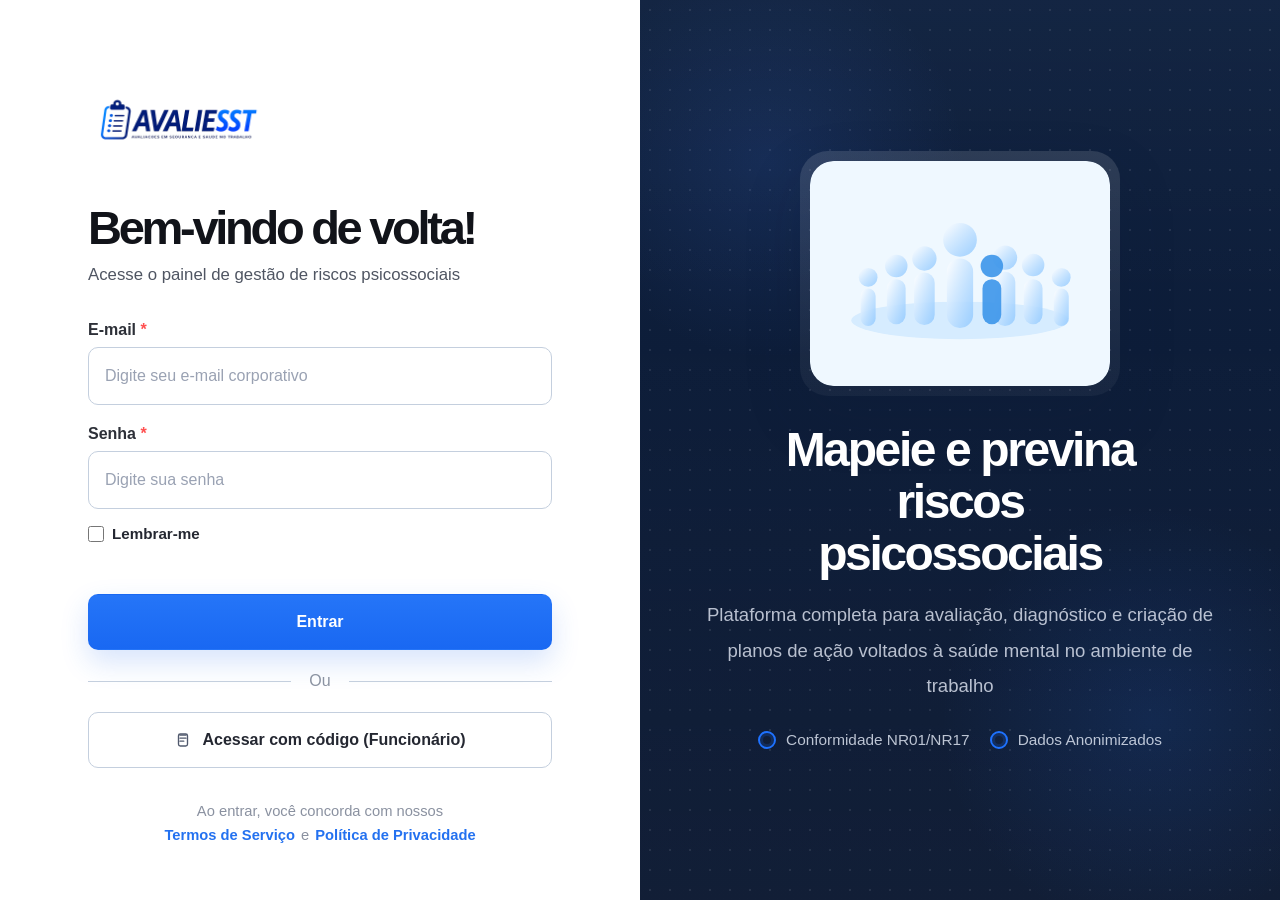
<file: index.html>
<!DOCTYPE html>
<html lang="pt-BR">
  <head>
    <meta charset="UTF-8" />
    <meta name="viewport" content="width=device-width, initial-scale=1.0" />
    <title>AvaliESST | Login</title>
    <link rel="stylesheet" href="styles.css" />
  </head>
  <body>
    <main class="login-shell">
      <section class="login-panel" aria-label="Acesso ao sistema">
        <div class="brand">
          <img class="brand__logo" src="img/logo.png" alt="AvalieSST" />
        </div>

        <header class="login-copy">
          <h1>Bem-vindo de volta!</h1>
          <p>Acesse o painel de gestão de riscos psicossociais</p>
        </header>

        <form class="login-form" novalidate>
          <label class="field">
            <span class="field__label">E-mail <strong>*</strong></span>
            <input id="email" name="email" type="email" placeholder="Digite seu e-mail corporativo" />
          </label>

          <label class="field">
            <span class="field__label">Senha <strong>*</strong></span>
            <input id="password" name="password" type="password" placeholder="Digite sua senha" />
          </label>

          <div class="login-form__row">
            <label class="check">
              <input type="checkbox" />
              <span>Lembrar-me</span>
            </label>
          </div>

          <p class="form-feedback" data-login-feedback aria-live="polite"></p>

          <button class="primary-button" type="submit">Entrar</button>

          <div class="divider" aria-hidden="true">
            <span></span>
            <small>Ou</small>
            <span></span>
          </div>

          <a class="secondary-button" href="acesso-funcionario.html">
            <span class="secondary-button__icon" aria-hidden="true">
              <svg viewBox="0 0 24 24" role="presentation">
                <path d="M8 5.5h8M8 9.5h8M8 13.5h5" fill="none" stroke="currentColor" stroke-linecap="round" stroke-width="1.8" />
                <rect x="6" y="4" width="12" height="16" rx="2.4" fill="none" stroke="currentColor" stroke-width="1.8" />
              </svg>
            </span>
            Acessar com código (Funcionário)
          </a>
        </form>

        <footer class="login-footer">
          <p>Ao entrar, você concorda com nossos</p>
          <div>
            <button class="text-link" type="button">Termos de Serviço</button>
            <span>e</span>
            <button class="text-link" type="button">Política de Privacidade</button>
          </div>
        </footer>
      </section>

      <section class="feature-panel" aria-label="Destaques da plataforma">
        <div class="feature-panel__inner">
          <div class="hero-card" aria-hidden="true">
            <svg viewBox="0 0 320 240" role="presentation">
              <defs>
                <linearGradient id="glow" x1="0%" y1="0%" x2="100%" y2="100%">
                  <stop offset="0%" stop-color="#ffffff" stop-opacity="1" />
                  <stop offset="100%" stop-color="#8dc7ff" stop-opacity="0.82" />
                </linearGradient>
              </defs>
              <rect x="0" y="0" width="320" height="240" rx="24" fill="#eff8ff" />
              <ellipse cx="160" cy="170" rx="116" ry="20" fill="#d6ecff" />
              <g fill="url(#glow)">
                <circle cx="160" cy="84" r="18" />
                <rect x="146" y="104" width="28" height="74" rx="14" />
                <circle cx="92" cy="112" r="12" />
                <rect x="82" y="126" width="20" height="48" rx="10" />
                <circle cx="122" cy="104" r="13" />
                <rect x="111" y="119" width="22" height="56" rx="11" />
                <circle cx="208" cy="103" r="13" />
                <rect x="197" y="118" width="22" height="58" rx="11" />
                <circle cx="238" cy="111" r="12" />
                <rect x="228" y="126" width="20" height="48" rx="10" />
                <circle cx="62" cy="124" r="10" />
                <rect x="54" y="136" width="16" height="40" rx="8" />
                <circle cx="268" cy="124" r="10" />
                <rect x="260" y="136" width="16" height="40" rx="8" />
              </g>
              <g fill="#3d96ea" opacity="0.9">
                <circle cx="194" cy="112" r="12" />
                <rect x="184" y="126" width="20" height="48" rx="10" />
              </g>
            </svg>
          </div>

          <div class="feature-copy">
            <h2>Mapeie e previna riscos psicossociais</h2>
            <p>
              Plataforma completa para avaliação, diagnóstico e criação de planos de ação voltados à saúde mental no ambiente de trabalho
            </p>
          </div>

          <div class="feature-highlights">
            <span class="feature-pill">Conformidade NR01/NR17</span>
            <span class="feature-pill">Dados Anonimizados</span>
          </div>
        </div>
      </section>
    </main>

    <script src="api-client.js"></script>
    <script src="script.js"></script>
  </body>
</html>
</file>
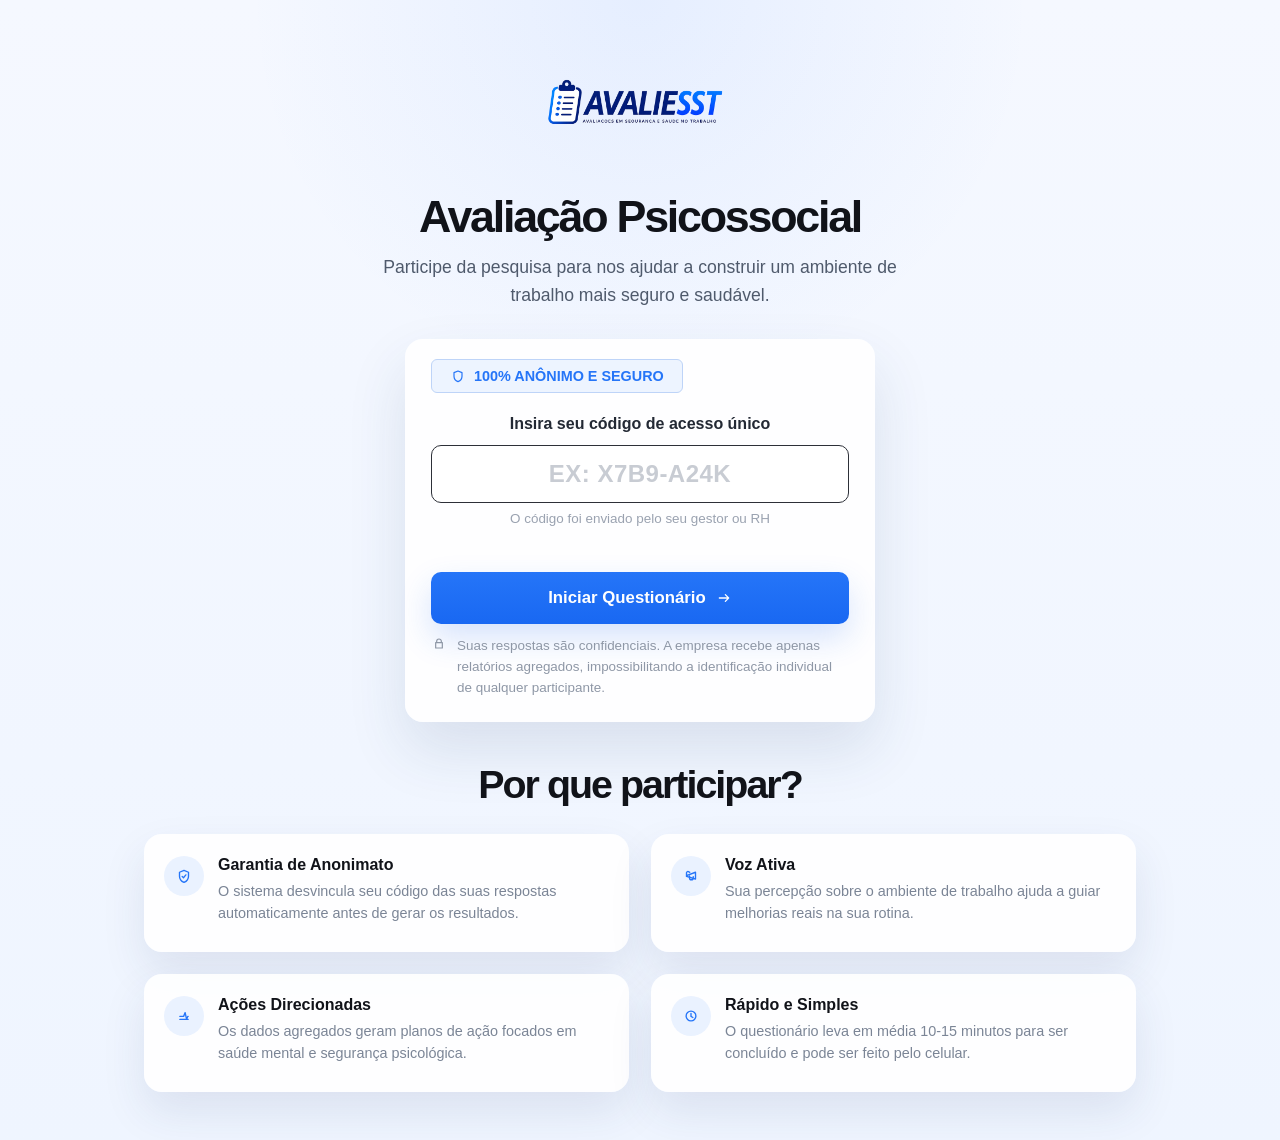
<file: acesso-funcionario.html>
<!DOCTYPE html>
<html lang="pt-BR">
  <head>
    <meta charset="UTF-8" />
    <meta name="viewport" content="width=device-width, initial-scale=1.0" />
    <title>AvaliESST | Acesso do Funcionário</title>
    <link rel="stylesheet" href="styles.css" />
  </head>
  <body class="employee-access-body">
    <main class="employee-access-shell">
      <section class="employee-access-hero">
        <img class="employee-access-logo" src="img/logo.png" alt="AvalieSST" />
        <h1>Avaliação Psicossocial</h1>
        <p>
          Participe da pesquisa para nos ajudar a construir um ambiente de trabalho
          mais seguro e saudável.
        </p>
      </section>

      <section class="employee-access-card" aria-label="Código de acesso">
        <div class="employee-access-badge">
          <svg viewBox="0 0 24 24" role="presentation">
            <path d="M12 4.5 18 7v5.2c0 3.5-2.2 6.7-6 8.3-3.8-1.6-6-4.8-6-8.3V7l6-2.5Z" fill="none" stroke="currentColor" stroke-linejoin="round" stroke-width="1.8" />
          </svg>
          <span>100% ANÔNIMO E SEGURO</span>
        </div>

        <form class="employee-code-form" novalidate>
          <label class="employee-code-field">
            <span>Insira seu código de acesso único</span>
            <input
              id="employeeAccessCode"
              name="employeeAccessCode"
              type="text"
              placeholder="EX: X7B9-A24K"
            />
          </label>

          <p class="employee-code-help">O código foi enviado pelo seu gestor ou RH</p>
          <p class="employee-code-feedback" data-employee-code-feedback aria-live="polite"></p>

          <button class="employee-code-button" type="submit">
            <span>Iniciar Questionário</span>
            <svg viewBox="0 0 24 24" role="presentation">
              <path d="M5 12h14m-5-5 5 5-5 5" fill="none" stroke="currentColor" stroke-linecap="round" stroke-linejoin="round" stroke-width="1.9" />
            </svg>
          </button>
        </form>

        <div class="employee-access-note">
          <svg viewBox="0 0 24 24" role="presentation">
            <path d="M8.5 10V8a3.5 3.5 0 1 1 7 0v2M7 10h10v8H7z" fill="none" stroke="currentColor" stroke-linejoin="round" stroke-width="1.8" />
          </svg>
          <p>
            Suas respostas são confidenciais. A empresa recebe apenas relatórios
            agregados, impossibilitando a identificação individual de qualquer
            participante.
          </p>
        </div>
      </section>

      <section class="employee-benefits" aria-label="Motivos para participar">
        <h2>Por que participar?</h2>

        <div class="employee-benefits-grid">
          <article class="employee-benefit-card">
            <span class="employee-benefit-icon">
              <svg viewBox="0 0 24 24" role="presentation">
                <path d="M12 4.5 18 7v5.2c0 3.5-2.2 6.7-6 8.3-3.8-1.6-6-4.8-6-8.3V7l6-2.5Z" fill="none" stroke="currentColor" stroke-linejoin="round" stroke-width="1.8" />
                <path d="m9.5 12.5 1.8 1.8 3.2-3.8" fill="none" stroke="currentColor" stroke-linecap="round" stroke-linejoin="round" stroke-width="1.8" />
              </svg>
            </span>
            <div>
              <h3>Garantia de Anonimato</h3>
              <p>O sistema desvincula seu código das suas respostas automaticamente antes de gerar os resultados.</p>
            </div>
          </article>

          <article class="employee-benefit-card">
            <span class="employee-benefit-icon">
              <svg viewBox="0 0 24 24" role="presentation">
                <path d="M6 11.5 18 7v9L6 12.5V7.8a1.8 1.8 0 0 1 2.6-1.6L11 7.4" fill="none" stroke="currentColor" stroke-linejoin="round" stroke-width="1.8" />
                <path d="M10 12v2.5a2.5 2.5 0 0 0 5 0V13" fill="none" stroke="currentColor" stroke-linecap="round" stroke-width="1.8" />
              </svg>
            </span>
            <div>
              <h3>Voz Ativa</h3>
              <p>Sua percepção sobre o ambiente de trabalho ajuda a guiar melhorias reais na sua rotina.</p>
            </div>
          </article>

          <article class="employee-benefit-card">
            <span class="employee-benefit-icon">
              <svg viewBox="0 0 24 24" role="presentation">
                <path d="M6.5 16.5h11M6.5 12.5h5l2-5 2 9 1.5-4h.5" fill="none" stroke="currentColor" stroke-linecap="round" stroke-linejoin="round" stroke-width="1.8" />
              </svg>
            </span>
            <div>
              <h3>Ações Direcionadas</h3>
              <p>Os dados agregados geram planos de ação focados em saúde mental e segurança psicológica.</p>
            </div>
          </article>

          <article class="employee-benefit-card">
            <span class="employee-benefit-icon">
              <svg viewBox="0 0 24 24" role="presentation">
                <circle cx="12" cy="12" r="6.5" fill="none" stroke="currentColor" stroke-width="1.8" />
                <path d="M12 8.5v4l2.5 1.5" fill="none" stroke="currentColor" stroke-linecap="round" stroke-width="1.8" />
              </svg>
            </span>
            <div>
              <h3>Rápido e Simples</h3>
              <p>O questionário leva em média 10-15 minutos para ser concluído e pode ser feito pelo celular.</p>
            </div>
          </article>
        </div>
      </section>
    </main>

    <script src="api-client.js?v=20260420"></script>
    <script src="employee-access.js?v=20260420"></script>
  </body>
</html>
</file>
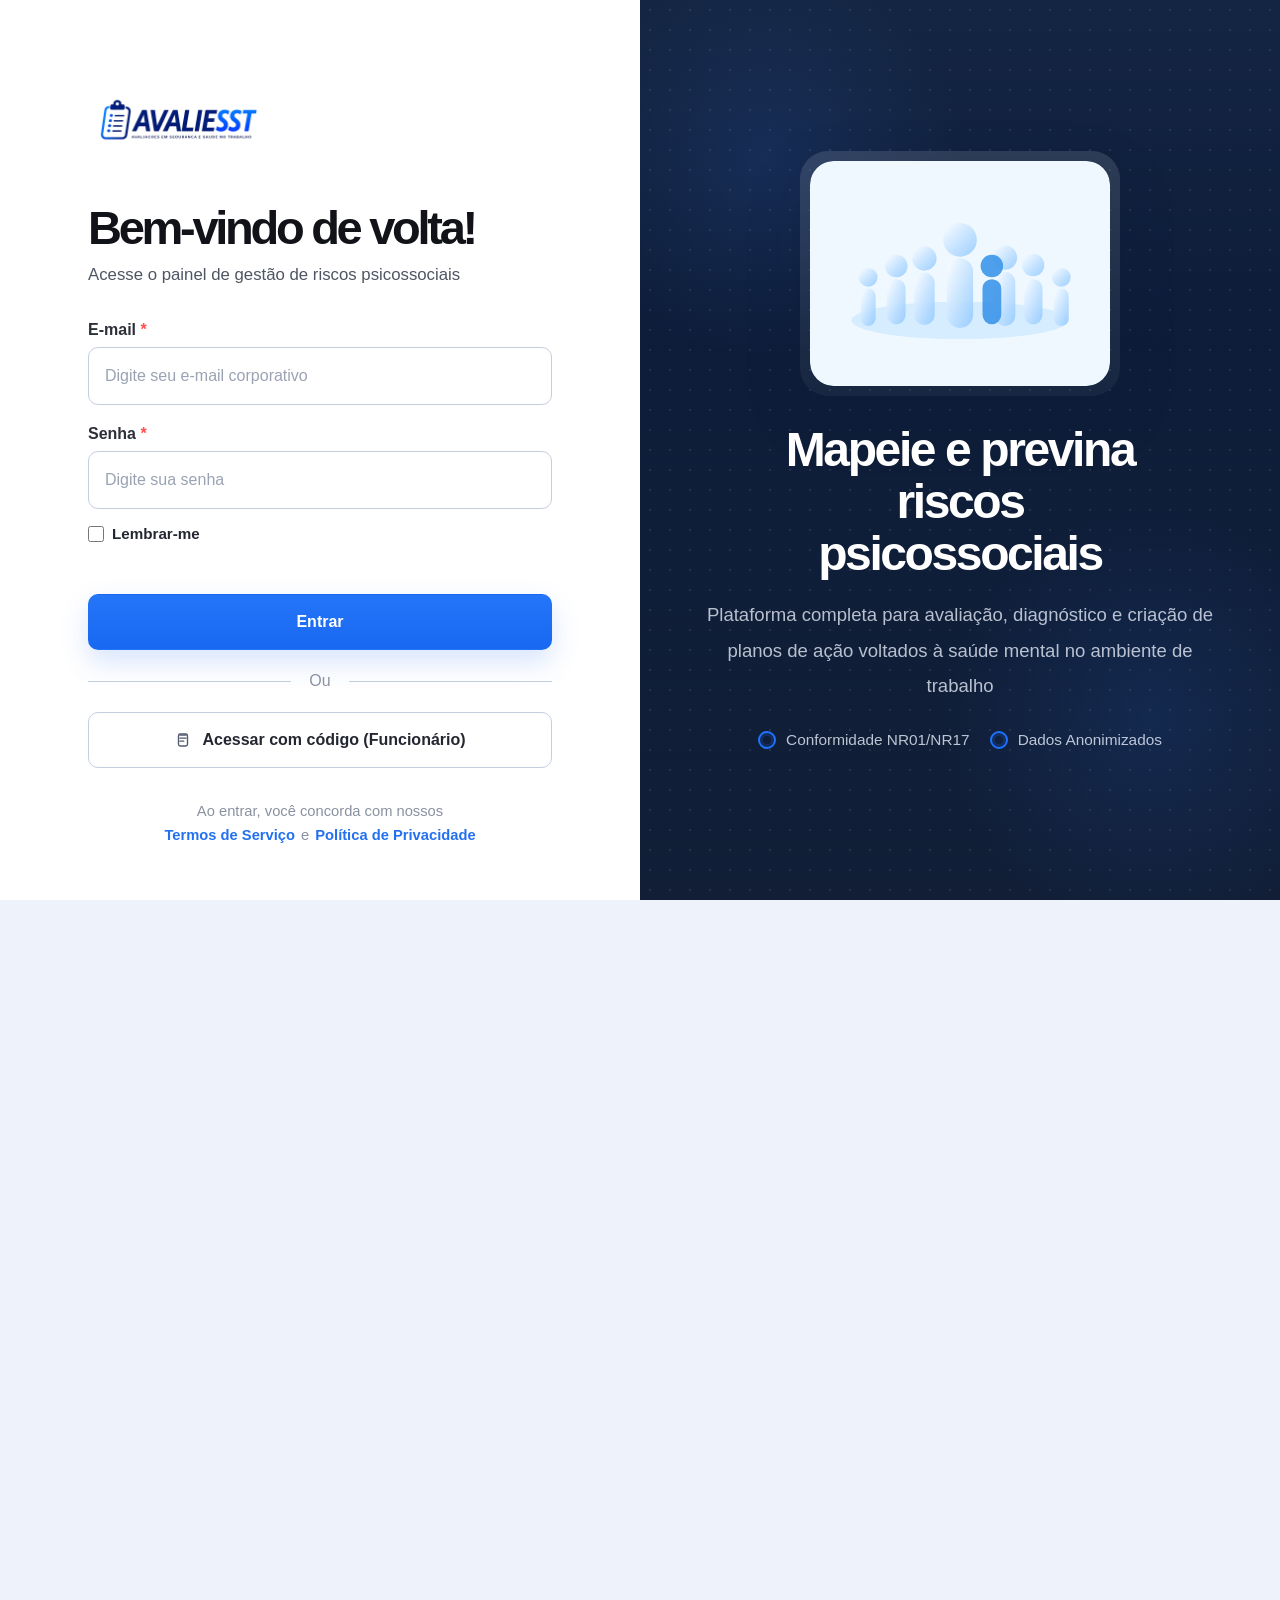
<file: action-plan-editor.html>
<!DOCTYPE html>
<html lang="pt-BR">
  <head>
    <meta charset="UTF-8" />
    <meta name="viewport" content="width=device-width, initial-scale=1.0" />
    <title>AvaliESST | Plano de Ação</title>
    <link rel="stylesheet" href="dashboard.css?v=20260425resp4" />
  </head>
  <body class="dashboard-body">
    <header class="app-header">
      <div class="app-header__brand">
        <img class="app-header__logo" src="img/logo.png" alt="AvalieSST" />
      </div>

      <div class="app-header__title">
        <span>Admin &gt; Plano de Ação</span>
        <h1>Editar Plano de Ação</h1>
      </div>

      <div class="app-header__actions">
        <a class="header-action header-action--light" href="dashboard.html">Voltar ao Dashboard</a>
        <a class="header-action" href="relatorios.html" data-action-plan-report-link>Ver Relatório</a>
      </div>
    </header>

    <div class="header-divider"></div>

    <main class="dashboard-shell">
      <aside class="sidebar">
        <nav class="sidebar__nav" aria-label="Menu principal">
          <a class="sidebar-link sidebar-link--active" href="dashboard.html">
            <span class="sidebar-link__icon">
              <svg viewBox="0 0 24 24" role="presentation">
                <circle cx="12" cy="8" r="3.2" fill="none" stroke="currentColor" stroke-width="1.8" />
                <path d="M5.8 18a6.2 6.2 0 0 1 12.4 0" fill="none" stroke="currentColor" stroke-linecap="round" stroke-width="1.8" />
              </svg>
            </span>
            <span>Admin</span>
          </a>

          <a class="sidebar-link" href="setores-funcao.html">
            <span class="sidebar-link__icon">
              <svg viewBox="0 0 24 24" role="presentation">
                <circle cx="8" cy="9" r="2.4" fill="none" stroke="currentColor" stroke-width="1.6" />
                <circle cx="16" cy="8" r="2" fill="none" stroke="currentColor" stroke-width="1.6" />
                <path d="M4.5 17.5a3.5 3.5 0 0 1 7 0m1-1.3a3 3 0 0 1 5.5 1.3" fill="none" stroke="currentColor" stroke-linecap="round" stroke-width="1.6" />
              </svg>
            </span>
            <span>Setores e Função</span>
          </a>

          <a class="sidebar-link" href="formularios.html">
            <span class="sidebar-link__icon">
              <svg viewBox="0 0 24 24" role="presentation">
                <path d="M8 5.5h8M8 9.5h8M8 13.5h5" fill="none" stroke="currentColor" stroke-linecap="round" stroke-width="1.7" />
                <rect x="6" y="4" width="12" height="16" rx="2.1" fill="none" stroke="currentColor" stroke-width="1.7" />
              </svg>
            </span>
            <span>Formulários</span>
          </a>

          <a class="sidebar-link" href="relatorios.html">
            <span class="sidebar-link__icon">
              <svg viewBox="0 0 24 24" role="presentation">
                <path d="M7 6.5h10M7 10.5h10M7 14.5h6" fill="none" stroke="currentColor" stroke-linecap="round" stroke-width="1.7" />
                <path d="M6.5 4h7L18 8.5V18a2 2 0 0 1-2 2h-9a2 2 0 0 1-2-2V6a2 2 0 0 1 2-2Z" fill="none" stroke="currentColor" stroke-linejoin="round" stroke-width="1.7" />
              </svg>
            </span>
            <span>Relatórios</span>
          </a>
        </nav>

        <div class="sidebar__footer">
          <div class="user-chip">
            <div class="user-chip__avatar">A</div>
            <div class="user-chip__meta">
              <strong>Admin Principal</strong>
              <span data-user-email>admin@avaliiesst.com</span>
            </div>
          </div>
          <button class="logout-button" type="button" data-logout aria-label="Sair">
            <svg viewBox="0 0 24 24" role="presentation">
              <path d="M10 7H7.5A1.5 1.5 0 0 0 6 8.5v7A1.5 1.5 0 0 0 7.5 17H10" fill="none" stroke="currentColor" stroke-linecap="round" stroke-width="1.6" />
              <path d="m13 15 3-3-3-3M16 12H9" fill="none" stroke="currentColor" stroke-linecap="round" stroke-linejoin="round" stroke-width="1.6" />
            </svg>
          </button>
        </div>
      </aside>

      <section class="dashboard-main">
        <section class="section-banner">
          <h2 data-action-plan-scope-title>Plano de Ação do Escopo</h2>
        </section>

        <section class="metrics-grid action-plan-metrics">
          <article class="metric-card">
            <div class="metric-card__top">
              <span class="metric-card__title">Empresa</span>
            </div>
            <strong class="metric-card__value action-plan-metric-text" data-action-plan-company-name>--</strong>
            <span class="metric-card__hint metric-card__hint--blue">Contexto atual do plano.</span>
          </article>

          <article class="metric-card">
            <div class="metric-card__top">
              <span class="metric-card__title">Escopo</span>
            </div>
            <strong class="metric-card__value action-plan-metric-text" data-action-plan-scope-name>--</strong>
            <span class="metric-card__hint metric-card__hint--blue" data-action-plan-period-label>Período atual.</span>
          </article>

          <article class="metric-card">
            <div class="metric-card__top">
              <span class="metric-card__title">Risco Atual</span>
            </div>
            <strong class="metric-card__value action-plan-metric-text" data-action-plan-risk-label>--</strong>
            <span class="metric-card__hint metric-card__hint--red" data-action-plan-risk-index>Índice consolidado.</span>
          </article>

          <article class="metric-card">
            <div class="metric-card__top">
              <span class="metric-card__title">Ações Cadastradas</span>
            </div>
            <strong class="metric-card__value" data-action-plan-total-items>0</strong>
            <span class="metric-card__hint metric-card__hint--green">Essas ações passam a aparecer no relatório.</span>
          </article>
        </section>

        <section class="companies-panel action-plan-editor-panel">
          <div class="panel__header action-plan-editor-panel__header">
            <div>
              <h2 data-action-plan-form-title>Nova Ação</h2>
              <p>Cadastre ou edite as ações do plano para este escopo. O que for salvo aqui será usado no preview e nas exportações do relatório.</p>
            </div>

            <button class="header-action header-action--light" type="button" data-action-plan-new>
              Nova Ação
            </button>
          </div>

          <form class="action-plan-form" data-action-plan-form novalidate>
            <input type="hidden" data-action-plan-item-id />

            <div class="company-builder__grid action-plan-form__grid">
              <label class="company-builder__field company-builder__field--wide">
                <span>Fator de risco</span>
                <input type="text" data-action-plan-factor placeholder="Ex.: Sobrecarga de tarefas e prazos" />
              </label>

              <label class="company-builder__field company-builder__field--wide action-plan-field">
                <span>Ação recomendada</span>
                <textarea rows="4" data-action-plan-text placeholder="Descreva a ação que será executada para reduzir o risco identificado."></textarea>
              </label>

              <label class="company-builder__field">
                <span>Prazo</span>
                <input type="text" data-action-plan-deadline placeholder="Ex.: 30 dias" />
              </label>

              <label class="company-builder__field">
                <span>Status no relatório</span>
                <select data-action-plan-status></select>
              </label>

              <label class="company-builder__field">
                <span>Responsável</span>
                <input type="text" data-action-plan-responsible placeholder="Ex.: RH / Gestor da área" />
              </label>

              <label class="company-builder__field company-builder__field--wide action-plan-field">
                <span>Observações</span>
                <textarea rows="3" data-action-plan-notes placeholder="Informações complementares, evidências ou observações da ação."></textarea>
              </label>
            </div>

            <p class="stack-feedback" data-action-plan-feedback aria-live="polite"></p>

            <div class="form-builder__actions">
              <button class="form-builder__ghost" type="button" data-action-plan-cancel>Cancelar edição</button>
              <button class="form-builder__primary" type="submit">Salvar ação</button>
            </div>
          </form>
        </section>

        <section class="table-panel action-plan-list-panel">
          <div class="panel__header">
            <div>
              <h2>Ações Salvas</h2>
              <p>Esses itens são os que vão aparecer no plano de ação do relatório desta empresa e deste escopo.</p>
            </div>
          </div>

          <div class="action-plan-list" data-action-plan-list></div>
        </section>
      </section>
    </main>

    <script src="api-client.js?v=20260421u2"></script>
    <script src="dashboard.js?v=20260425resp4"></script>
    <script src="action-plan-editor.js?v=20260421ort1"></script>
  </body>
</html>
</file>
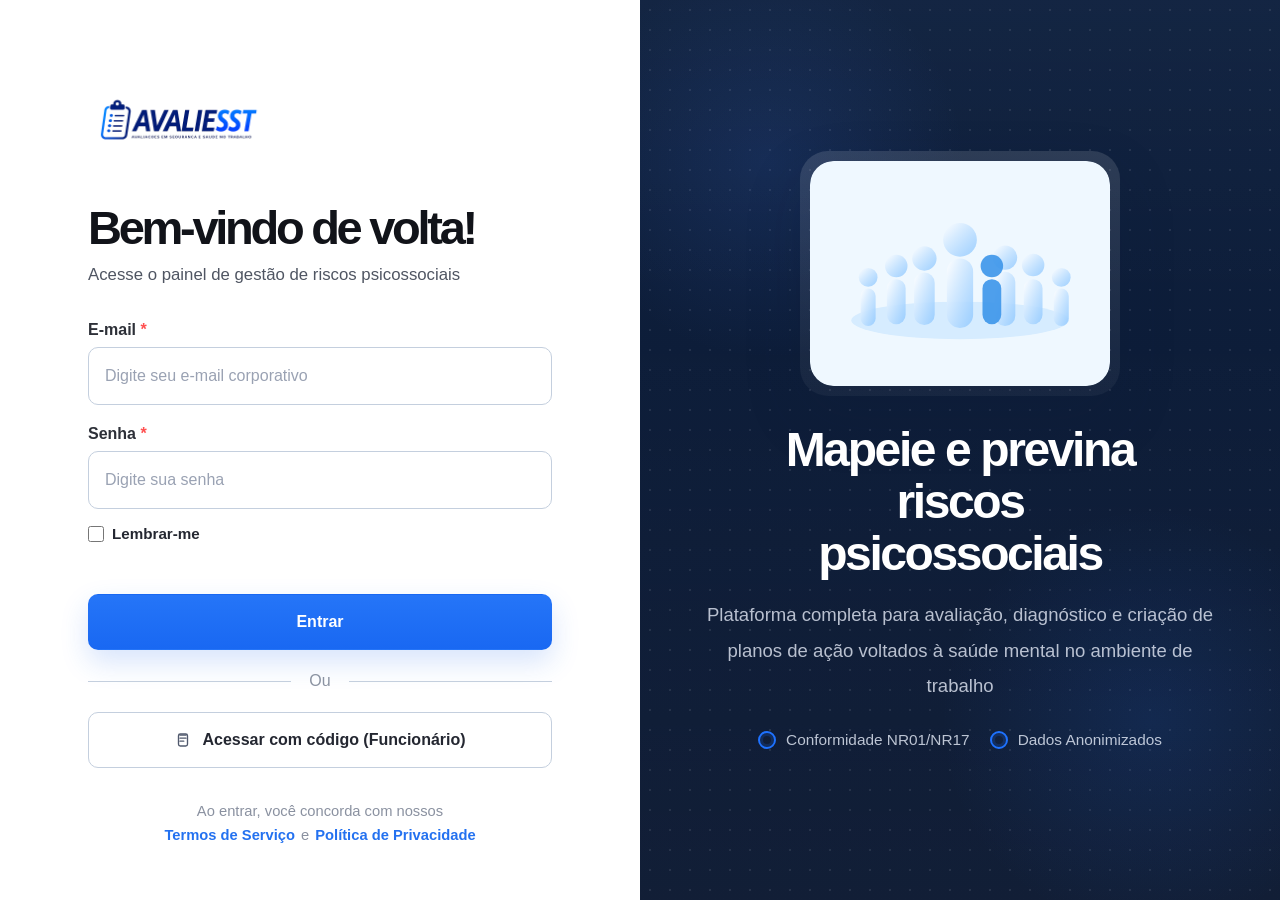
<file: dashboard.html>
<!DOCTYPE html>
<html lang="pt-BR">
  <head>
    <meta charset="UTF-8" />
    <meta name="viewport" content="width=device-width, initial-scale=1.0" />
    <title>AvaliESST | Dashboard Administrativo</title>
    <link rel="stylesheet" href="dashboard.css?v=20260425resp4" />
  </head>
  <body class="dashboard-body">
    <header class="app-header">
      <div class="app-header__brand">
        <img class="app-header__logo" src="img/logo.png" alt="AvalieSST" />
      </div>

      <div class="app-header__title">
        <span>Admin &gt;</span>
        <h1>Dashboard Administrativo</h1>
      </div>

      <div class="app-header__actions">
        <button class="header-action header-action--light" type="button" data-open-users-modal>
          <svg viewBox="0 0 24 24" role="presentation">
            <circle cx="9" cy="8.5" r="2.5" fill="none" stroke="currentColor" stroke-width="1.8" />
            <path d="M4.8 17a4.2 4.2 0 0 1 8.4 0" fill="none" stroke="currentColor" stroke-linecap="round" stroke-width="1.8" />
            <path d="M16 8h4m-2-2v4M15.5 16h4.5" fill="none" stroke="currentColor" stroke-linecap="round" stroke-width="1.8" />
          </svg>
          Gerenciador de Usuários
        </button>
        <a class="header-action" href="formularios.html">
          <svg viewBox="0 0 24 24" role="presentation">
            <path d="M12 6v12M6 12h12" fill="none" stroke="currentColor" stroke-linecap="round" stroke-width="2" />
          </svg>
          Novo Formulário
        </a>
        <a class="header-action" href="nova-empresa.html">
          <svg viewBox="0 0 24 24" role="presentation">
            <path d="M12 6v12M6 12h12" fill="none" stroke="currentColor" stroke-linecap="round" stroke-width="2" />
          </svg>
          Nova Empresa
        </a>
        <a class="header-action" href="geracao-acesso.html">
          <svg viewBox="0 0 24 24" role="presentation">
            <path d="M12 5v9m0 0 3-3m-3 3-3-3" fill="none" stroke="currentColor" stroke-linecap="round" stroke-linejoin="round" stroke-width="1.8" />
            <path d="M6.5 16v1.5A1.5 1.5 0 0 0 8 19h8a1.5 1.5 0 0 0 1.5-1.5V16" fill="none" stroke="currentColor" stroke-linecap="round" stroke-width="1.8" />
          </svg>
          Geração de Acesso
        </a>
      </div>
    </header>

    <div class="header-divider"></div>

    <main class="dashboard-shell">
      <aside class="sidebar">
        <nav class="sidebar__nav" aria-label="Menu principal">
          <a class="sidebar-link sidebar-link--active" href="dashboard.html">
            <span class="sidebar-link__icon">
              <svg viewBox="0 0 24 24" role="presentation">
                <circle cx="12" cy="8" r="3.2" fill="none" stroke="currentColor" stroke-width="1.8" />
                <path d="M5.8 18a6.2 6.2 0 0 1 12.4 0" fill="none" stroke="currentColor" stroke-linecap="round" stroke-width="1.8" />
              </svg>
            </span>
            <span>Admin</span>
          </a>

          <a class="sidebar-link" href="setores-funcao.html">
            <span class="sidebar-link__icon">
              <svg viewBox="0 0 24 24" role="presentation">
                <circle cx="8" cy="9" r="2.4" fill="none" stroke="currentColor" stroke-width="1.6" />
                <circle cx="16" cy="8" r="2" fill="none" stroke="currentColor" stroke-width="1.6" />
                <path d="M4.5 17.5a3.5 3.5 0 0 1 7 0m1-1.3a3 3 0 0 1 5.5 1.3" fill="none" stroke="currentColor" stroke-linecap="round" stroke-width="1.6" />
              </svg>
            </span>
            <span>Setores e Função</span>
          </a>

          <a class="sidebar-link" href="formularios.html">
            <span class="sidebar-link__icon">
              <svg viewBox="0 0 24 24" role="presentation">
                <path d="M8 5.5h8M8 9.5h8M8 13.5h5" fill="none" stroke="currentColor" stroke-linecap="round" stroke-width="1.7" />
                <rect x="6" y="4" width="12" height="16" rx="2.1" fill="none" stroke="currentColor" stroke-width="1.7" />
              </svg>
            </span>
            <span>Formulários</span>
          </a>

          <a class="sidebar-link" href="relatorios.html">
            <span class="sidebar-link__icon">
              <svg viewBox="0 0 24 24" role="presentation">
                <path d="M7 6.5h10M7 10.5h10M7 14.5h6" fill="none" stroke="currentColor" stroke-linecap="round" stroke-width="1.7" />
                <path d="M6.5 4h7L18 8.5V18a2 2 0 0 1-2 2h-9a2 2 0 0 1-2-2V6a2 2 0 0 1 2-2Z" fill="none" stroke="currentColor" stroke-linejoin="round" stroke-width="1.7" />
              </svg>
            </span>
            <span>Relatórios</span>
          </a>
        </nav>

        <div class="sidebar__footer">
          <div class="user-chip">
            <div class="user-chip__avatar">A</div>
            <div class="user-chip__meta">
              <strong>Admin Principal</strong>
              <span data-user-email>admin@avaliiesst.com</span>
            </div>
          </div>
          <button class="logout-button" type="button" data-logout aria-label="Sair">
            <svg viewBox="0 0 24 24" role="presentation">
              <path d="M10 7H7.5A1.5 1.5 0 0 0 6 8.5v7A1.5 1.5 0 0 0 7.5 17H10" fill="none" stroke="currentColor" stroke-linecap="round" stroke-width="1.6" />
              <path d="m13 15 3-3-3-3M16 12H9" fill="none" stroke="currentColor" stroke-linecap="round" stroke-linejoin="round" stroke-width="1.6" />
            </svg>
          </button>
        </div>
      </aside>

      <section class="dashboard-main">
        <section class="metrics-grid" aria-label="Indicadores principais">
          <article class="metric-card">
            <div class="metric-card__top">
              <span class="metric-card__title">Empresas Ativas</span>
              <span class="metric-card__icon metric-card__icon--blue">
                <svg viewBox="0 0 24 24" role="presentation">
                  <rect x="7" y="5" width="10" height="14" rx="2" fill="none" stroke="currentColor" stroke-width="1.6" />
                  <path d="M10 9h4M10 12h4M10 15h2" fill="none" stroke="currentColor" stroke-linecap="round" stroke-width="1.6" />
                </svg>
              </span>
            </div>
            <strong class="metric-card__value" data-dashboard-active-companies>0</strong>
            <span class="metric-card__hint metric-card__hint--green" data-dashboard-active-companies-hint>Empresas ativas no ambiente.</span>
          </article>

          <article class="metric-card">
            <div class="metric-card__top">
              <span class="metric-card__title">Avaliações em Andamento</span>
              <span class="metric-card__icon metric-card__icon--sky">
                <svg viewBox="0 0 24 24" role="presentation">
                  <path d="M12 5.5a6.5 6.5 0 1 0 6.5 6.5" fill="none" stroke="currentColor" stroke-linecap="round" stroke-width="1.8" />
                  <circle cx="18.5" cy="12" r="1" fill="currentColor" />
                </svg>
              </span>
            </div>
            <strong class="metric-card__value" data-dashboard-in-progress>0</strong>
            <span class="metric-card__hint metric-card__hint--blue" data-dashboard-in-progress-hint>Sessões abertas para a empresa filtrada.</span>
          </article>

          <article class="metric-card">
            <div class="metric-card__top">
              <span class="metric-card__title">Taxa de Conformidade</span>
              <span class="metric-card__icon metric-card__icon--soft"></span>
            </div>
            <strong class="metric-card__value" data-dashboard-compliance>0%</strong>
            <div class="metric-progress" aria-hidden="true"><span data-dashboard-compliance-bar style="width: 0%;"></span></div>
            <span class="metric-card__hint metric-card__hint--blue" data-dashboard-compliance-hint>Taxa de resposta do período atual.</span>
          </article>

          <article class="metric-card">
            <div class="metric-card__top">
              <span class="metric-card__title">Ações Pendentes</span>
              <span class="metric-card__icon metric-card__icon--red">
                <svg viewBox="0 0 24 24" role="presentation">
                  <path d="M12 7.4 16.6 16H7.4L12 7.4Z" fill="none" stroke="currentColor" stroke-linejoin="round" stroke-width="1.8" />
                  <path d="M12 10.8v2.8m0 1.8h.01" fill="none" stroke="currentColor" stroke-linecap="round" stroke-width="1.8" />
                </svg>
              </span>
            </div>
            <strong class="metric-card__value" data-dashboard-pending-actions>0</strong>
            <span class="metric-card__hint metric-card__hint--red" data-dashboard-pending-actions-hint>Setores e funções com risco moderado ou alto.</span>
          </article>
        </section>

        <section class="charts-grid">
          <article class="panel panel--wide">
            <div class="panel__header">
              <div>
                <h2>Evolução de Avaliações</h2>
                <p data-dashboard-chart-subtitle>Volume de avaliações concluídas nos últimos meses</p>
              </div>
            </div>
            <div class="line-chart" data-dashboard-line-chart></div>
          </article>

          <article class="panel panel--status">
            <div class="panel__header">
              <div>
                <h2>Status das Coletas</h2>
                <p>Distribuição geral das sessões da empresa selecionada</p>
              </div>
            </div>
            <div class="donut-wrap">
              <div class="donut-chart" data-dashboard-donut-chart></div>
            </div>
            <div class="legend" data-dashboard-donut-legend></div>
          </article>
        </section>

        <section class="section-banner">
          <h2>Plano de Ação</h2>
        </section>

        <section class="filters-panel">
          <div class="filters-grid">
            <label class="filter-field">
              <span>Empresa</span>
              <select data-dashboard-company-filter></select>
            </label>
            <label class="filter-field">
              <span>Setor</span>
              <select data-dashboard-sector-filter></select>
            </label>
            <label class="filter-field">
              <span>Funções</span>
              <select data-dashboard-function-filter></select>
            </label>
            <label class="filter-field">
              <span>Período</span>
              <select data-dashboard-period-filter>
                <option value="30">Últimos 30 dias</option>
                <option value="90">Últimos 90 dias</option>
                <option value="180" selected>Últimos 6 meses</option>
                <option value="365">Últimos 12 meses</option>
                <option value="all">Todo o histórico</option>
              </select>
            </label>
            <div class="filters-action">
              <button class="filter-button" type="button" data-dashboard-apply>Filtrar</button>
            </div>
          </div>
        </section>

        <section class="table-panel">
          <div class="table-panel__head">
            <span>Setor / Função</span>
            <span>Colaboradores</span>
            <span>Riscos Identificados</span>
            <span>Ações</span>
          </div>
          <div data-dashboard-plan-body></div>
        </section>
      </section>
    </main>

    <section class="form-modal users-modal" data-users-modal hidden>
      <div class="form-modal__backdrop" data-close-users-modal></div>

      <div class="form-modal__dialog users-modal__dialog">
        <header class="form-modal__header">
          <div>
            <span class="form-modal__eyebrow">Administração de acessos</span>
            <h2>Gerenciador de Usuários</h2>
          </div>

          <button class="form-modal__close" type="button" data-close-users-modal aria-label="Fechar">
            <svg viewBox="0 0 24 24" role="presentation">
              <path d="m7 7 10 10M17 7 7 17" fill="none" stroke="currentColor" stroke-linecap="round" stroke-width="2" />
            </svg>
          </button>
        </header>

        <div class="users-manager">
          <section class="form-builder__section">
            <div class="form-builder__section-head">
              <div>
                <h3>Usuários cadastrados</h3>
                <p>Crie logins do tipo admin ou vincule usuários a uma empresa específica.</p>
              </div>

              <button class="form-builder__ghost" type="button" data-users-new>Novo usuário</button>
            </div>

            <div class="users-manager__list" data-users-list></div>
          </section>

          <section class="form-builder__section">
            <div class="form-builder__section-head">
              <div>
                <h3 data-users-form-title>Novo usuário</h3>
                <p>E-mail e senha definem o acesso. Para perfil empresa, selecione a empresa vinculada.</p>
              </div>
            </div>

            <form class="users-form" data-users-form>
              <input type="hidden" data-users-id />

              <div class="company-builder__grid">
                <label class="company-builder__field">
                  <span>E-mail</span>
                  <input type="email" placeholder="usuario@empresa.com" data-users-email />
                </label>

                <label class="company-builder__field">
                  <span>Senha</span>
                  <input type="password" placeholder="Digite a senha" data-users-password />
                </label>

                <label class="company-builder__field">
                  <span>Tipo de usuário</span>
                  <select data-users-role>
                    <option value="admin">Admin</option>
                    <option value="company">Empresa</option>
                  </select>
                </label>

                <label class="company-builder__field" data-users-company-field hidden>
                  <span>Empresa vinculada</span>
                  <select data-users-company></select>
                </label>
              </div>

              <label class="users-checkbox">
                <input type="checkbox" data-users-active checked />
                <span>Usuário ativo</span>
              </label>

              <p class="form-builder__feedback" data-users-feedback aria-live="polite"></p>

              <div class="form-builder__actions">
                <div class="form-builder__actions-group">
                  <button class="form-builder__ghost users-form__danger" type="button" data-users-delete hidden>
                    Excluir usuário
                  </button>
                  <button class="form-builder__ghost" type="button" data-users-cancel>
                    Cancelar
                  </button>
                </div>

                <button class="form-builder__primary" type="submit" data-users-save>
                  Salvar usuário
                </button>
              </div>
            </form>
          </section>
        </div>
      </div>
    </section>

    <script src="api-client.js?v=20260421u2"></script>
    <script src="dashboard.js?v=20260425resp4"></script>
    <script src="users-manager.js?v=20260421ort1"></script>
  </body>
</html>
</file>
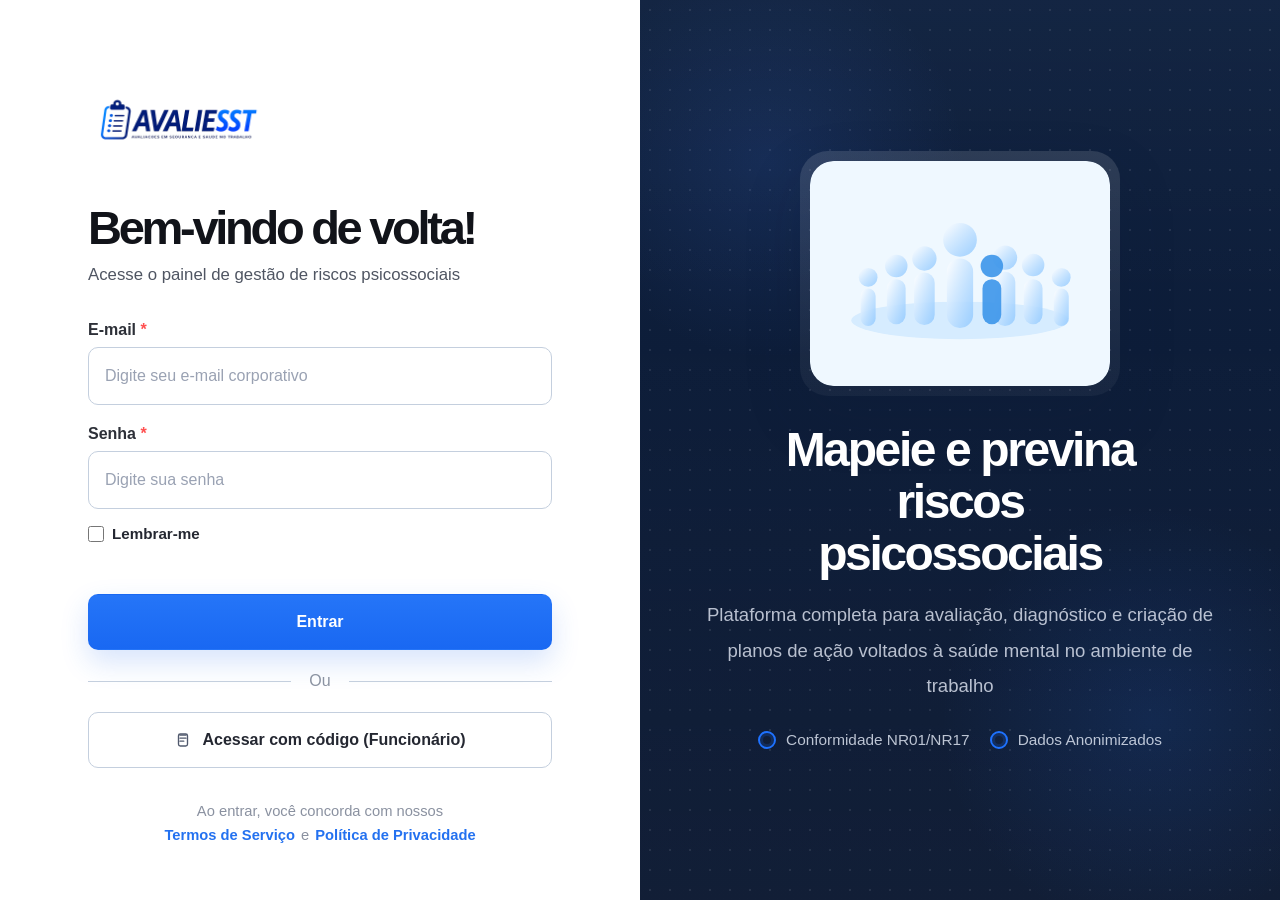
<file: formularios.html>
<!DOCTYPE html>
<html lang="pt-BR">
  <head>
    <meta charset="UTF-8" />
    <meta name="viewport" content="width=device-width, initial-scale=1.0" />
    <title>AvaliESST | Formulários</title>
    <link rel="stylesheet" href="dashboard.css?v=20260425resp4" />
  </head>
  <body class="dashboard-body">
    <header class="app-header">
      <div class="app-header__brand">
        <img class="app-header__logo" src="img/logo.png" alt="AvalieSST" />
      </div>

      <div class="app-header__title">
        <span>Formulários</span>
        <h1>Formulários de Avaliação</h1>
      </div>

      <div class="app-header__actions">
        <button class="header-action header-action--light" type="button" data-open-link-modal aria-controls="companyFormLinkModal">
          <svg viewBox="0 0 24 24" role="presentation">
            <path d="M10 14 8 16a3 3 0 1 1-4.2-4.2l3-3A3 3 0 0 1 11 8" fill="none" stroke="currentColor" stroke-linecap="round" stroke-width="1.9" />
            <path d="m14 10 2-2a3 3 0 0 1 4.2 4.2l-3 3A3 3 0 0 1 13 16" fill="none" stroke="currentColor" stroke-linecap="round" stroke-width="1.9" />
            <path d="m9 15 6-6" fill="none" stroke="currentColor" stroke-linecap="round" stroke-width="1.9" />
          </svg>
          Vincular Formulário
        </button>
        <button class="header-action" type="button" data-open-form-modal>
          <svg viewBox="0 0 24 24" role="presentation">
            <path d="M12 6v12M6 12h12" fill="none" stroke="currentColor" stroke-linecap="round" stroke-width="2" />
          </svg>
          Novo Formulário
        </button>
      </div>
    </header>

    <div class="header-divider"></div>

    <main class="dashboard-shell">
      <aside class="sidebar">
        <nav class="sidebar__nav" aria-label="Menu principal">
          <a class="sidebar-link" href="dashboard.html">
            <span class="sidebar-link__icon">
              <svg viewBox="0 0 24 24" role="presentation">
                <circle cx="12" cy="8" r="3.2" fill="none" stroke="currentColor" stroke-width="1.8" />
                <path d="M5.8 18a6.2 6.2 0 0 1 12.4 0" fill="none" stroke="currentColor" stroke-linecap="round" stroke-width="1.8" />
              </svg>
            </span>
            <span>Admin</span>
          </a>

          <a class="sidebar-link" href="setores-funcao.html">
            <span class="sidebar-link__icon">
              <svg viewBox="0 0 24 24" role="presentation">
                <circle cx="8" cy="9" r="2.4" fill="none" stroke="currentColor" stroke-width="1.6" />
                <circle cx="16" cy="8" r="2" fill="none" stroke="currentColor" stroke-width="1.6" />
                <path d="M4.5 17.5a3.5 3.5 0 0 1 7 0m1-1.3a3 3 0 0 1 5.5 1.3" fill="none" stroke="currentColor" stroke-linecap="round" stroke-width="1.6" />
              </svg>
            </span>
            <span>Setores e Função</span>
          </a>

          <a class="sidebar-link sidebar-link--active" href="formularios.html">
            <span class="sidebar-link__icon">
              <svg viewBox="0 0 24 24" role="presentation">
                <path d="M8 5.5h8M8 9.5h8M8 13.5h5" fill="none" stroke="currentColor" stroke-linecap="round" stroke-width="1.7" />
                <rect x="6" y="4" width="12" height="16" rx="2.1" fill="none" stroke="currentColor" stroke-width="1.7" />
              </svg>
            </span>
            <span>Formulários</span>
          </a>

          <a class="sidebar-link" href="relatorios.html">
            <span class="sidebar-link__icon">
              <svg viewBox="0 0 24 24" role="presentation">
                <path d="M7 6.5h10M7 10.5h10M7 14.5h6" fill="none" stroke="currentColor" stroke-linecap="round" stroke-width="1.7" />
                <path d="M6.5 4h7L18 8.5V18a2 2 0 0 1-2 2h-9a2 2 0 0 1-2-2V6a2 2 0 0 1 2-2Z" fill="none" stroke="currentColor" stroke-linejoin="round" stroke-width="1.7" />
              </svg>
            </span>
            <span>Relatórios</span>
          </a>
        </nav>

        <div class="sidebar__footer">
          <div class="user-chip">
            <div class="user-chip__avatar">A</div>
            <div class="user-chip__meta">
              <strong>Admin Principal</strong>
              <span data-user-email>admin@avaliiesst.com</span>
            </div>
          </div>
          <button class="logout-button" type="button" data-logout aria-label="Sair">
            <svg viewBox="0 0 24 24" role="presentation">
              <path d="M10 7H7.5A1.5 1.5 0 0 0 6 8.5v7A1.5 1.5 0 0 0 7.5 17H10" fill="none" stroke="currentColor" stroke-linecap="round" stroke-width="1.6" />
              <path d="m13 15 3-3-3-3M16 12H9" fill="none" stroke="currentColor" stroke-linecap="round" stroke-linejoin="round" stroke-width="1.6" />
            </svg>
          </button>
        </div>
      </aside>

      <section class="dashboard-main">
        <section class="forms-card">
          <div class="forms-table__head">
            <span>Nome / Código</span>
            <span>Perguntas</span>
            <span>Status</span>
            <span>Criação</span>
            <span>Ações</span>
          </div>

          <div class="forms-table__body" data-forms-table-body></div>

          <div class="companies-footer">
            <span data-forms-results>Mostrando <strong>0</strong> a <strong>0</strong> de <strong>0</strong> resultados</span>
            <div class="pagination" data-forms-pagination></div>
          </div>
        </section>
      </section>
    </main>

    <div class="form-modal" data-form-modal hidden>
      <div class="form-modal__backdrop" data-close-form-modal></div>
      <div class="form-modal__dialog" role="dialog" aria-modal="true" aria-labelledby="formModalTitle">
        <div class="form-modal__header">
          <div>
            <span class="form-modal__eyebrow">Construtor de Formulário</span>
            <h2 id="formModalTitle" data-form-modal-title>Novo Formulário</h2>
          </div>
          <button class="form-modal__close" type="button" data-close-form-modal aria-label="Fechar">
            <svg viewBox="0 0 24 24" role="presentation">
              <path d="m7 7 10 10M17 7 7 17" fill="none" stroke="currentColor" stroke-linecap="round" stroke-width="2" />
            </svg>
          </button>
        </div>

        <form class="form-builder" data-form-builder novalidate>
          <div class="company-builder__grid">
            <label class="form-builder__field">
              <span>Nome do formulário</span>
              <input
                id="formName"
                name="formName"
                type="text"
                placeholder="Ex.: Avaliação de Sobrecarga Operacional"
                data-form-name-input
              />
            </label>

            <label class="form-builder__field">
              <span>Status do formulário</span>
              <select data-form-status-input>
                <option value="active">Ativo</option>
                <option value="inactive">Inativo</option>
              </select>
              <small class="form-builder__field-note">
                Quando o formulário estiver inativo, os códigos e QR Codes das empresas vinculadas deixam de funcionar até ele ser reativado.
              </small>
            </label>
          </div>

          <div class="form-builder__section">
            <div class="form-builder__section-head">
              <div>
                <h3>Perguntas</h3>
                <p>Todas as perguntas usam a escala fixa: 1=Nunca, 2=Raramente, 3=Às vezes, 4=Frequentemente, 5=Sempre.</p>
              </div>
              <button class="form-builder__add" type="button" data-add-question>
                <svg viewBox="0 0 24 24" role="presentation">
                  <path d="M12 6v12M6 12h12" fill="none" stroke="currentColor" stroke-linecap="round" stroke-width="2" />
                </svg>
                Adicionar pergunta
              </button>
            </div>

            <div class="form-builder__questions" data-question-list></div>
          </div>

          <p class="form-builder__feedback" data-form-feedback aria-live="polite"></p>

          <div class="form-builder__actions">
            <button class="form-builder__ghost form-builder__ghost--danger" type="button" data-delete-form hidden>Excluir formulário</button>
            <div class="form-builder__actions-group">
              <button class="form-builder__ghost" type="button" data-close-form-modal>Cancelar</button>
              <button class="form-builder__primary" type="submit">Salvar formulário</button>
            </div>
          </div>
        </form>
      </div>
    </div>

    <div class="form-modal" id="companyFormLinkModal" data-link-modal hidden>
      <div class="form-modal__backdrop" data-close-link-modal></div>
      <div class="form-modal__dialog company-link-modal__dialog" role="dialog" aria-modal="true" aria-labelledby="linkModalTitle">
        <div class="form-modal__header">
          <div>
            <span class="form-modal__eyebrow">Vínculo Empresa + Formulário</span>
            <h2 id="linkModalTitle">Vincular Formulários</h2>
          </div>
          <button class="form-modal__close" type="button" data-close-link-modal aria-label="Fechar">
            <svg viewBox="0 0 24 24" role="presentation">
              <path d="m7 7 10 10M17 7 7 17" fill="none" stroke="currentColor" stroke-linecap="round" stroke-width="2" />
            </svg>
          </button>
        </div>

        <form class="company-link-builder" data-company-link-builder novalidate>
          <section class="form-builder__section company-link-section">
            <div class="form-builder__section-head">
              <div>
                <h3>Configuração do vínculo</h3>
                <p>Escolha a empresa e adicione um ou mais formulários. Cada formulário vinculado poderá gerar seu próprio QR Code e seu próprio código de acesso.</p>
              </div>
            </div>

            <div class="company-link-builder__grid">
              <label class="form-builder__field">
                <span>Empresa</span>
                <select data-link-company></select>
              </label>

              <label class="form-builder__field">
                <span>Formulário para vincular</span>
                <select data-link-form></select>
              </label>
            </div>
          </section>

          <section class="form-builder__section company-link-preview">
            <div class="form-builder__section-head">
              <div>
                <h3>Formulários vinculados à empresa</h3>
                <p>A empresa pode ter um ou vários formulários liberados ao mesmo tempo.</p>
              </div>
            </div>

            <div class="question-item company-link-preview__card">
              <strong data-link-current-company>Selecione uma empresa</strong>
              <p data-link-current-form>Nenhum formulário vinculado no momento.</p>
              <div class="company-link-selected-list" data-link-selected-list></div>
            </div>
          </section>

          <section class="form-builder__section company-link-list">
            <div class="form-builder__section-head company-link-list__head">
              <div>
                <h3>Empresas com formulários vinculados</h3>
                <p>Abra a empresa para gerenciar os formulários liberados e depois gerar os acessos na tela de geração de acesso.</p>
              </div>
              <span data-link-list-count>0 empresa(s)</span>
            </div>

            <div class="company-link-list__body" data-link-list></div>
          </section>

          <p class="form-builder__feedback" data-company-link-feedback aria-live="polite"></p>

          <div class="form-builder__actions">
            <button class="form-builder__ghost" type="button" data-remove-link>Remover formulário selecionado</button>
            <div class="form-builder__actions-group">
              <button class="form-builder__ghost" type="button" data-close-link-modal>Cancelar</button>
              <button class="form-builder__primary" type="submit">Salvar vínculo</button>
            </div>
          </div>
        </form>
      </div>
    </div>

    <script src="api-client.js?v=20260421u2"></script>
    <script src="dashboard.js?v=20260425resp4"></script>
    <script src="formularios.js?v=20260425edit1"></script>
  </body>
</html>
</file>
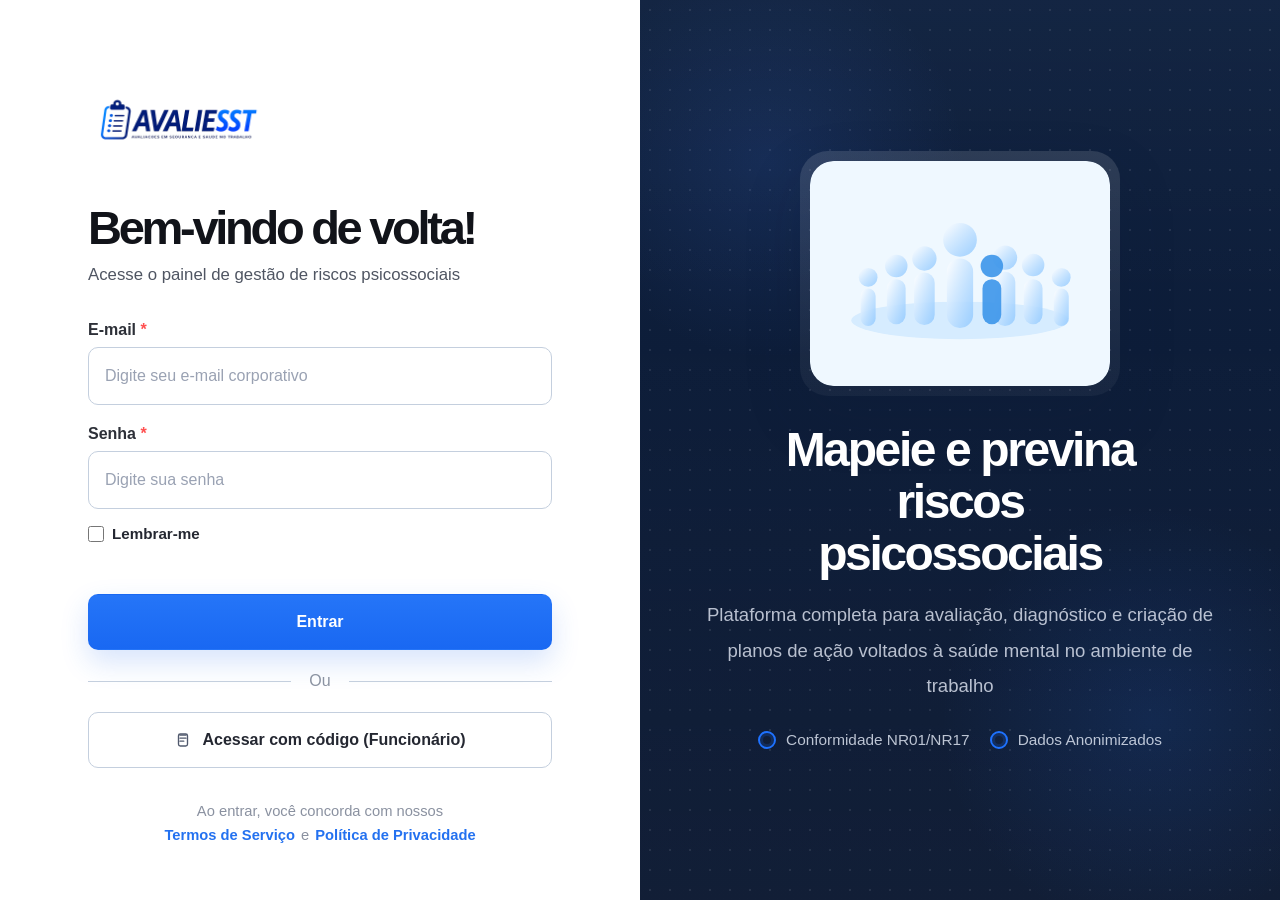
<file: geracao-acesso.html>
<!DOCTYPE html>
<html lang="pt-BR">
  <head>
    <meta charset="UTF-8" />
    <meta name="viewport" content="width=device-width, initial-scale=1.0" />
    <title>AvaliESST | Geração de Acesso</title>
    <link rel="stylesheet" href="dashboard.css?v=20260425resp4" />
  </head>
  <body class="dashboard-body">
    <header class="app-header">
      <div class="app-header__brand">
        <img class="app-header__logo" src="img/logo.png" alt="AvalieSST" />
      </div>

      <div class="app-header__title">
        <span>Admin &gt; Geração de Acesso</span>
        <h1>Geração de Acesso</h1>
      </div>
    </header>

    <div class="header-divider"></div>

    <main class="dashboard-shell">
      <aside class="sidebar">
        <nav class="sidebar__nav" aria-label="Menu principal">
          <a class="sidebar-link sidebar-link--active" href="dashboard.html">
            <span class="sidebar-link__icon">
              <svg viewBox="0 0 24 24" role="presentation">
                <circle cx="12" cy="8" r="3.2" fill="none" stroke="currentColor" stroke-width="1.8" />
                <path d="M5.8 18a6.2 6.2 0 0 1 12.4 0" fill="none" stroke="currentColor" stroke-linecap="round" stroke-width="1.8" />
              </svg>
            </span>
            <span>Admin</span>
          </a>

          <a class="sidebar-link" href="setores-funcao.html">
            <span class="sidebar-link__icon">
              <svg viewBox="0 0 24 24" role="presentation">
                <circle cx="8" cy="9" r="2.4" fill="none" stroke="currentColor" stroke-width="1.6" />
                <circle cx="16" cy="8" r="2" fill="none" stroke="currentColor" stroke-width="1.6" />
                <path d="M4.5 17.5a3.5 3.5 0 0 1 7 0m1-1.3a3 3 0 0 1 5.5 1.3" fill="none" stroke="currentColor" stroke-linecap="round" stroke-width="1.6" />
              </svg>
            </span>
            <span>Setores e Função</span>
          </a>

          <a class="sidebar-link" href="formularios.html">
            <span class="sidebar-link__icon">
              <svg viewBox="0 0 24 24" role="presentation">
                <path d="M8 5.5h8M8 9.5h8M8 13.5h5" fill="none" stroke="currentColor" stroke-linecap="round" stroke-width="1.7" />
                <rect x="6" y="4" width="12" height="16" rx="2.1" fill="none" stroke="currentColor" stroke-width="1.7" />
              </svg>
            </span>
            <span>Formulários</span>
          </a>

          <a class="sidebar-link" href="relatorios.html">
            <span class="sidebar-link__icon">
              <svg viewBox="0 0 24 24" role="presentation">
                <path d="M7 6.5h10M7 10.5h10M7 14.5h6" fill="none" stroke="currentColor" stroke-linecap="round" stroke-width="1.7" />
                <path d="M6.5 4h7L18 8.5V18a2 2 0 0 1-2 2h-9a2 2 0 0 1-2-2V6a2 2 0 0 1 2-2Z" fill="none" stroke="currentColor" stroke-linejoin="round" stroke-width="1.7" />
              </svg>
            </span>
            <span>Relatórios</span>
          </a>
        </nav>

        <div class="sidebar__footer">
          <div class="user-chip">
            <div class="user-chip__avatar">A</div>
            <div class="user-chip__meta">
              <strong>Admin Principal</strong>
              <span data-user-email>admin@avaliiesst.com</span>
            </div>
          </div>
          <button class="logout-button" type="button" data-logout aria-label="Sair">
            <svg viewBox="0 0 24 24" role="presentation">
              <path d="M10 7H7.5A1.5 1.5 0 0 0 6 8.5v7A1.5 1.5 0 0 0 7.5 17H10" fill="none" stroke="currentColor" stroke-linecap="round" stroke-width="1.6" />
              <path d="m13 15 3-3-3-3M16 12H9" fill="none" stroke="currentColor" stroke-linecap="round" stroke-linejoin="round" stroke-width="1.6" />
            </svg>
          </button>
        </div>
      </aside>

      <section class="dashboard-main">
        <section class="overview-grid access-overview-grid" aria-label="Resumo da geração de acesso">
          <article class="overview-card">
            <span class="overview-card__icon overview-card__icon--blue">
              <svg viewBox="0 0 24 24" role="presentation">
                <rect x="7" y="5" width="10" height="14" rx="2" fill="none" stroke="currentColor" stroke-width="1.7" />
                <path d="M10 9h4M10 12h4M10 15h2" fill="none" stroke="currentColor" stroke-linecap="round" stroke-width="1.7" />
              </svg>
            </span>
            <div class="overview-card__copy">
              <strong data-access-total-companies>0</strong>
              <span>Total de Empresas</span>
            </div>
          </article>

          <article class="overview-card">
            <span class="overview-card__icon overview-card__icon--green">
              <svg viewBox="0 0 24 24" role="presentation">
                <path d="m7.5 12.5 3 3 6-7" fill="none" stroke="currentColor" stroke-linecap="round" stroke-linejoin="round" stroke-width="2" />
              </svg>
            </span>
            <div class="overview-card__copy">
              <strong data-access-companies-with-links>0</strong>
              <span>Empresas com Formulários</span>
            </div>
          </article>

          <article class="overview-card">
            <span class="overview-card__icon overview-card__icon--violet">
              <svg viewBox="0 0 24 24" role="presentation">
                <path d="M12 5v9m0 0 3-3m-3 3-3-3" fill="none" stroke="currentColor" stroke-linecap="round" stroke-linejoin="round" stroke-width="1.8" />
                <path d="M6.5 16v1.5A1.5 1.5 0 0 0 8 19h8a1.5 1.5 0 0 0 1.5-1.5V16" fill="none" stroke="currentColor" stroke-linecap="round" stroke-width="1.8" />
              </svg>
            </span>
            <div class="overview-card__copy">
              <strong data-access-active-codes>0</strong>
              <span>Códigos Ativos</span>
            </div>
          </article>

          <article class="overview-card">
            <span class="overview-card__icon overview-card__icon--red">
              <svg viewBox="0 0 24 24" role="presentation">
                <circle cx="8" cy="9" r="2.2" fill="none" stroke="currentColor" stroke-width="1.7" />
                <circle cx="16" cy="8" r="2" fill="none" stroke="currentColor" stroke-width="1.7" />
                <path d="M4.6 17.5a3.4 3.4 0 0 1 6.8 0m1.2-1.2a3 3 0 0 1 5.4 1.2" fill="none" stroke="currentColor" stroke-linecap="round" stroke-width="1.7" />
              </svg>
            </span>
            <div class="overview-card__copy">
              <strong data-access-total-sessions>0</strong>
              <span>Total de Acessos</span>
            </div>
          </article>
        </section>

        <section class="companies-panel access-directory-panel">
          <div class="companies-toolbar">
            <div class="companies-toolbar__left">
              <label class="search-field">
                <svg viewBox="0 0 24 24" role="presentation">
                  <circle cx="11" cy="11" r="5.5" fill="none" stroke="currentColor" stroke-width="1.8" />
                  <path d="m15.5 15.5 4 4" fill="none" stroke="currentColor" stroke-linecap="round" stroke-width="1.8" />
                </svg>
                <input type="search" placeholder="Buscar por nome da empresa..." data-access-company-search />
              </label>
            </div>

            <div class="companies-toolbar__right">
              <button class="toolbar-refresh" type="button" data-refresh-access-directory aria-label="Atualizar">
                <svg viewBox="0 0 24 24" role="presentation">
                  <path d="M18 10a6 6 0 1 0 1.2 5.2M18 10V5.8m0 4.2h-4.2" fill="none" stroke="currentColor" stroke-linecap="round" stroke-linejoin="round" stroke-width="1.8" />
                </svg>
              </button>
            </div>
          </div>

          <div class="company-table company-table--access-directory">
            <div class="company-table__head">
              <span></span>
              <span>Empresa</span>
              <span>Formulários Vinculados</span>
              <span>Códigos Ativos</span>
              <span>Acessos</span>
              <span>Ações</span>
            </div>

            <div class="company-table__body" data-access-company-table-body></div>
          </div>

          <div class="companies-footer">
            <span data-access-company-results>Mostrando 0 a 0 de 0 resultados</span>
            <div class="pagination" data-access-company-pagination>
              <button type="button" disabled>Anterior</button>
              <button class="is-active" type="button">1</button>
              <button type="button" disabled>Próxima</button>
            </div>
          </div>
        </section>

        <section class="companies-panel access-history-panel">
          <div class="access-topbar access-topbar--panel">
            <h2>Histórico de Uso do Código</h2>
            <div class="section-tools">
              <label class="search-button">
                <svg viewBox="0 0 24 24" role="presentation">
                  <circle cx="11" cy="11" r="5.5" fill="none" stroke="currentColor" stroke-width="1.8" />
                  <path d="m15.5 15.5 4 4" fill="none" stroke="currentColor" stroke-linecap="round" stroke-width="1.8" />
                </svg>
                <input type="search" placeholder="Buscar no histórico..." data-access-history-search />
              </label>
              <button class="export-button" type="button" data-export-access-history>
                <svg viewBox="0 0 24 24" role="presentation">
                  <path d="M12 5v9m0 0 3-3m-3 3-3-3" fill="none" stroke="currentColor" stroke-linecap="round" stroke-linejoin="round" stroke-width="1.8" />
                  <path d="M6.5 16v1.5A1.5 1.5 0 0 0 8 19h8a1.5 1.5 0 0 0 1.5-1.5V16" fill="none" stroke="currentColor" stroke-linecap="round" stroke-width="1.8" />
                </svg>
                Exportar
              </button>
            </div>
          </div>

          <section class="mini-stat-grid">
            <article class="mini-stat">
              <span class="mini-stat__icon mini-stat__icon--blue">
                <svg viewBox="0 0 24 24" role="presentation">
                  <circle cx="8" cy="9" r="2.2" fill="none" stroke="currentColor" stroke-width="1.7" />
                  <circle cx="16" cy="8" r="2" fill="none" stroke="currentColor" stroke-width="1.7" />
                  <path d="M4.6 17.5a3.4 3.4 0 0 1 6.8 0m1.2-1.2a3 3 0 0 1 5.4 1.2" fill="none" stroke="currentColor" stroke-linecap="round" stroke-width="1.7" />
                </svg>
              </span>
              <div class="mini-stat__copy">
                <span>Total de Acessos</span>
                <strong data-access-total>0</strong>
              </div>
            </article>

            <article class="mini-stat">
              <span class="mini-stat__icon mini-stat__icon--green">
                <svg viewBox="0 0 24 24" role="presentation">
                  <path d="m7.5 12.5 3 3 6-7" fill="none" stroke="currentColor" stroke-linecap="round" stroke-linejoin="round" stroke-width="2" />
                </svg>
              </span>
              <div class="mini-stat__copy">
                <span>Avaliações Concluídas</span>
                <strong data-access-completed>0</strong>
              </div>
            </article>

            <article class="mini-stat">
              <span class="mini-stat__icon mini-stat__icon--orange">
                <svg viewBox="0 0 24 24" role="presentation">
                  <path d="M12 5.5a6.5 6.5 0 1 0 6.5 6.5" fill="none" stroke="currentColor" stroke-linecap="round" stroke-width="1.8" />
                  <circle cx="18.5" cy="12" r="1" fill="currentColor" />
                </svg>
              </span>
              <div class="mini-stat__copy">
                <span>Em Andamento</span>
                <strong data-access-pending>0</strong>
              </div>
            </article>
          </section>

          <section class="access-table">
            <div class="access-table__head">
              <span>SESSÃO ID</span>
              <span>EMPRESA / FORMULÁRIO</span>
              <span>DATA/HORA DE ACESSO</span>
              <span>STATUS DA AVALIAÇÃO</span>
              <span></span>
            </div>

            <div class="access-table__body" data-access-history-body></div>
          </section>

          <div class="companies-footer">
            <span data-access-history-results>Mostrando 0 a 0 de 0 acessos</span>
            <div class="pagination" data-access-history-pagination>
              <button type="button" disabled>Anterior</button>
              <button class="is-active" type="button">1</button>
              <button type="button" disabled>Próxima</button>
            </div>
          </div>
        </section>

        <div class="page-foot">
          <button class="footer-link" type="button">Suporte Técnico</button>
          <button class="footer-link" type="button">Documentação da API</button>
        </div>
      </section>
    </main>

    <section class="form-modal access-detail-modal" data-access-detail-modal hidden>
      <div class="form-modal__backdrop" data-close-access-detail></div>

      <div class="form-modal__dialog access-detail-modal__dialog">
        <header class="form-modal__header">
          <div>
            <span class="form-modal__eyebrow">Geração de acesso da empresa</span>
            <h2 data-access-detail-title>Empresa selecionada</h2>
          </div>

          <button class="form-modal__close" type="button" data-close-access-detail aria-label="Fechar">
            <svg viewBox="0 0 24 24" role="presentation">
              <path d="m7 7 10 10M17 7 7 17" fill="none" stroke="currentColor" stroke-linecap="round" stroke-width="2" />
            </svg>
          </button>
        </header>

        <div class="access-detail-builder">
          <section class="form-builder__section access-detail-summary">
            <div class="access-detail-summary__grid">
              <article class="access-detail-summary__card">
                <span>Formulários vinculados</span>
                <strong data-access-detail-linked-count>0</strong>
              </article>

              <article class="access-detail-summary__card">
                <span>Códigos ativos</span>
                <strong data-access-detail-active-count>0</strong>
              </article>

              <article class="access-detail-summary__card">
                <span>Total de acessos</span>
                <strong data-access-detail-sessions-count>0</strong>
              </article>

              <article class="access-detail-summary__card">
                <span>Status da empresa</span>
                <strong data-access-detail-status>--</strong>
              </article>
            </div>
          </section>

          <section class="form-builder__section">
            <div class="form-builder__section-head">
              <div>
                <h3>Configuração padrão do acesso</h3>
                <p>Esses campos serão usados quando você gerar ou regenerar o QR Code de um formulário vinculado.</p>
              </div>
            </div>

            <div class="company-builder__grid">
              <label class="company-builder__field">
                <span>Escopo (Setor / Função)</span>
                <select data-access-detail-scope></select>
              </label>

              <label class="company-builder__field">
                <span>Validade do código</span>
                <input type="datetime-local" data-access-detail-expires-at />
              </label>
            </div>

            <p class="form-builder__feedback access-detail-feedback" data-access-detail-feedback aria-live="polite"></p>
          </section>

          <section class="form-builder__section">
            <div class="form-builder__section-head">
              <div>
                <h3>Formulários vinculados</h3>
                <p data-access-detail-subtitle>Veja o QR Code, o código manual e o link de resposta de cada formulário vinculado à empresa.</p>
              </div>
            </div>

            <div class="access-detail-grid" data-access-detail-forms-grid></div>
          </section>
        </div>
      </div>
    </section>

    <script src="api-client.js?v=20260421u3"></script>
    <script src="dashboard.js?v=20260425resp4"></script>
    <script src="vendor/qrcode.min.js"></script>
    <script src="geracao-acesso.js?v=20260421ort1"></script>
  </body>
</html>
</file>
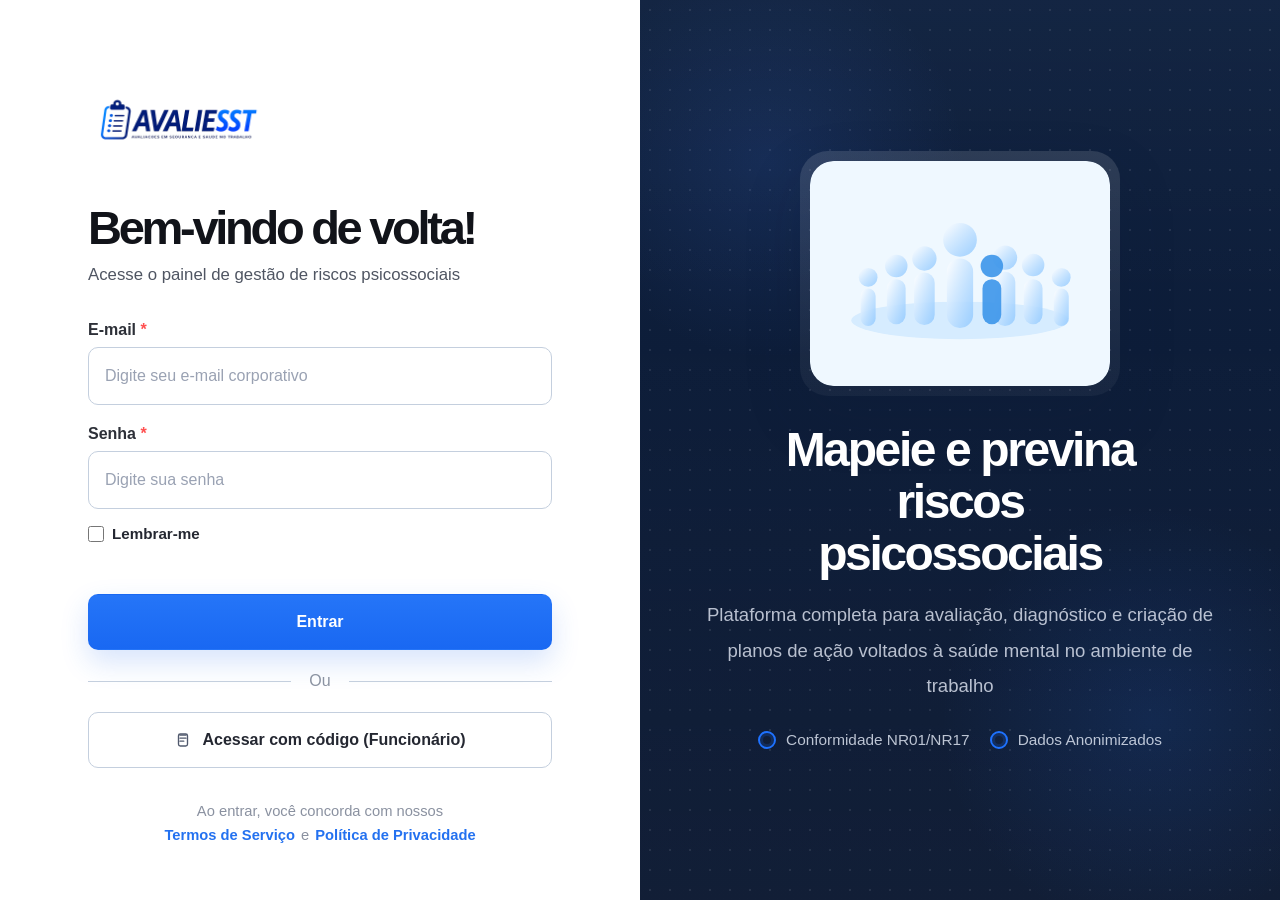
<file: nova-empresa.html>
<!DOCTYPE html>
<html lang="pt-BR">
  <head>
    <meta charset="UTF-8" />
    <meta name="viewport" content="width=device-width, initial-scale=1.0" />
    <title>AvaliESST | Nova Empresa</title>
    <link rel="stylesheet" href="dashboard.css?v=20260425resp4" />
  </head>
  <body class="dashboard-body">
    <header class="app-header">
      <div class="app-header__brand">
        <img class="app-header__logo" src="img/logo.png" alt="AvalieSST" />
      </div>

      <div class="app-header__title">
        <span>Admin &gt; Nova Empresa</span>
        <h1>Gestão de Empresas</h1>
      </div>
    </header>

    <div class="header-divider"></div>

    <main class="dashboard-shell">
      <aside class="sidebar">
        <nav class="sidebar__nav" aria-label="Menu principal">
          <a class="sidebar-link sidebar-link--active" href="dashboard.html">
            <span class="sidebar-link__icon">
              <svg viewBox="0 0 24 24" role="presentation">
                <circle cx="12" cy="8" r="3.2" fill="none" stroke="currentColor" stroke-width="1.8" />
                <path d="M5.8 18a6.2 6.2 0 0 1 12.4 0" fill="none" stroke="currentColor" stroke-linecap="round" stroke-width="1.8" />
              </svg>
            </span>
            <span>Admin</span>
          </a>

          <a class="sidebar-link" href="setores-funcao.html">
            <span class="sidebar-link__icon">
              <svg viewBox="0 0 24 24" role="presentation">
                <circle cx="8" cy="9" r="2.4" fill="none" stroke="currentColor" stroke-width="1.6" />
                <circle cx="16" cy="8" r="2" fill="none" stroke="currentColor" stroke-width="1.6" />
                <path d="M4.5 17.5a3.5 3.5 0 0 1 7 0m1-1.3a3 3 0 0 1 5.5 1.3" fill="none" stroke="currentColor" stroke-linecap="round" stroke-width="1.6" />
              </svg>
            </span>
            <span>Setores e Função</span>
          </a>

          <a class="sidebar-link" href="formularios.html">
            <span class="sidebar-link__icon">
              <svg viewBox="0 0 24 24" role="presentation">
                <path d="M8 5.5h8M8 9.5h8M8 13.5h5" fill="none" stroke="currentColor" stroke-linecap="round" stroke-width="1.7" />
                <rect x="6" y="4" width="12" height="16" rx="2.1" fill="none" stroke="currentColor" stroke-width="1.7" />
              </svg>
            </span>
            <span>Formulários</span>
          </a>

          <a class="sidebar-link" href="relatorios.html">
            <span class="sidebar-link__icon">
              <svg viewBox="0 0 24 24" role="presentation">
                <path d="M7 6.5h10M7 10.5h10M7 14.5h6" fill="none" stroke="currentColor" stroke-linecap="round" stroke-width="1.7" />
                <path d="M6.5 4h7L18 8.5V18a2 2 0 0 1-2 2h-9a2 2 0 0 1-2-2V6a2 2 0 0 1 2-2Z" fill="none" stroke="currentColor" stroke-linejoin="round" stroke-width="1.7" />
              </svg>
            </span>
            <span>Relatórios</span>
          </a>
        </nav>

        <div class="sidebar__footer">
          <div class="user-chip">
            <div class="user-chip__avatar">A</div>
            <div class="user-chip__meta">
              <strong>Admin Principal</strong>
              <span data-user-email>admin@avaliiesst.com</span>
            </div>
          </div>
          <button class="logout-button" type="button" data-logout aria-label="Sair">
            <svg viewBox="0 0 24 24" role="presentation">
              <path d="M10 7H7.5A1.5 1.5 0 0 0 6 8.5v7A1.5 1.5 0 0 0 7.5 17H10" fill="none" stroke="currentColor" stroke-linecap="round" stroke-width="1.6" />
              <path d="m13 15 3-3-3-3M16 12H9" fill="none" stroke="currentColor" stroke-linecap="round" stroke-linejoin="round" stroke-width="1.6" />
            </svg>
          </button>
        </div>
      </aside>

      <section class="dashboard-main">
        <section class="overview-grid">
          <article class="overview-card">
            <span class="overview-card__icon overview-card__icon--blue">
              <svg viewBox="0 0 24 24" role="presentation">
                <path d="M5 20V8.5A1.5 1.5 0 0 1 6.5 7H14v13H5Zm9 0V4.5A1.5 1.5 0 0 1 15.5 3H19v17h-5ZM8 10h2m-2 3h2m-2 3h2m7-6h1m-1 3h1" fill="none" stroke="currentColor" stroke-linecap="round" stroke-width="1.5" />
              </svg>
            </span>
            <div class="overview-card__copy">
              <strong data-company-stat-total>0</strong>
              <span>Total de Empresas</span>
            </div>
          </article>

          <article class="overview-card">
            <span class="overview-card__icon overview-card__icon--green">
              <svg viewBox="0 0 24 24" role="presentation">
                <path d="m7.5 12.5 3 3 6-7" fill="none" stroke="currentColor" stroke-linecap="round" stroke-linejoin="round" stroke-width="2" />
              </svg>
            </span>
            <div class="overview-card__copy">
              <strong data-company-stat-active>0</strong>
              <span>Empresas Ativas</span>
            </div>
          </article>

          <article class="overview-card">
            <span class="overview-card__icon overview-card__icon--red">
              <svg viewBox="0 0 24 24" role="presentation">
                <circle cx="12" cy="12" r="8" fill="none" stroke="currentColor" stroke-width="1.8" />
                <path d="M8 8l8 8" fill="none" stroke="currentColor" stroke-linecap="round" stroke-width="1.8" />
              </svg>
            </span>
            <div class="overview-card__copy">
              <strong data-company-stat-inactive>0</strong>
              <span>Empresas Inativas</span>
            </div>
          </article>

          <article class="overview-card">
            <span class="overview-card__icon overview-card__icon--violet">
              <svg viewBox="0 0 24 24" role="presentation">
                <circle cx="8" cy="9" r="2.2" fill="none" stroke="currentColor" stroke-width="1.7" />
                <circle cx="16" cy="8" r="2" fill="none" stroke="currentColor" stroke-width="1.7" />
                <path d="M4.6 17.5a3.4 3.4 0 0 1 6.8 0m1.2-1.2a3 3 0 0 1 5.4 1.2" fill="none" stroke="currentColor" stroke-linecap="round" stroke-width="1.7" />
              </svg>
            </span>
            <div class="overview-card__copy">
              <strong data-company-stat-employees>0</strong>
              <span>Total de Funcionários</span>
            </div>
          </article>
        </section>

        <section class="companies-panel">
          <div class="companies-toolbar">
            <div class="companies-toolbar__left">
              <label class="search-field">
                <svg viewBox="0 0 24 24" role="presentation">
                  <circle cx="11" cy="11" r="5.5" fill="none" stroke="currentColor" stroke-width="1.8" />
                  <path d="m15.5 15.5 4 4" fill="none" stroke="currentColor" stroke-linecap="round" stroke-width="1.8" />
                </svg>
                <input type="text" placeholder="Buscar por nome ou CNPJ..." data-company-search />
              </label>
              <button class="toolbar-primary" type="button" data-open-company-modal>
                <svg viewBox="0 0 24 24" role="presentation">
                  <path d="M12 6v12M6 12h12" fill="none" stroke="currentColor" stroke-linecap="round" stroke-width="2" />
                </svg>
                Nova Empresa
              </button>
            </div>

            <div class="companies-toolbar__right">
              <select class="toolbar-select" data-company-status-filter>
                <option value="all">Status: Todos</option>
                <option value="active">Status: Ativo</option>
                <option value="inactive">Status: Inativo</option>
              </select>
              <select class="toolbar-select" data-company-sector-filter>
                <option value="all">Setor: Todos</option>
              </select>
              <button class="toolbar-refresh" type="button" aria-label="Atualizar" data-company-refresh>
                <svg viewBox="0 0 24 24" role="presentation">
                  <path d="M18 10a6 6 0 1 0 1.2 5.2M18 10V5.8m0 4.2h-4.2" fill="none" stroke="currentColor" stroke-linecap="round" stroke-linejoin="round" stroke-width="1.8" />
                </svg>
              </button>
            </div>
          </div>

          <div class="company-table">
            <div class="company-table__head">
              <span><button class="table-check" type="button" aria-label="Selecionar todos" data-company-select-all></button></span>
              <span>Empresa</span>
              <span>CNPJ</span>
              <span>Status</span>
              <span>Setores</span>
              <span>Funcionários</span>
              <span>Ações</span>
            </div>

            <div class="company-table__body" data-company-table-body></div>
          </div>

          <div class="companies-footer">
            <span data-company-results>Mostrando 0 a 0 de <strong>0</strong> resultados</span>
            <div class="pagination" data-company-pagination>
              <button type="button" disabled>Anterior</button>
              <button class="is-active" type="button">1</button>
              <button type="button" disabled>Próxima</button>
            </div>
          </div>
        </section>
      </section>
    </main>

    <div class="form-modal" data-company-modal hidden>
      <div class="form-modal__backdrop" data-close-company-modal></div>
      <div class="form-modal__dialog company-modal__dialog" role="dialog" aria-modal="true" aria-labelledby="companyModalTitle">
        <div class="form-modal__header">
          <div>
            <span class="form-modal__eyebrow">Cadastro de Empresa</span>
            <h2 id="companyModalTitle" data-company-modal-title>Nova Empresa</h2>
          </div>
          <button class="form-modal__close" type="button" data-close-company-modal aria-label="Fechar">
            <svg viewBox="0 0 24 24" role="presentation">
              <path d="m7 7 10 10M17 7 7 17" fill="none" stroke="currentColor" stroke-linecap="round" stroke-width="2" />
            </svg>
          </button>
        </div>

        <form class="company-builder" data-company-builder novalidate>
          <div class="company-builder__grid">
            <label class="company-builder__field company-builder__field--wide">
              <span>Nome da empresa</span>
              <input type="text" name="companyName" placeholder="Ex.: Tech Brasil" data-company-name />
            </label>

            <label class="company-builder__field">
              <span>CNPJ</span>
              <input type="text" name="companyCnpj" placeholder="12.345.678/0001-90" inputmode="numeric" maxlength="18" data-company-cnpj />
            </label>

            <label class="company-builder__field">
              <span>Status</span>
              <select name="companyStatus" data-company-status>
                <option value="active">Ativo</option>
                <option value="inactive">Inativo</option>
              </select>
            </label>

            <label class="company-builder__field">
              <span>CEP</span>
              <input type="text" name="companyCep" placeholder="00000-000" inputmode="numeric" maxlength="9" data-company-cep />
            </label>

            <label class="company-builder__field company-builder__field--wide">
              <span>Rua</span>
              <input type="text" name="companyStreet" placeholder="Ex.: Rua das Acacias" data-company-street />
            </label>

            <label class="company-builder__field">
              <span>Numero</span>
              <input type="text" name="companyStreetNumber" placeholder="123" data-company-street-number />
            </label>

            <label class="company-builder__field company-builder__field--wide">
              <span>Setores</span>
              <input
                type="text"
                name="companySectors"
                placeholder="Separe por vírgula. Ex.: Tecnologia, Software"
                data-company-sectors
              />
            </label>

            <label class="company-builder__field">
              <span>Quantidade de funcionários</span>
              <input type="number" name="companyEmployees" min="1" step="1" placeholder="24" data-company-employees />
            </label>
          </div>

          <p class="form-builder__feedback" data-company-feedback aria-live="polite"></p>

          <div class="form-builder__actions">
            <button class="form-builder__ghost" type="button" data-close-company-modal>Cancelar</button>
            <button class="form-builder__primary" type="submit">Salvar empresa</button>
          </div>
        </form>
      </div>
    </div>

    <script src="api-client.js?v=20260421u2"></script>
    <script src="dashboard.js?v=20260425resp4"></script>
    <script src="nova-empresa.js?v=20260425cep2"></script>
  </body>
</html>
</file>
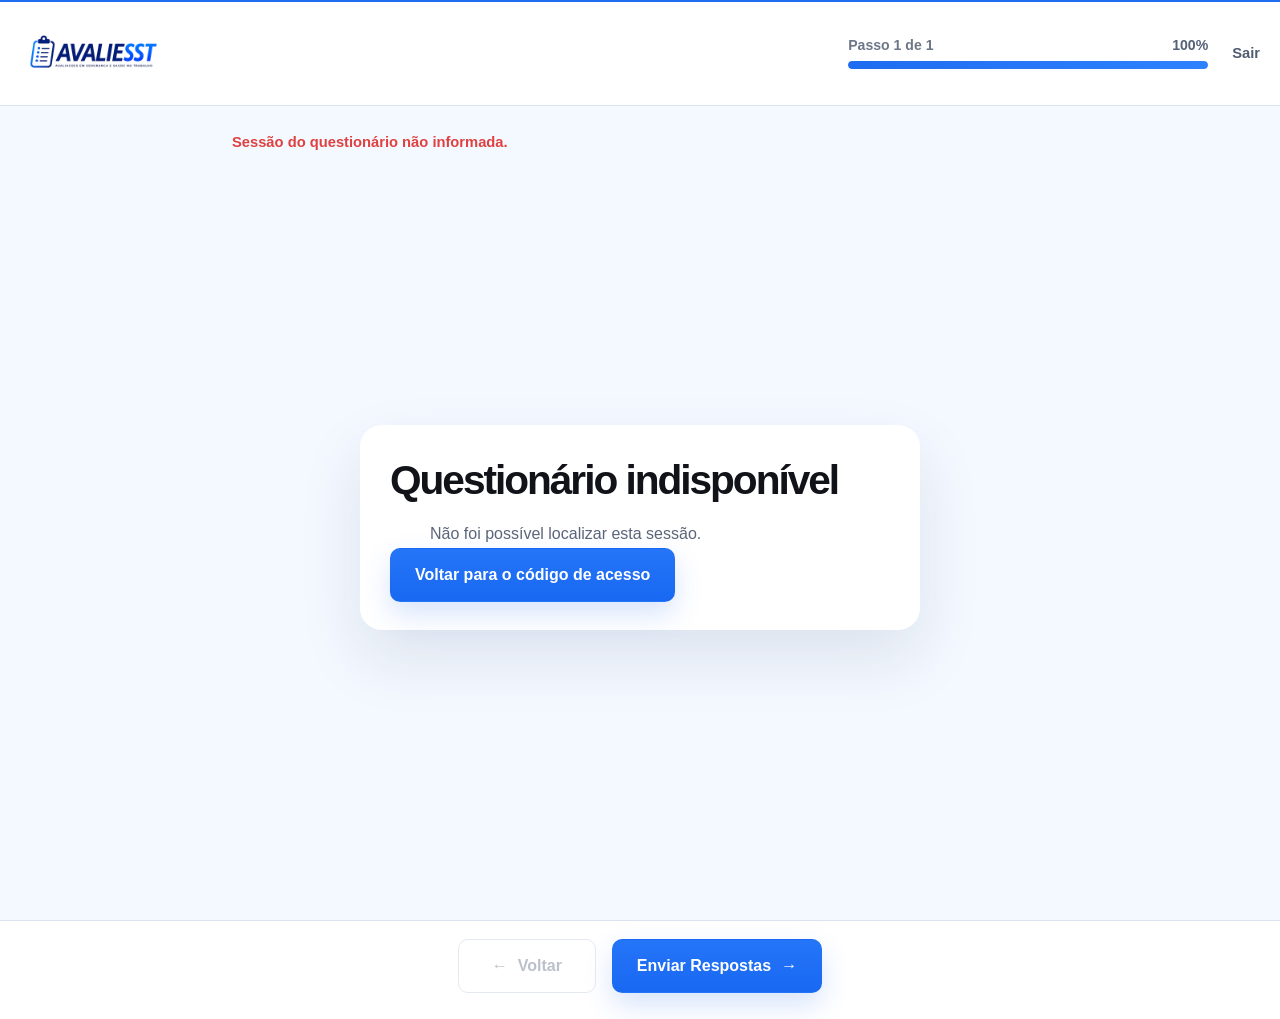
<file: questionario-funcionario.html>
<!DOCTYPE html>
<html lang="pt-BR">
  <head>
    <meta charset="UTF-8" />
    <meta name="viewport" content="width=device-width, initial-scale=1.0" />
    <title>AvaliESST | Questionário do Funcionário</title>
    <link rel="stylesheet" href="styles.css" />
  </head>
  <body class="employee-questionnaire-body">
    <main class="employee-questionnaire-shell" data-questionnaire-app>
      <header class="employee-questionnaire-topbar" data-questionnaire-topbar>
        <img class="employee-questionnaire-logo" src="img/logo.png" alt="AvalieSST" />

        <div class="employee-questionnaire-progress-wrap">
          <div class="employee-questionnaire-progress-head">
            <span data-questionnaire-step-label>Passo 1 de 3</span>
            <strong data-questionnaire-progress-label>33%</strong>
          </div>
          <div class="employee-questionnaire-progress-bar" aria-hidden="true">
            <span data-questionnaire-progress-fill></span>
          </div>
        </div>

        <a class="employee-questionnaire-exit" href="acesso-funcionario.html" data-questionnaire-exit>Sair</a>
      </header>

      <section class="employee-questionnaire-panel" data-questionnaire-panel>
        <p class="employee-questionnaire-feedback" data-questionnaire-feedback aria-live="polite"></p>
        <div data-questionnaire-content></div>
      </section>

      <footer class="employee-questionnaire-footer" data-questionnaire-footer>
        <button class="employee-questionnaire-button employee-questionnaire-button--ghost" type="button" data-questionnaire-back>
          <span aria-hidden="true">&larr;</span>
          <span>Voltar</span>
        </button>

        <button class="employee-questionnaire-button employee-questionnaire-button--primary" type="button" data-questionnaire-next>
          <span data-questionnaire-next-label>Próximo</span>
          <span aria-hidden="true">&rarr;</span>
        </button>
      </footer>
    </main>

    <script src="api-client.js?v=20260420"></script>
    <script src="employee-questionnaire.js?v=20260420"></script>
  </body>
</html>
</file>
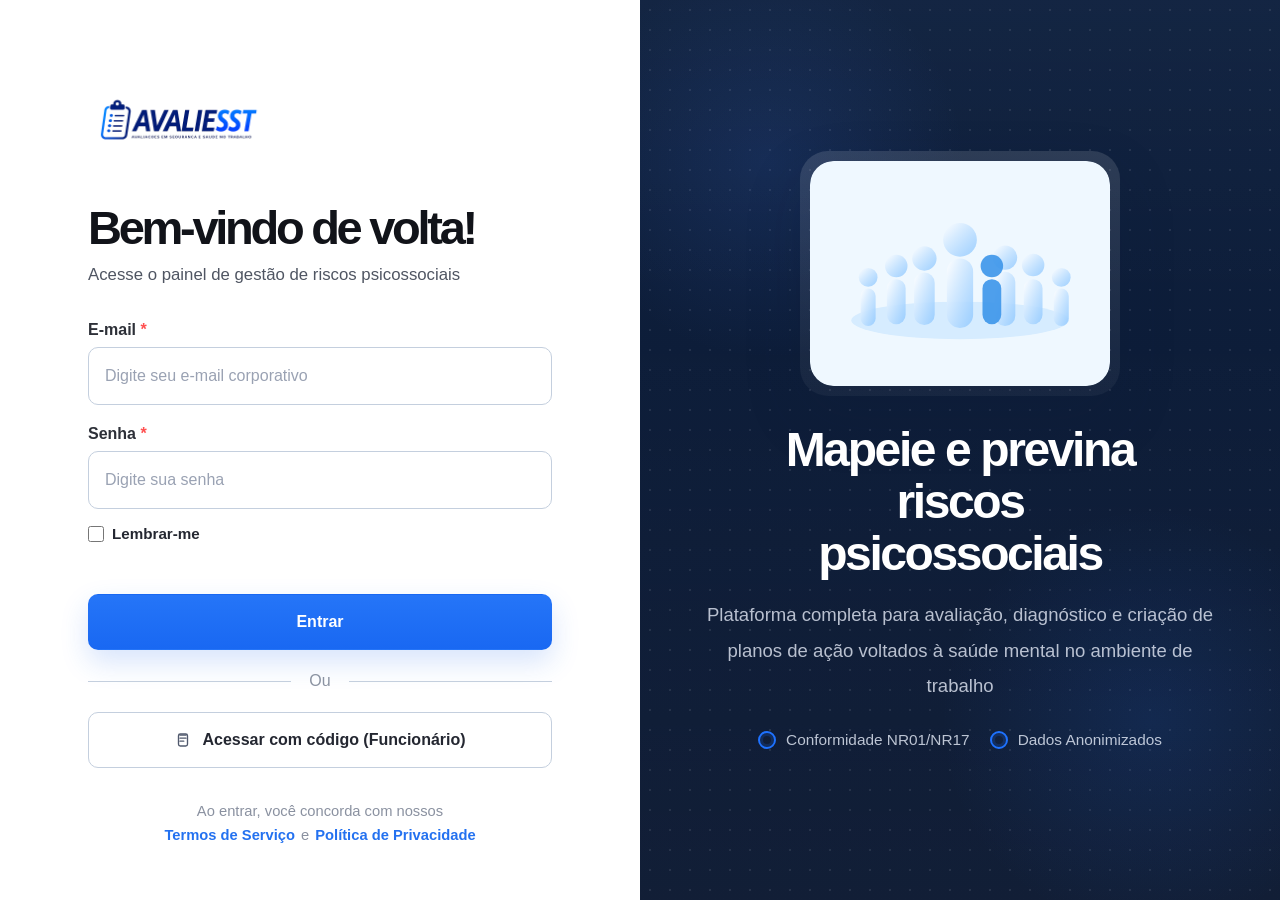
<file: relatorios.html>
<!DOCTYPE html>
<html lang="pt-BR">
  <head>
    <meta charset="UTF-8" />
    <meta name="viewport" content="width=device-width, initial-scale=1.0" />
    <title>AvaliESST | Relatórios</title>
    <link rel="stylesheet" href="dashboard.css?v=20260425resp4" />
    <link rel="stylesheet" href="report.css?v=20260425pagedsplit1" />
  </head>
  <body class="dashboard-body">
    <header class="app-header">
      <div class="app-header__brand">
        <img class="app-header__logo" src="img/logo.png" alt="AvalieSST" />
      </div>

      <div class="app-header__title">
        <span>Relatórios &gt;</span>
        <h1>Relatório de Diagnósticos</h1>
      </div>

      <div class="app-header__actions">
        <button class="header-action header-action--light header-action--excel" type="button" data-report-export-excel>
          <svg viewBox="0 0 24 24" role="presentation">
            <path d="M8 4.5h6l3 3V18a1.5 1.5 0 0 1-1.5 1.5h-7A1.5 1.5 0 0 1 7 18V6A1.5 1.5 0 0 1 8.5 4.5Z" fill="none" stroke="currentColor" stroke-linejoin="round" stroke-width="1.8" />
            <path d="M14 4.5V8h3" fill="none" stroke="currentColor" stroke-linejoin="round" stroke-width="1.8" />
            <path d="m9.5 15.5 3-4m0 4-3-4m4.5 0h1.5" fill="none" stroke="currentColor" stroke-linecap="round" stroke-width="1.8" />
          </svg>
          Exportar Excel
        </button>
        <button class="header-action" type="button" data-report-export-pdf>
          <svg viewBox="0 0 24 24" role="presentation">
            <path d="M8 4.5h6l3 3V18a1.5 1.5 0 0 1-1.5 1.5h-7A1.5 1.5 0 0 1 7 18V6A1.5 1.5 0 0 1 8.5 4.5Z" fill="none" stroke="currentColor" stroke-linejoin="round" stroke-width="1.8" />
            <path d="M14 4.5V8h3" fill="none" stroke="currentColor" stroke-linejoin="round" stroke-width="1.8" />
            <path d="M9 13h6M9 16h4" fill="none" stroke="currentColor" stroke-linecap="round" stroke-width="1.8" />
          </svg>
          Gerar PDF Final
        </button>
      </div>
    </header>

    <div class="header-divider"></div>

    <main class="dashboard-shell">
      <aside class="sidebar">
        <nav class="sidebar__nav" aria-label="Menu principal">
          <a class="sidebar-link" href="dashboard.html">
            <span class="sidebar-link__icon">
              <svg viewBox="0 0 24 24" role="presentation">
                <circle cx="12" cy="8" r="3.2" fill="none" stroke="currentColor" stroke-width="1.8" />
                <path d="M5.8 18a6.2 6.2 0 0 1 12.4 0" fill="none" stroke="currentColor" stroke-linecap="round" stroke-width="1.8" />
              </svg>
            </span>
            <span>Admin</span>
          </a>

          <a class="sidebar-link" href="setores-funcao.html">
            <span class="sidebar-link__icon">
              <svg viewBox="0 0 24 24" role="presentation">
                <circle cx="8" cy="9" r="2.4" fill="none" stroke="currentColor" stroke-width="1.6" />
                <circle cx="16" cy="8" r="2" fill="none" stroke="currentColor" stroke-width="1.6" />
                <path d="M4.5 17.5a3.5 3.5 0 0 1 7 0m1-1.3a3 3 0 0 1 5.5 1.3" fill="none" stroke="currentColor" stroke-linecap="round" stroke-width="1.6" />
              </svg>
            </span>
            <span>Setores e Função</span>
          </a>

          <a class="sidebar-link" href="formularios.html">
            <span class="sidebar-link__icon">
              <svg viewBox="0 0 24 24" role="presentation">
                <path d="M8 5.5h8M8 9.5h8M8 13.5h5" fill="none" stroke="currentColor" stroke-linecap="round" stroke-width="1.7" />
                <rect x="6" y="4" width="12" height="16" rx="2.1" fill="none" stroke="currentColor" stroke-width="1.7" />
              </svg>
            </span>
            <span>Formulários</span>
          </a>

          <a class="sidebar-link sidebar-link--active" href="relatorios.html">
            <span class="sidebar-link__icon">
              <svg viewBox="0 0 24 24" role="presentation">
                <path d="M7 6.5h10M7 10.5h10M7 14.5h6" fill="none" stroke="currentColor" stroke-linecap="round" stroke-width="1.7" />
                <path d="M6.5 4h7L18 8.5V18a2 2 0 0 1-2 2h-9a2 2 0 0 1-2-2V6a2 2 0 0 1 2-2Z" fill="none" stroke="currentColor" stroke-linejoin="round" stroke-width="1.7" />
              </svg>
            </span>
            <span>Relatórios</span>
          </a>
        </nav>

        <div class="sidebar__footer">
          <div class="user-chip">
            <div class="user-chip__avatar">A</div>
            <div class="user-chip__meta">
              <strong>Admin Principal</strong>
              <span data-user-email>admin@avaliiesst.com</span>
            </div>
          </div>
          <button class="logout-button" type="button" data-logout aria-label="Sair">
            <svg viewBox="0 0 24 24" role="presentation">
              <path d="M10 7H7.5A1.5 1.5 0 0 0 6 8.5v7A1.5 1.5 0 0 0 7.5 17H10" fill="none" stroke="currentColor" stroke-linecap="round" stroke-width="1.6" />
              <path d="m13 15 3-3-3-3M16 12H9" fill="none" stroke="currentColor" stroke-linecap="round" stroke-linejoin="round" stroke-width="1.6" />
            </svg>
          </button>
        </div>
      </aside>

      <section class="dashboard-main reports-main">
        <div class="reports-layout">
          <aside class="report-config-card">
            <h2 class="report-config-card__title">Configurações do Relatório</h2>

            <div class="report-config-block">
              <label class="report-field">
                <span>Empresa Selecionada</span>
                <select class="report-select" data-report-company></select>
              </label>

              <label class="report-field">
                <span>Formulario Selecionado</span>
                <select class="report-select" data-report-form></select>
              </label>

              <label class="report-field">
                <span>Período de Avaliação</span>
                <select class="report-select" data-report-period>
                  <option value="30">Últimos 30 dias</option>
                  <option value="90">Últimos 90 dias</option>
                  <option value="180" selected>Últimos 6 meses</option>
                  <option value="365">Últimos 12 meses</option>
                  <option value="all">Todo o histórico</option>
                </select>
              </label>
            </div>

            <div class="report-config-block">
              <span class="report-group-label">Filtro de Setores</span>
              <div class="report-checklist" data-report-sector-list></div>
            </div>

            <div class="report-config-block">
              <span class="report-group-label">Seções do Documento</span>
              <div class="report-toggle-list">
                <label class="report-togglerow">
                  <span>Capa e Índice</span>
                  <span class="report-switch"><input type="checkbox" checked data-report-section="cover" /><i></i></span>
                </label>
                <label class="report-togglerow">
                  <span>Resumo Executivo</span>
                  <span class="report-switch"><input type="checkbox" checked data-report-section="summary" /><i></i></span>
                </label>
                <label class="report-togglerow">
                  <span>Análise por Setor</span>
                  <span class="report-switch"><input type="checkbox" checked data-report-section="sectorAnalysis" /><i></i></span>
                </label>
                <label class="report-togglerow">
                  <span>Matriz de Risco</span>
                  <span class="report-switch"><input type="checkbox" checked data-report-section="heatmap" /><i></i></span>
                </label>
                <label class="report-togglerow">
                  <span>Plano de Ação</span>
                  <span class="report-switch"><input type="checkbox" checked data-report-section="actionPlan" /><i></i></span>
                </label>
              </div>
            </div>

            <button class="report-preview-button" type="button" data-report-refresh>
              <svg viewBox="0 0 24 24" role="presentation">
                <path d="M18 10a6 6 0 1 0 1.2 5.2M18 10V5.8m0 4.2h-4.2" fill="none" stroke="currentColor" stroke-linecap="round" stroke-linejoin="round" stroke-width="1.8" />
              </svg>
              Atualizar Preview
            </button>

            <p class="stack-feedback" data-report-feedback aria-live="polite"></p>
          </aside>

          <section class="report-preview-area" data-report-preview-area></section>
        </div>
      </section>
    </main>

    <script src="api-client.js?v=20260421u2"></script>
    <script src="dashboard.js?v=20260425resp4"></script>
    <script src="relatorios.js?v=20260425pagedsplit1"></script>
  </body>
</html>
</file>
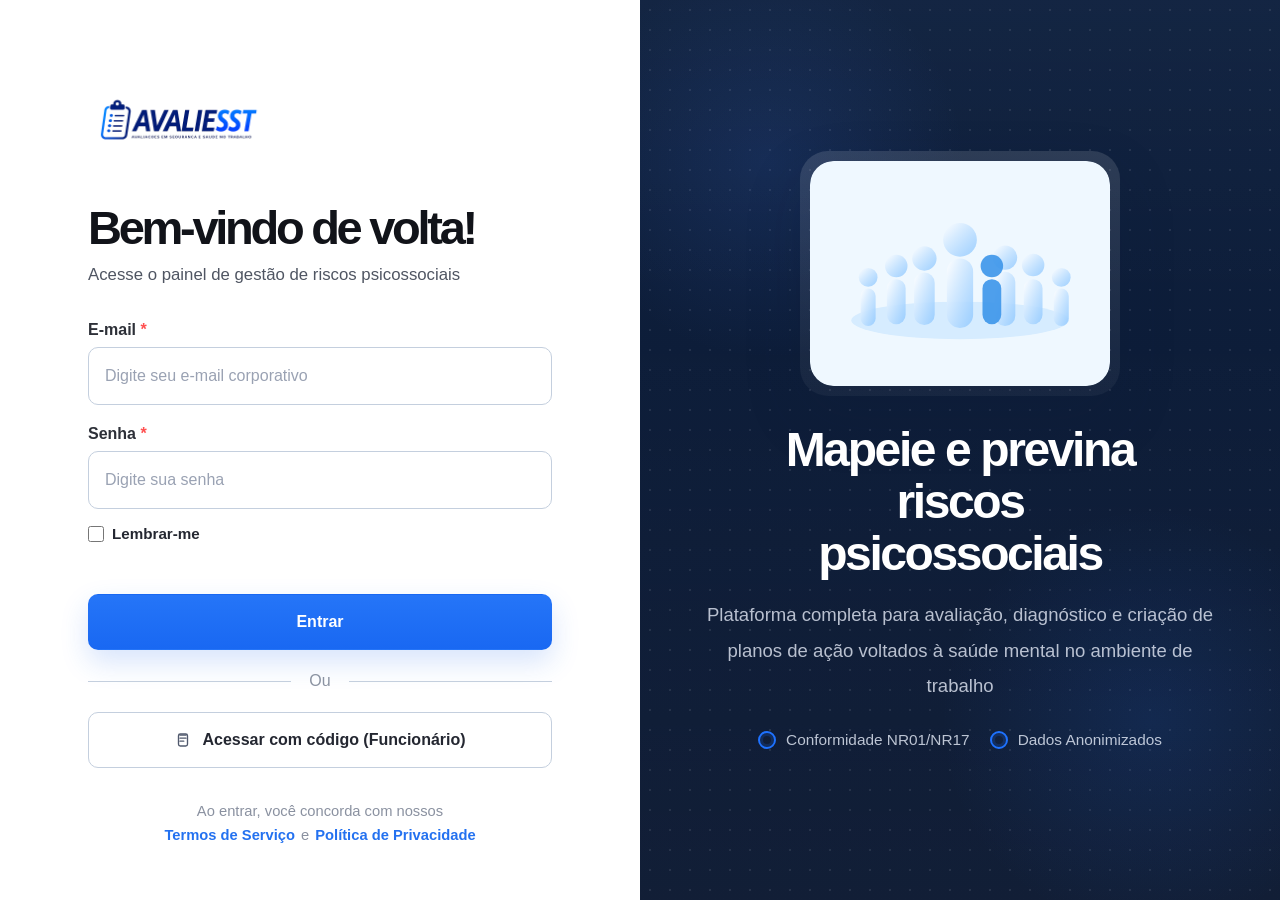
<file: setores-funcao.html>
<!DOCTYPE html>
<html lang="pt-BR">
  <head>
    <meta charset="UTF-8" />
    <meta name="viewport" content="width=device-width, initial-scale=1.0" />
    <title>AvaliESST | Setores e Função</title>
    <link rel="stylesheet" href="dashboard.css?v=20260425resp4" />
  </head>
  <body class="dashboard-body">
    <header class="app-header">
      <div class="app-header__brand">
        <img class="app-header__logo" src="img/logo.png" alt="AvalieSST" />
      </div>

      <div class="app-header__title">
        <span>Setores e função</span>
        <h1>Gestão de Empresas</h1>
      </div>

      <div class="app-header__actions">
        <button class="header-action" type="button" data-open-structure-modal>
          <svg viewBox="0 0 24 24" role="presentation">
            <path d="M12 6v12M6 12h12" fill="none" stroke="currentColor" stroke-linecap="round" stroke-width="2" />
          </svg>
          Novo Setor/Função
        </button>
      </div>
    </header>

    <div class="header-divider"></div>

    <main class="dashboard-shell">
      <aside class="sidebar">
        <nav class="sidebar__nav" aria-label="Menu principal">
          <a class="sidebar-link" href="dashboard.html">
            <span class="sidebar-link__icon">
              <svg viewBox="0 0 24 24" role="presentation">
                <circle cx="12" cy="8" r="3.2" fill="none" stroke="currentColor" stroke-width="1.8" />
                <path d="M5.8 18a6.2 6.2 0 0 1 12.4 0" fill="none" stroke="currentColor" stroke-linecap="round" stroke-width="1.8" />
              </svg>
            </span>
            <span>Admin</span>
          </a>

          <a class="sidebar-link sidebar-link--active" href="setores-funcao.html">
            <span class="sidebar-link__icon">
              <svg viewBox="0 0 24 24" role="presentation">
                <circle cx="8" cy="9" r="2.4" fill="none" stroke="currentColor" stroke-width="1.6" />
                <circle cx="16" cy="8" r="2" fill="none" stroke="currentColor" stroke-width="1.6" />
                <path d="M4.5 17.5a3.5 3.5 0 0 1 7 0m1-1.3a3 3 0 0 1 5.5 1.3" fill="none" stroke="currentColor" stroke-linecap="round" stroke-width="1.6" />
              </svg>
            </span>
            <span>Setores e Função</span>
          </a>

          <a class="sidebar-link" href="formularios.html">
            <span class="sidebar-link__icon">
              <svg viewBox="0 0 24 24" role="presentation">
                <path d="M8 5.5h8M8 9.5h8M8 13.5h5" fill="none" stroke="currentColor" stroke-linecap="round" stroke-width="1.7" />
                <rect x="6" y="4" width="12" height="16" rx="2.1" fill="none" stroke="currentColor" stroke-width="1.7" />
              </svg>
            </span>
            <span>Formulários</span>
          </a>

          <a class="sidebar-link" href="relatorios.html">
            <span class="sidebar-link__icon">
              <svg viewBox="0 0 24 24" role="presentation">
                <path d="M7 6.5h10M7 10.5h10M7 14.5h6" fill="none" stroke="currentColor" stroke-linecap="round" stroke-width="1.7" />
                <path d="M6.5 4h7L18 8.5V18a2 2 0 0 1-2 2h-9a2 2 0 0 1-2-2V6a2 2 0 0 1 2-2Z" fill="none" stroke="currentColor" stroke-linejoin="round" stroke-width="1.7" />
              </svg>
            </span>
            <span>Relatórios</span>
          </a>
        </nav>

        <div class="sidebar__footer">
          <div class="user-chip">
            <div class="user-chip__avatar">A</div>
            <div class="user-chip__meta">
              <strong>Admin Principal</strong>
              <span data-user-email>admin@avaliiesst.com</span>
            </div>
          </div>
          <button class="logout-button" type="button" data-logout aria-label="Sair">
            <svg viewBox="0 0 24 24" role="presentation">
              <path d="M10 7H7.5A1.5 1.5 0 0 0 6 8.5v7A1.5 1.5 0 0 0 7.5 17H10" fill="none" stroke="currentColor" stroke-linecap="round" stroke-width="1.6" />
              <path d="m13 15 3-3-3-3M16 12H9" fill="none" stroke="currentColor" stroke-linecap="round" stroke-linejoin="round" stroke-width="1.6" />
            </svg>
          </button>
        </div>
      </aside>

      <section class="dashboard-main">
        <section class="filters-panel structure-toolbar">
          <div class="filters-grid filters-grid--structure">
            <label class="filter-field">
              <span>Empresa</span>
              <select data-structure-company></select>
            </label>
            <div class="filters-action filters-action--wide">
              <span class="structure-toolbar__meta" data-structure-active-form>Nenhum formulário vinculado.</span>
            </div>
          </div>
        </section>

        <section class="sector-stats-grid">
          <article class="sector-stat-card">
            <span class="sector-stat-card__label">Total de Setores</span>
            <div class="sector-stat-card__footer">
              <strong data-structure-stat-sectors>0</strong>
              <span>ativos</span>
            </div>
          </article>

          <article class="sector-stat-card">
            <span class="sector-stat-card__label">Total de Funções</span>
            <div class="sector-stat-card__footer">
              <strong data-structure-stat-functions>0</strong>
              <span>cadastradas</span>
            </div>
          </article>

          <article class="sector-stat-card">
            <span class="sector-stat-card__label">Funcionários Mapeados</span>
            <div class="sector-stat-card__footer">
              <strong data-structure-stat-employees>0</strong>
              <span>estrutura atual</span>
            </div>
          </article>

          <article class="sector-stat-card">
            <span class="sector-stat-card__label">Empresa Selecionada</span>
            <div class="sector-stat-card__footer">
              <strong data-structure-stat-company>--</strong>
              <span>estrutura ativa</span>
            </div>
          </article>
        </section>

        <section class="org-card">
          <div class="org-card__titlebar">
            <h2>Estrutura Organizacional</h2>
          </div>

          <div class="org-table" data-structure-table>
            <div class="org-table__head">
              <span>Setor / Função</span>
              <span>Colaboradores</span>
              <span>Riscos Identificados</span>
              <span>Ações</span>
            </div>
          </div>
        </section>
      </section>
    </main>

    <div class="form-modal" data-structure-modal hidden>
      <div class="form-modal__backdrop" data-close-structure-modal></div>
      <div class="form-modal__dialog company-modal__dialog" role="dialog" aria-modal="true" aria-labelledby="structureModalTitle">
        <div class="form-modal__header">
          <div>
            <span class="form-modal__eyebrow">Estrutura Organizacional</span>
            <h2 id="structureModalTitle" data-structure-modal-title>Novo Setor</h2>
          </div>
          <button class="form-modal__close" type="button" data-close-structure-modal aria-label="Fechar">
            <svg viewBox="0 0 24 24" role="presentation">
              <path d="m7 7 10 10M17 7 7 17" fill="none" stroke="currentColor" stroke-linecap="round" stroke-width="2" />
            </svg>
          </button>
        </div>

        <form class="company-builder" data-structure-builder novalidate>
          <div class="company-builder__grid">
            <label class="company-builder__field">
              <span>Tipo</span>
              <select data-structure-type>
                <option value="sector">Setor</option>
                <option value="function">Função</option>
              </select>
            </label>

            <label class="company-builder__field">
              <span>Empresa</span>
              <select data-structure-company-modal></select>
            </label>

            <label class="company-builder__field">
              <span>Setor vinculado</span>
              <select data-structure-sector-select></select>
            </label>

            <label class="company-builder__field company-builder__field--wide">
              <span>Nome</span>
              <input type="text" data-structure-name />
            </label>

            <label class="company-builder__field">
              <span>Colaboradores</span>
              <input type="number" min="0" step="1" data-structure-employees />
            </label>
          </div>

          <p class="form-builder__feedback" data-structure-feedback aria-live="polite"></p>

          <div class="form-builder__actions">
            <button class="form-builder__ghost form-builder__ghost--danger" type="button" data-delete-structure-item>Excluir</button>
            <div class="form-builder__actions-group">
              <button class="form-builder__ghost" type="button" data-close-structure-modal>Cancelar</button>
              <button class="form-builder__primary" type="submit">Salvar item</button>
            </div>
          </div>
        </form>
      </div>
    </div>

    <script src="api-client.js?v=20260421u4"></script>
    <script src="dashboard.js?v=20260425resp4"></script>
    <script src="setores-funcao.js?v=20260425edit1"></script>
  </body>
</html>
</file>
<file: styles.css>
:root {
  --page-bg: #eef3fb;
  --white: #ffffff;
  --text: #111319;
  --muted: #5f6776;
  --line: #d7deea;
  --line-strong: #c4cfde;
  --primary: #1f6cf0;
  --primary-dark: #124eb3;
  --navy: #0f213f;
  --navy-soft: #182d53;
  --navy-deep: #0a1730;
  --success: #3d8ef7;
  --shadow-soft: 0 24px 60px rgba(12, 28, 59, 0.14);
}

* {
  box-sizing: border-box;
}

html,
body {
  min-height: 100%;
}

body {
  margin: 0;
  font-family: "Segoe UI Variable Text", "Segoe UI", sans-serif;
  background: var(--page-bg);
  color: var(--text);
}

button,
input {
  font: inherit;
}

button {
  cursor: pointer;
}

.login-shell {
  min-height: 100vh;
  display: grid;
  grid-template-columns: minmax(420px, 1fr) minmax(420px, 1fr);
  background: var(--white);
}

.login-panel,
.feature-panel {
  min-width: 0;
}

.login-panel {
  display: flex;
  flex-direction: column;
  justify-content: center;
  align-items: center;
  padding: 42px 88px 36px;
}

.login-panel > * {
  width: min(100%, 500px);
}

.brand {
  display: inline-flex;
  align-items: center;
  margin-bottom: 24px;
  justify-content: flex-start;
}

.brand__logo {
  width: min(100%, 190px);
  height: auto;
  display: block;
}

.login-copy {
  display: grid;
  gap: 16px;
  margin-bottom: 34px;
  text-align: left;
}

.login-copy h1 {
  margin: 0;
  font-size: clamp(2.5rem, 0.8vw + 2.3rem, 3rem);
  line-height: 0.80em;
  letter-spacing: -0.07em;
  white-space: nowrap;
}

.login-copy p {
  margin: 0;
  max-width: none;
  color: #4f5562;
  font-size: 1.05rem;
  line-height: 1.45;
}

.login-form {
  display: grid;
  gap: 20px;
}

.field {
  display: grid;
  gap: 8px;
}

.field__label {
  font-size: 1rem;
  font-weight: 700;
  color: #2d3038;
}

.field__label strong {
  color: #ff4f4f;
  font-weight: 800;
}

.field input {
  min-height: 58px;
  border: 1px solid var(--line-strong);
  border-radius: 10px;
  padding: 0 16px;
  font-size: 1rem;
  color: var(--text);
  background: #fff;
  outline: none;
  transition:
    border-color 0.18s ease,
    box-shadow 0.18s ease;
}

.field input::placeholder {
  color: #9aa2b3;
}

.field input:focus {
  border-color: rgba(31, 108, 240, 0.85);
  box-shadow: 0 0 0 4px rgba(31, 108, 240, 0.12);
}

.login-form__row {
  display: flex;
  align-items: center;
  justify-content: space-between;
  gap: 16px;
  margin-top: -4px;
}

.check {
  display: inline-flex;
  align-items: center;
  gap: 8px;
  color: #242731;
  font-size: 0.95rem;
  font-weight: 600;
}

.check input {
  width: 16px;
  height: 16px;
  margin: 0;
  accent-color: var(--primary);
}

.form-feedback {
  min-height: 22px;
  margin: -8px 0 -2px;
  color: #df4141;
  font-size: 0.9rem;
  font-weight: 700;
}

.form-feedback.is-success {
  color: #198a57;
}

.primary-button,
.secondary-button {
  min-height: 56px;
  border-radius: 10px;
  border: 1px solid transparent;
  font-size: 1rem;
  font-weight: 800;
  transition:
    transform 0.18s ease,
    box-shadow 0.18s ease,
    background 0.18s ease,
    border-color 0.18s ease;
}

.primary-button {
  background: linear-gradient(180deg, #2575f8 0%, #1968f2 100%);
  color: #fff;
  box-shadow: 0 12px 28px rgba(31, 108, 240, 0.18);
}

.secondary-button {
  display: inline-flex;
  align-items: center;
  justify-content: center;
  gap: 10px;
  background: #fff;
  border-color: var(--line-strong);
  color: #242731;
  text-decoration: none;
}

.secondary-button__icon {
  width: 18px;
  height: 18px;
  display: grid;
  place-items: center;
  color: #50596d;
}

.secondary-button__icon svg {
  width: 100%;
  height: 100%;
}

.primary-button:hover,
.secondary-button:hover {
  transform: translateY(-1px);
}

.divider {
  display: grid;
  grid-template-columns: 1fr auto 1fr;
  align-items: center;
  gap: 18px;
  color: #8b93a2;
  margin: 2px 0;
}

.divider span {
  height: 1px;
  background: var(--line-strong);
}

.divider small {
  font-size: 1rem;
}

.login-footer {
  margin-top: 32px;
  text-align: center;
  color: #8a91a0;
  font-size: 0.92rem;
  line-height: 1.6;
}

.login-footer p {
  margin: 0;
}

.login-footer div {
  display: inline-flex;
  align-items: center;
  flex-wrap: wrap;
  justify-content: center;
  gap: 6px;
}

.text-link {
  border: 0;
  padding: 0;
  background: transparent;
  color: #2371f0;
  font-size: 0.92rem;
  font-weight: 700;
}

.employee-access-body {
  margin: 0;
  min-height: 100vh;
  background:
    radial-gradient(circle at top, rgba(49, 123, 255, 0.08), transparent 30%),
    linear-gradient(180deg, #f5f8ff 0%, #eff5ff 100%);
}

.employee-access-shell {
  width: min(100%, 1040px);
  margin: 0 auto;
  padding: 34px 24px 48px;
}

.employee-access-hero {
  display: grid;
  justify-items: center;
  text-align: center;
}

.employee-access-logo {
  width: min(100%, 212px);
  height: auto;
  display: block;
}

.employee-access-hero h1 {
  margin: 18px 0 0;
  font-size: clamp(2.2rem, 1vw + 2rem, 3rem);
  line-height: 1.05;
  letter-spacing: -0.05em;
}

.employee-access-hero p {
  max-width: 520px;
  margin: 14px 0 0;
  color: #4f5a6c;
  font-size: 1.1rem;
  line-height: 1.55;
}

.employee-access-card {
  width: min(100%, 470px);
  margin: 30px auto 0;
  padding: 20px 26px 24px;
  border-radius: 18px;
  background: rgba(255, 255, 255, 0.92);
  box-shadow: 0 28px 60px rgba(36, 62, 108, 0.12);
}

.employee-access-badge {
  width: fit-content;
  min-height: 34px;
  margin: 0 auto 22px;
  padding: 0 18px;
  border: 1px solid #bed4f8;
  border-radius: 6px;
  background: #edf4ff;
  color: #2575f8;
  display: inline-flex;
  align-items: center;
  gap: 8px;
  font-size: 0.9rem;
  font-weight: 800;
}

.employee-access-badge svg,
.employee-access-note svg,
.employee-code-button svg {
  width: 16px;
  height: 16px;
}

.employee-code-form {
  display: grid;
  gap: 12px;
}

.employee-code-field {
  display: grid;
  gap: 12px;
}

.employee-code-field span {
  text-align: center;
  font-size: 1rem;
  font-weight: 700;
  color: #232934;
}

.employee-code-field input {
  min-height: 58px;
  border: 1px solid #2d3038;
  border-radius: 10px;
  padding: 0 18px;
  background: #fff;
  color: #1d2129;
  font-size: 1.5rem;
  font-weight: 800;
  letter-spacing: 0.02em;
  text-align: center;
  text-transform: uppercase;
  outline: none;
}

.employee-code-field input::placeholder {
  color: #c8ccd3;
  text-transform: uppercase;
}

.employee-code-help {
  margin: -4px 0 0;
  text-align: center;
  color: #9aa2b0;
  font-size: 0.84rem;
}

.employee-code-feedback {
  min-height: 22px;
  margin: 0;
  text-align: center;
  color: #df4141;
  font-size: 0.9rem;
  font-weight: 700;
}

.employee-code-feedback.is-success {
  color: #198a57;
}

.employee-code-button {
  min-height: 52px;
  border: 0;
  border-radius: 10px;
  background: linear-gradient(180deg, #2575f8 0%, #1968f2 100%);
  color: #fff;
  display: inline-flex;
  align-items: center;
  justify-content: center;
  gap: 10px;
  font-size: 1.05rem;
  font-weight: 800;
  box-shadow: 0 14px 32px rgba(31, 108, 240, 0.18);
}

.employee-access-note {
  margin-top: 12px;
  display: grid;
  grid-template-columns: 16px 1fr;
  gap: 10px;
  color: #8e97a6;
  font-size: 0.84rem;
  line-height: 1.55;
}

.employee-access-note p {
  margin: 0;
}

.employee-benefits {
  margin-top: 42px;
}

.employee-benefits h2 {
  margin: 0 0 28px;
  text-align: center;
  font-size: clamp(2rem, 0.7vw + 1.9rem, 2.5rem);
  line-height: 1.05;
  letter-spacing: -0.05em;
}

.employee-benefits-grid {
  display: grid;
  grid-template-columns: repeat(2, minmax(0, 1fr));
  gap: 22px;
}

.employee-benefit-card {
  min-height: 118px;
  padding: 22px 20px;
  border-radius: 18px;
  background: rgba(255, 255, 255, 0.92);
  box-shadow: 0 20px 44px rgba(36, 62, 108, 0.1);
  display: grid;
  grid-template-columns: 40px 1fr;
  gap: 14px;
  align-items: start;
}

.employee-benefit-icon {
  width: 40px;
  height: 40px;
  border-radius: 999px;
  background: #eaf2ff;
  color: #2575f8;
  display: grid;
  place-items: center;
}

.employee-benefit-icon svg {
  width: 18px;
  height: 18px;
}

.employee-benefit-card h3 {
  margin: 0 0 6px;
  font-size: 1rem;
}

.employee-benefit-card p {
  margin: 0;
  color: #7b8596;
  font-size: 0.9rem;
  line-height: 1.55;
}

.feature-panel {
  position: relative;
  overflow: hidden;
  display: grid;
  place-items: center;
  padding: 40px;
  background:
    radial-gradient(circle at 20% 18%, rgba(68, 126, 255, 0.12), transparent 22%),
    radial-gradient(circle at 80% 80%, rgba(37, 117, 248, 0.12), transparent 24%),
    radial-gradient(circle, rgba(255, 255, 255, 0.09) 1px, transparent 1.2px) 0 0 / 20px 20px,
    linear-gradient(180deg, var(--navy) 0%, var(--navy-deep) 100%);
}

.feature-panel::before {
  content: "";
  position: absolute;
  inset: 0;
  background: linear-gradient(180deg, rgba(255, 255, 255, 0.02), transparent 35%, rgba(255, 255, 255, 0.03));
  pointer-events: none;
}

.feature-panel__inner {
  position: relative;
  z-index: 1;
  width: min(100%, 520px);
  display: grid;
  justify-items: center;
  gap: 28px;
  text-align: center;
  color: #fff;
}

.hero-card {
  width: min(100%, 320px);
  padding: 10px;
  border-radius: 28px;
  background: linear-gradient(180deg, rgba(255, 255, 255, 0.12), rgba(255, 255, 255, 0.04));
  box-shadow: var(--shadow-soft);
}

.hero-card svg {
  width: 100%;
  height: auto;
  display: block;
  border-radius: 24px;
}

.feature-copy {
  display: grid;
  gap: 18px;
}

.feature-copy h2 {
  width: min(100%, 420px);
  margin: 0 auto;
  font-size: clamp(2rem, 1.5vw + 1.8rem, 3.2rem);
  line-height: 1.08;
  letter-spacing: -0.05em;
}

.feature-copy p {
  width: min(100%, 520px);
  margin: 0;
  color: rgba(238, 243, 255, 0.76);
  font-size: 1.16rem;
  line-height: 1.9;
}

.feature-highlights {
  display: flex;
  align-items: center;
  justify-content: center;
  flex-wrap: wrap;
  gap: 20px;
}

.feature-pill {
  display: inline-flex;
  align-items: center;
  gap: 10px;
  color: rgba(237, 244, 255, 0.78);
  font-size: 0.96rem;
}

.feature-pill::before {
  content: "";
  width: 14px;
  height: 14px;
  border-radius: 999px;
  border: 2px solid #1e72ff;
  box-shadow: inset 0 0 0 3px rgba(30, 114, 255, 0.18);
}

.employee-questionnaire-body {
  margin: 0;
  min-height: 100vh;
  background: #f4f8ff;
}

.employee-questionnaire-shell {
  min-height: 100vh;
  display: grid;
  grid-template-rows: auto 1fr auto;
}

.employee-questionnaire-topbar {
  min-height: 68px;
  padding: 0 20px;
  border-top: 2px solid #1f6cf0;
  border-bottom: 1px solid #dbe3f1;
  background: rgba(255, 255, 255, 0.96);
  display: grid;
  grid-template-columns: auto minmax(0, 360px) auto;
  align-items: center;
  justify-content: space-between;
  gap: 24px;
}

.employee-questionnaire-logo {
  width: min(100%, 154px);
  height: auto;
  display: block;
}

.employee-questionnaire-progress-wrap {
  width: 100%;
  display: grid;
  gap: 8px;
}

.employee-questionnaire-progress-head {
  display: flex;
  align-items: center;
  justify-content: space-between;
  gap: 14px;
  color: #6d7788;
  font-size: 0.88rem;
  font-weight: 700;
}

.employee-questionnaire-progress-head strong {
  color: #546176;
}

.employee-questionnaire-progress-bar {
  height: 8px;
  border-radius: 999px;
  background: #e6edf9;
  overflow: hidden;
}

.employee-questionnaire-progress-bar span {
  display: block;
  height: 100%;
  border-radius: inherit;
  background: linear-gradient(90deg, #1f6cf0 0%, #2e82ff 100%);
}

.employee-questionnaire-exit {
  color: #515c70;
  text-decoration: none;
  font-size: 0.92rem;
  font-weight: 700;
}

.employee-questionnaire-panel {
  width: min(100%, 860px);
  margin: 0 auto;
  padding: 28px 22px 32px;
}

.employee-questionnaire-feedback {
  min-height: 22px;
  margin: 0 0 12px;
  color: #df4141;
  font-size: 0.92rem;
  font-weight: 700;
}

.employee-questionnaire-feedback.is-success {
  color: #198a57;
}

.employee-questionnaire-intro {
  display: grid;
  gap: 12px;
  margin-bottom: 22px;
}

.employee-questionnaire-intro h1 {
  margin: 0;
  font-size: clamp(2rem, 0.7vw + 1.9rem, 2.8rem);
  line-height: 1.05;
  letter-spacing: -0.05em;
}

.employee-questionnaire-intro p {
  width: min(100%, 690px);
  margin: 0;
  color: #546176;
  font-size: 1rem;
  line-height: 1.7;
}

.employee-questionnaire-scale-box {
  margin-bottom: 22px;
  padding: 16px 18px;
  border: 1px solid #cfe0fb;
  border-radius: 12px;
  background: linear-gradient(180deg, #eef5ff 0%, #eaf2ff 100%);
  color: #4b5870;
  display: grid;
  gap: 6px;
  box-shadow: 0 12px 28px rgba(23, 44, 78, 0.06);
}

.employee-questionnaire-scale-box strong {
  color: #385172;
  font-size: 0.92rem;
}

.employee-questionnaire-scale-box span {
  font-size: 0.92rem;
  line-height: 1.55;
}

.employee-questionnaire-questions {
  display: grid;
  gap: 20px;
}

.employee-question-card,
.employee-review-card {
  border: 1px solid #e2e9f4;
  border-radius: 18px;
  background: rgba(255, 255, 255, 0.96);
  box-shadow: 0 20px 44px rgba(24, 48, 89, 0.08);
}

.employee-question-card {
  padding: 24px 20px 16px;
}

.employee-question-card h2 {
  margin: 0;
  color: #1f2530;
  font-size: 1.03rem;
  line-height: 1.65;
  font-weight: 700;
}

.employee-question-card__options {
  margin-top: 16px;
  display: grid;
  grid-template-columns: repeat(5, minmax(0, 1fr));
  gap: 14px;
}

.employee-question-option {
  min-height: 54px;
  border: 1px solid #c8d2e2;
  border-radius: 10px;
  background: #fff;
  color: #788397;
  font-size: 1.65rem;
  font-weight: 400;
  transition:
    border-color 0.16s ease,
    transform 0.16s ease,
    box-shadow 0.16s ease,
    background 0.16s ease,
    color 0.16s ease;
}

.employee-question-option.is-selected {
  border-color: #1f6cf0;
  background: linear-gradient(180deg, #f2f7ff 0%, #e7f0ff 100%);
  color: #1f6cf0;
  box-shadow: 0 0 0 4px rgba(31, 108, 240, 0.08);
}

.employee-question-option:hover {
  transform: translateY(-1px);
}

.employee-question-card__legend {
  margin-top: 12px;
  display: flex;
  align-items: center;
  justify-content: space-between;
  gap: 12px;
  color: #9099aa;
  font-size: 0.95rem;
}

.employee-questionnaire-footer {
  padding: 18px 22px 26px;
  border-top: 1px solid #dbe3f1;
  background: rgba(255, 255, 255, 0.96);
  display: flex;
  align-items: center;
  justify-content: center;
  gap: 16px;
}

.employee-questionnaire-button {
  min-height: 54px;
  padding: 0 24px;
  border-radius: 10px;
  border: 1px solid transparent;
  display: inline-flex;
  align-items: center;
  justify-content: center;
  gap: 10px;
  font-size: 1rem;
  font-weight: 800;
  text-decoration: none;
  transition:
    transform 0.16s ease,
    box-shadow 0.16s ease,
    opacity 0.16s ease;
}

.employee-questionnaire-button--primary {
  min-width: 172px;
  background: linear-gradient(180deg, #2575f8 0%, #1968f2 100%);
  color: #fff;
  box-shadow: 0 12px 28px rgba(31, 108, 240, 0.18);
}

.employee-questionnaire-button--ghost {
  min-width: 138px;
  border-color: #d0d9e5;
  background: #fff;
  color: #8792a4;
}

.employee-questionnaire-button:hover {
  transform: translateY(-1px);
}

.employee-questionnaire-button:disabled {
  opacity: 0.56;
  cursor: not-allowed;
  transform: none;
  box-shadow: none;
}

.employee-questionnaire-intro--review {
  margin-bottom: 20px;
}

.employee-questionnaire-scale-box--review {
  margin-bottom: 28px;
}

.employee-review-card {
  overflow: hidden;
}

.employee-review-card__header {
  padding: 18px 18px 14px;
  border-bottom: 1px solid #dfe7f3;
  display: flex;
  align-items: center;
  justify-content: space-between;
  gap: 14px;
}

.employee-review-card__header h2 {
  margin: 0;
  font-size: 1.08rem;
}

.employee-review-edit {
  width: 34px;
  height: 34px;
  border: 1px solid #d4dbe7;
  border-radius: 10px;
  background: #fff;
  color: #2d77f6;
  display: grid;
  place-items: center;
}

.employee-review-edit svg {
  width: 16px;
  height: 16px;
}

.employee-review-list {
  display: grid;
}

.employee-review-row {
  padding: 14px 18px;
  border-top: 1px solid #edf2f8;
  display: grid;
  grid-template-columns: minmax(0, 1fr) auto;
  gap: 18px;
  align-items: center;
}

.employee-review-row:first-child {
  border-top: 0;
}

.employee-review-row span {
  color: #2d3542;
  font-size: 0.95rem;
  line-height: 1.55;
}

.employee-review-row strong {
  min-height: 30px;
  padding: 0 12px;
  border-radius: 8px;
  background: #edf4ff;
  color: #2d77f6;
  display: inline-flex;
  align-items: center;
  font-size: 0.84rem;
  font-weight: 800;
}

.employee-completion-shell {
  min-height: calc(100vh - 180px);
  display: grid;
  justify-items: center;
  align-content: center;
  gap: 24px;
  padding: 12px 0;
}

.employee-completion-card {
  width: min(100%, 560px);
  padding: 34px 30px 28px;
  border-radius: 22px;
  background: rgba(255, 255, 255, 0.98);
  box-shadow: 0 28px 64px rgba(24, 48, 89, 0.1);
  text-align: center;
}

.employee-completion-card--loading,
.employee-completion-card--error {
  text-align: left;
}

.employee-completion-icon {
  width: 82px;
  height: 82px;
  margin: 0 auto 22px;
  border-radius: 999px;
  background: #ddf7e8;
  color: #0e9f59;
  display: grid;
  place-items: center;
  box-shadow: 0 0 0 12px rgba(18, 178, 103, 0.12);
}

.employee-completion-icon svg {
  width: 34px;
  height: 34px;
}

.employee-completion-card h1 {
  margin: 0;
  font-size: clamp(2rem, 0.8vw + 1.9rem, 2.7rem);
  line-height: 1.05;
  letter-spacing: -0.05em;
}

.employee-completion-card p {
  margin: 18px auto 0;
  width: min(100%, 420px);
  color: #5b6679;
  font-size: 1rem;
  line-height: 1.75;
}

.employee-completion-note {
  margin: 24px auto 0;
  width: min(100%, 360px);
  padding: 18px;
  border: 1px solid #dce7f8;
  border-radius: 16px;
  background: #f7faff;
  display: grid;
  gap: 8px;
  text-align: left;
}

.employee-completion-note strong {
  color: #33445d;
  font-size: 0.96rem;
}

.employee-completion-note span {
  color: #6d788c;
  font-size: 0.88rem;
  line-height: 1.65;
}

.employee-completion-actions {
  margin-top: 24px;
  display: flex;
  align-items: center;
  justify-content: center;
  gap: 12px;
  flex-wrap: wrap;
}

.employee-completion-card small {
  display: block;
  margin-top: 18px;
  color: #8f99aa;
  font-size: 0.82rem;
}

.employee-completion-foot {
  color: #8c96a6;
  font-size: 0.86rem;
  font-weight: 700;
}

@media (max-width: 1080px) {
  .login-shell {
    grid-template-columns: 1fr;
  }

  .login-panel {
    order: 2;
    padding: 36px 28px 42px;
  }

  .feature-panel {
    order: 1;
    min-height: 46vh;
    padding: 32px 24px;
  }

  .feature-panel__inner {
    gap: 20px;
  }

  .hero-card {
    width: min(100%, 260px);
  }

  .employee-benefits-grid {
    grid-template-columns: 1fr;
  }

  .employee-questionnaire-topbar {
    grid-template-columns: 1fr;
    justify-items: center;
    padding: 18px 20px;
  }

  .employee-questionnaire-progress-wrap {
    width: min(100%, 420px);
  }

  .employee-questionnaire-exit {
    justify-self: center;
  }
}

@media (max-width: 640px) {
  .login-panel {
    padding-inline: 20px;
  }

  .login-form,
  .login-footer {
    width: 100%;
  }

  .login-copy h1 {
    font-size: 2.3rem;
    white-space: normal;
  }

  .login-copy p,
  .feature-copy p {
    font-size: 1rem;
  }

  .feature-copy h2 {
    font-size: 2.2rem;
  }

  .feature-highlights {
    gap: 12px;
  }

  .employee-access-shell {
    padding-inline: 16px;
  }

  .employee-access-card {
    padding-inline: 18px;
  }

  .employee-access-hero p {
    font-size: 1rem;
  }

  .employee-code-field input {
    font-size: 1.15rem;
  }

  .employee-questionnaire-panel {
    padding-inline: 16px;
  }

  .employee-question-card {
    padding-inline: 16px;
  }

  .employee-question-card__options {
    gap: 10px;
  }

  .employee-question-option {
    min-height: 48px;
    font-size: 1.3rem;
  }

  .employee-review-row {
    grid-template-columns: 1fr;
    align-items: start;
  }

  .employee-questionnaire-footer {
    flex-direction: column;
  }

  .employee-questionnaire-button {
    width: 100%;
  }

  .employee-completion-card {
    padding-inline: 20px;
  }
}
</file>
<file: dashboard.css>
:root {
  --sidebar-width: 228px;
  --bg: #f5f8fc;
  --surface: #ffffff;
  --border: #dce5f1;
  --border-soft: #e8eef7;
  --text: #161a22;
  --muted: #7e8898;
  --green: #27c36a;
  --green-soft: #e8f9ef;
  --red: #f15454;
  --red-soft: #fff0f0;
  --orange: #f0a226;
  --orange-soft: #fff4df;
  --blue-soft: #edf7ff;
  --shadow: 0 16px 34px rgba(16, 34, 64, 0.08);
}

* {
  box-sizing: border-box;
}

html,
body {
  min-height: 100%;
}

body {
  margin: 0;
  font-family: "Segoe UI Variable Text", "Segoe UI", sans-serif;
  background: var(--bg);
  color: var(--text);
}

button,
input,
select {
  font: inherit;
}

button {
  cursor: pointer;
}

.dashboard-body {
  min-height: 100vh;
}

.app-header {
  min-height: 76px;
  display: grid;
  grid-template-columns: var(--sidebar-width) minmax(0, 1fr) auto;
  align-items: center;
  gap: 26px;
  padding: 0 10px 0 16px;
  background: var(--surface);
}

.app-header__brand {
  display: inline-flex;
  align-items: center;
}

.app-header__logo {
  width: min(100%, 118px);
  height: auto;
  display: block;
}

.mobile-menu-toggle,
.mobile-nav-backdrop {
  display: none;
}

.mobile-menu-toggle {
  position: relative;
  z-index: 100;
  width: 42px;
  height: 42px;
  border: 1px solid #cfd9e7;
  border-radius: 12px;
  background: #ffffff;
  color: #15213a;
  place-items: center;
  gap: 4px;
  box-shadow: 0 10px 24px rgba(21, 33, 58, 0.08);
  cursor: pointer;
}

.mobile-menu-toggle span {
  width: 18px;
  height: 2px;
  border-radius: 999px;
  background: currentColor;
  transition:
    transform 0.18s ease,
    opacity 0.18s ease;
}

.mobile-menu-toggle[aria-expanded="true"] span:nth-child(1) {
  transform: translateY(6px) rotate(45deg);
}

.mobile-menu-toggle[aria-expanded="true"] span:nth-child(2) {
  opacity: 0;
}

.mobile-menu-toggle[aria-expanded="true"] span:nth-child(3) {
  transform: translateY(-6px) rotate(-45deg);
}

.mobile-nav-backdrop {
  position: fixed;
  inset: 0;
  z-index: 80;
  border: 0;
  background: rgba(9, 17, 31, 0.45);
  backdrop-filter: blur(2px);
  pointer-events: none;
}

.app-header__title span {
  display: block;
  color: #808999;
  font-size: 0.86rem;
  margin-bottom: 2px;
}

.app-header__title h1 {
  margin: 0;
  font-size: 1.12rem;
}

.app-header__actions {
  display: flex;
  align-items: center;
  justify-self: end;
  flex-wrap: nowrap;
  gap: 12px;
}

.header-action {
  min-height: 40px;
  padding: 0 14px;
  border: 0;
  border-radius: 4px;
  background: linear-gradient(180deg, #1f9ae8 0%, #117fcd 100%);
  color: #fff;
  display: inline-flex;
  align-items: center;
  justify-content: center;
  gap: 8px;
  font-size: 0.96rem;
  font-weight: 700;
  text-decoration: none;
  box-shadow: 0 10px 22px rgba(29, 147, 230, 0.16);
}

.header-action svg {
  width: 14px;
  height: 14px;
}

.header-action--light {
  background: #fff;
  color: #4b5565;
  border: 1px solid #cfd8e3;
  box-shadow: none;
}

.header-action--excel {
  color: #1d9d55;
  border-color: #d7eadf;
}

.header-divider {
  height: 2px;
  background: #1796e9;
}

.dashboard-shell {
  min-height: calc(100vh - 78px);
  display: grid;
  grid-template-columns: var(--sidebar-width) minmax(0, 1fr);
}

.sidebar {
  background: linear-gradient(180deg, #131e37 0%, #111a30 100%);
  color: #eef4ff;
  padding: 18px 12px 14px;
  display: flex;
  flex-direction: column;
  gap: 16px;
}

.sidebar__nav {
  display: flex;
  flex-direction: column;
  gap: 10px;
}

.sidebar-link {
  min-height: 44px;
  padding: 0 14px;
  border: 0;
  border-radius: 10px;
  background: transparent;
  color: #eef4ff;
  text-decoration: none;
  display: flex;
  align-items: center;
  justify-content: flex-start;
  gap: 12px;
  font-size: 0.93rem;
  font-weight: 500;
  width: 100%;
  text-align: left;
}

.sidebar-link--active {
  background: linear-gradient(180deg, #3d86ff 0%, #2f6fe8 100%);
  box-shadow:
    inset 0 0 0 1px rgba(255, 255, 255, 0.08),
    0 12px 24px rgba(47, 111, 232, 0.26);
}

.sidebar-link__icon {
  width: 18px;
  height: 18px;
  display: grid;
  place-items: center;
  flex: 0 0 18px;
}

.sidebar-link > span:last-child {
  min-width: 0;
  flex: 1;
  white-space: nowrap;
  overflow: hidden;
  text-overflow: ellipsis;
}

.sidebar-link__icon svg,
.logout-button svg {
  width: 100%;
  height: 100%;
}

body[data-user-role="company"] .sidebar-link[href="formularios.html"],
body[data-user-role="company"] .sidebar-link[href="relatorios.html"] {
  display: none !important;
}

.sidebar__footer {
  margin-top: auto;
  display: flex;
  align-items: center;
  justify-content: space-between;
  gap: 8px;
}

.user-chip {
  min-width: 0;
  display: flex;
  align-items: center;
  gap: 8px;
}

.user-chip__avatar {
  width: 22px;
  height: 22px;
  flex: 0 0 22px;
  border-radius: 999px;
  display: grid;
  place-items: center;
  background: linear-gradient(135deg, #58a9ff 0%, #2b5fe6 100%);
  color: #fff;
  font-size: 0.72rem;
  font-weight: 800;
}

.user-chip__meta strong,
.user-chip__meta span {
  display: block;
  white-space: nowrap;
  overflow: hidden;
  text-overflow: ellipsis;
}

.user-chip__meta strong {
  font-size: 0.72rem;
}

.user-chip__meta span {
  color: #94a0b8;
  font-size: 0.62rem;
}

.logout-button {
  width: 24px;
  height: 24px;
  border: 0;
  border-radius: 999px;
  background: transparent;
  color: #aab7d0;
  display: grid;
  place-items: center;
}

.users-modal__dialog {
  width: min(100%, 1120px);
}

.users-manager {
  max-height: calc(100vh - 160px);
  padding: 22px 24px 24px;
  overflow: auto;
  display: grid;
  grid-template-columns: minmax(0, 1.12fr) minmax(340px, 0.88fr);
  gap: 20px;
}

.users-manager__list {
  display: grid;
  gap: 12px;
}

.user-card {
  padding: 14px 16px;
  border: 1px solid #dfe7f3;
  border-radius: 16px;
  background: linear-gradient(180deg, #ffffff 0%, #f9fbff 100%);
  box-shadow: 0 12px 24px rgba(16, 34, 64, 0.04);
  display: grid;
  grid-template-columns: minmax(0, 1fr) auto;
  gap: 14px;
  align-items: start;
}

.user-card.is-selected {
  border-color: #4a84f4;
  box-shadow:
    0 16px 30px rgba(42, 123, 255, 0.12),
    inset 0 0 0 1px rgba(74, 132, 244, 0.16);
}

.user-card__main {
  min-width: 0;
}

.user-card__main strong,
.user-card__main span,
.user-card__main small {
  display: block;
}

.user-card__main strong {
  color: #243041;
  font-size: 0.98rem;
}

.user-card__main span {
  margin-top: 4px;
  color: #5f6d82;
  font-size: 0.84rem;
  word-break: break-word;
}

.user-card__main small {
  margin-top: 10px;
  color: #8c98aa;
  font-size: 0.72rem;
}

.user-card__meta {
  display: flex;
  flex-wrap: wrap;
  gap: 8px;
}

.user-role-pill,
.user-status-pill {
  min-height: 26px;
  padding: 0 10px;
  border-radius: 999px;
  display: inline-flex;
  align-items: center;
  justify-content: center;
  font-size: 0.76rem;
  font-weight: 700;
  white-space: nowrap;
}

.user-role-pill--admin {
  background: #e8f1ff;
  color: #2f78ff;
}

.user-role-pill--company {
  background: #ede7ff;
  color: #6f4de6;
}

.user-status-pill--active {
  background: #e8f9ef;
  color: #18a35d;
}

.user-status-pill--inactive {
  background: #fff0f0;
  color: #e15454;
}

.user-card__actions {
  display: flex;
  gap: 8px;
}

.user-card__action {
  width: 34px;
  height: 34px;
  border: 1px solid #d8e1ee;
  border-radius: 10px;
  background: #fff;
  color: #6c788b;
  display: grid;
  place-items: center;
}

.user-card__action--danger {
  color: #e15454;
}

.user-card__action svg {
  width: 16px;
  height: 16px;
}

.users-form {
  display: grid;
  gap: 16px;
}

.users-checkbox {
  display: inline-flex;
  align-items: center;
  gap: 10px;
  color: #465366;
  font-size: 0.92rem;
  font-weight: 600;
}

.users-checkbox input {
  width: 16px;
  height: 16px;
  margin: 0;
}

.users-form__danger {
  color: #d84d4d;
}

.dashboard-main {
  padding: 12px 14px 18px;
  display: flex;
  flex-direction: column;
  gap: 14px;
}

.metrics-grid {
  display: grid;
  grid-template-columns: repeat(4, minmax(0, 1fr));
  gap: 14px;
}

.metric-card,
.panel,
.filters-panel,
.table-panel,
.section-banner {
  background: var(--surface);
  border: 1px solid var(--border);
  border-radius: 12px;
  box-shadow: var(--shadow);
}

.metric-card {
  padding: 14px 14px 12px;
}

.metric-card__top {
  display: flex;
  align-items: flex-start;
  justify-content: space-between;
  gap: 12px;
  margin-bottom: 8px;
}

.metric-card__title {
  color: #7b8798;
  font-size: 0.76rem;
  font-weight: 700;
}

.metric-card__icon {
  width: 24px;
  height: 24px;
  border-radius: 999px;
  display: grid;
  place-items: center;
}

.metric-card__icon svg {
  width: 14px;
  height: 14px;
}

.metric-card__icon--blue {
  background: var(--blue-soft);
  color: #198fdf;
}

.metric-card__icon--sky {
  background: #eef9ff;
  color: #5ebbf4;
}

.metric-card__icon--soft {
  background: #f2f7fb;
}

.metric-card__icon--red {
  background: var(--red-soft);
  color: var(--red);
}

.metric-card__value {
  display: block;
  font-size: 2rem;
  line-height: 1;
  letter-spacing: -0.04em;
}

.metric-card__hint {
  display: inline-block;
  margin-top: 8px;
  font-size: 0.78rem;
  font-weight: 700;
}

.metric-card__hint--green {
  color: var(--green);
}

.metric-card__hint--blue {
  color: #53a6e6;
}

.metric-card__hint--red {
  color: var(--red);
}

.metric-progress {
  margin-top: 12px;
  height: 4px;
  border-radius: 999px;
  background: #ebf0f6;
  overflow: hidden;
}

.metric-progress span {
  display: block;
  height: 100%;
  background: linear-gradient(90deg, #1e97e7 0%, #10a8eb 100%);
}

.charts-grid {
  display: grid;
  grid-template-columns: minmax(0, 2.3fr) minmax(220px, 1fr);
  gap: 14px;
}

.panel {
  padding: 14px;
}

.panel__header {
  margin-bottom: 8px;
}

.panel__header h2 {
  margin: 0;
  font-size: 0.98rem;
}

.panel__header p {
  margin: 2px 0 0;
  color: #8a96a8;
  font-size: 0.73rem;
}

.line-chart {
  height: 220px;
}

.line-chart svg {
  width: 100%;
  height: 100%;
}

.line-chart__grid line {
  stroke: #e8eef5;
  stroke-width: 1;
}

.line-chart__axis text,
.line-chart__labels text {
  fill: #8f99aa;
  font-size: 10px;
  font-weight: 600;
}

.line-chart__path {
  fill: none;
  stroke: #20a2ef;
  stroke-width: 3;
  stroke-linecap: round;
}

.line-chart__area {
  fill: rgba(32, 162, 239, 0.12);
}

.line-chart__points circle {
  fill: #20a2ef;
}

.panel--status {
  display: flex;
  flex-direction: column;
}

.donut-wrap {
  padding: 18px 0 10px;
  display: grid;
  place-items: center;
}

.donut-chart {
  width: 170px;
  aspect-ratio: 1;
  border-radius: 50%;
  background:
    radial-gradient(circle at center, #fff 0 42%, transparent 43%),
    conic-gradient(#2cc861 0 47%, #24a3e7 47% 71%, #f24c4c 71% 100%);
}

.legend {
  margin-top: auto;
  display: flex;
  flex-wrap: wrap;
  gap: 8px 16px;
  justify-content: center;
  color: #677486;
  font-size: 0.78rem;
}

.legend__dot {
  width: 9px;
  height: 9px;
  display: inline-block;
  border-radius: 999px;
  margin-right: 6px;
}

.legend__dot--green {
  background: #2cc861;
}

.legend__dot--blue {
  background: #24a3e7;
}

.legend__dot--red {
  background: #f24c4c;
}

.section-banner {
  min-height: 50px;
  padding: 0 18px;
  display: flex;
  align-items: center;
}

.section-banner h2 {
  margin: 0;
  font-size: 1.1rem;
}

.filters-panel {
  padding: 10px 12px;
}

.filters-grid {
  display: grid;
  grid-template-columns: repeat(4, minmax(0, 1fr)) auto;
  gap: 12px;
  align-items: end;
}

.filter-field {
  display: grid;
  gap: 6px;
}

.filter-field span {
  font-size: 0.78rem;
  color: #545f70;
  font-weight: 700;
}

.filter-field select,
.filter-field input {
  min-height: 34px;
  padding: 0 10px;
  border: 1px solid #ccd7e4;
  border-radius: 4px;
  background: #fff;
  color: #455163;
}

.filters-action {
  display: flex;
  align-items: flex-end;
}

.filter-button {
  min-width: 72px;
  min-height: 38px;
  border: 0;
  border-radius: 4px;
  background: linear-gradient(180deg, #1e97e7 0%, #1080cf 100%);
  color: #fff;
  font-weight: 800;
}

.table-panel {
  padding: 12px;
}

.table-panel__head {
  padding: 4px 10px 12px;
  display: grid;
  grid-template-columns: minmax(0, 2fr) 160px minmax(0, 1.4fr) 96px;
  gap: 12px;
  color: #8a96a8;
  font-size: 0.78rem;
  text-transform: uppercase;
}

.table-row {
  min-height: 44px;
  padding: 0 10px;
  border: 1px solid #d9e2ed;
  border-radius: 8px;
  display: grid;
  grid-template-columns: minmax(0, 2fr) 160px minmax(0, 1.4fr) 96px;
  gap: 12px;
  align-items: center;
  background: #fff;
}

.table-panel__head > :nth-child(2),
.table-row > :nth-child(2),
.table-panel__head > :nth-child(3),
.table-row > :nth-child(3) {
  justify-self: center;
  text-align: center;
}

.table-panel__head > :nth-child(4),
.table-row > :nth-child(4) {
  justify-self: end;
  text-align: right;
}

.table-row + .table-row {
  margin-top: 10px;
}

.table-row__main {
  min-width: 0;
  display: flex;
  align-items: center;
  gap: 10px;
}

.table-row__main strong {
  overflow: hidden;
  text-overflow: ellipsis;
  white-space: nowrap;
  font-size: 0.98rem;
}

.table-row__count {
  color: #637186;
  font-size: 0.96rem;
  text-align: center;
}

.expand-button,
.edit-button {
  width: 24px;
  height: 24px;
  border: 0;
  border-radius: 999px;
  background: transparent;
  display: grid;
  place-items: center;
  color: #8d98aa;
}

.expand-button svg,
.edit-button svg,
.building-icon svg {
  width: 16px;
  height: 16px;
}

.building-icon {
  width: 18px;
  height: 18px;
  display: grid;
  place-items: center;
  color: #3b84ff;
}

.risk-badge {
  justify-self: center;
  min-height: 24px;
  padding: 0 10px;
  border-radius: 4px;
  background: #f3f4f6;
  color: #666d78;
  display: inline-flex;
  align-items: center;
  font-size: 0.76rem;
  font-weight: 700;
}

.risk-badge--low {
  background: #dcfce7;
  color: #15803d;
}

.risk-badge--medium {
  background: #fef3c7;
  color: #b45309;
}

.risk-badge--high {
  background: #fee2e2;
  color: #b91c1c;
}

.risk-badge--neutral {
  background: #e2e8f0;
  color: #475569;
}

.overview-grid {
  display: grid;
  grid-template-columns: repeat(4, minmax(0, 1fr));
  gap: 18px;
}

.overview-card {
  min-height: 72px;
  padding: 14px 16px;
  background: var(--surface);
  border: 1px solid var(--border);
  border-radius: 12px;
  box-shadow: var(--shadow);
  display: grid;
  grid-template-columns: 44px 1fr;
  gap: 12px;
  align-items: center;
}

.overview-card__icon {
  width: 44px;
  height: 44px;
  border-radius: 12px;
  display: grid;
  place-items: center;
}

.overview-card__icon svg {
  width: 20px;
  height: 20px;
}

.overview-card__icon--blue {
  background: #dcecff;
  color: #4d83ff;
}

.overview-card__icon--green {
  background: #dbf7ea;
  color: #14a05f;
}

.overview-card__icon--red {
  background: #ffe3e3;
  color: #ef5656;
}

.overview-card__icon--violet {
  background: #eee4ff;
  color: #8558ee;
}

.overview-card__copy strong {
  display: block;
  font-size: 1.72rem;
  line-height: 1;
  letter-spacing: -0.04em;
}

.overview-card__copy span {
  display: block;
  margin-top: 6px;
  color: #8b96a8;
  font-size: 0.8rem;
  font-weight: 600;
}

.companies-panel {
  background: var(--surface);
  border: 1px solid var(--border);
  border-radius: 12px;
  box-shadow: var(--shadow);
  overflow: hidden;
}

.companies-toolbar {
  padding: 16px 18px;
  display: flex;
  align-items: center;
  justify-content: space-between;
  gap: 14px;
  border-bottom: 1px solid var(--border);
}

.companies-toolbar__left,
.companies-toolbar__right {
  display: flex;
  align-items: center;
  gap: 12px;
}

.search-field {
  min-width: 0;
  width: 210px;
  min-height: 34px;
  padding: 0 12px;
  border: 1px solid #cfd9e4;
  border-radius: 8px;
  display: inline-flex;
  align-items: center;
  gap: 8px;
  background: #fff;
}

.search-field svg {
  width: 16px;
  height: 16px;
  color: #a1abbb;
  flex: 0 0 16px;
}

.search-field input {
  width: 100%;
  min-width: 0;
  border: 0;
  outline: none;
  background: transparent;
  color: #455163;
}

.search-field input::placeholder {
  color: #97a1b2;
}

.toolbar-primary {
  min-height: 36px;
  padding: 0 16px;
  border: 0;
  border-radius: 6px;
  background: linear-gradient(180deg, #1f9ae8 0%, #117fcd 100%);
  color: #fff;
  display: inline-flex;
  align-items: center;
  gap: 8px;
  font-weight: 800;
}

.toolbar-primary svg {
  width: 14px;
  height: 14px;
}

.toolbar-select {
  min-height: 34px;
  padding: 0 12px;
  border: 1px solid #ccd6e1;
  border-radius: 6px;
  background: #fff;
  color: #485567;
}

.toolbar-refresh {
  width: 34px;
  height: 34px;
  border: 1px solid #ccd6e1;
  border-radius: 6px;
  background: #fff;
  display: grid;
  place-items: center;
  color: #8793a6;
}

.toolbar-refresh svg {
  width: 16px;
  height: 16px;
}

.company-table {
  padding: 0 0 10px;
}

.company-table__head,
.company-table__row {
  padding: 0 18px;
  display: grid;
  grid-template-columns: 34px minmax(0, 1.5fr) 1.2fr 0.95fr 1.2fr 1fr 60px;
  gap: 14px;
  align-items: center;
}

.company-table:not(.company-table--access-directory) .company-table__head > :nth-child(4),
.company-table:not(.company-table--access-directory) .company-table__row > :nth-child(4),
.company-table:not(.company-table--access-directory) .company-table__head > :nth-child(6),
.company-table:not(.company-table--access-directory) .company-table__row > :nth-child(6) {
  justify-self: center;
  text-align: center;
}

.company-table__head > :last-child,
.company-table__row > :last-child {
  justify-self: end;
  text-align: right;
}

.company-table__head {
  min-height: 56px;
  color: #8a96a8;
  font-size: 0.78rem;
  font-weight: 700;
  text-transform: uppercase;
  border-bottom: 1px solid var(--border);
}

.company-table__row {
  min-height: 60px;
  border-bottom: 1px solid var(--border-soft);
}

.company-table__row:last-of-type {
  border-bottom: 0;
}

.company-table__body:empty::before {
  content: "Nenhuma empresa cadastrada ainda.";
  min-height: 112px;
  display: grid;
  place-items: center;
  color: #8a96a8;
  font-size: 0.96rem;
}

.table-check {
  width: 18px;
  height: 18px;
  border: 1px solid #bfc8d6;
  border-radius: 2px;
  background: #fff;
}

.table-check--selected {
  background: linear-gradient(180deg, #4a84f4 0%, #2f6fe8 100%);
  border-color: #2f6fe8;
  box-shadow: inset 0 0 0 3px #fff;
}

.company-cell {
  min-width: 0;
  display: flex;
  align-items: center;
  gap: 12px;
}

.company-mark {
  width: 40px;
  height: 40px;
  flex: 0 0 40px;
  border: 1px solid #d6e2f0;
  border-radius: 12px;
  background: linear-gradient(180deg, #f5f9ff 0%, #edf4ff 100%);
  color: #4a84f4;
  display: grid;
  place-items: center;
}

.company-mark svg {
  width: 20px;
  height: 20px;
}

.company-swatch {
  width: 40px;
  height: 40px;
  border-radius: 4px;
  flex: 0 0 40px;
}

.company-swatch--teal {
  background: linear-gradient(135deg, #9adcd7 0%, #83cfd0 100%);
  border: 1px solid #59b8b7;
}

.company-swatch--violet {
  background: linear-gradient(135deg, #efcafb 0%, #ddb3ef 100%);
  border: 1px solid #cc5df1;
}

.company-swatch--orange {
  background: linear-gradient(135deg, #ffd49c 0%, #ffc27b 100%);
  border: 1px solid #ff9d38;
}

.company-meta strong,
.company-meta span {
  display: block;
}

.company-meta strong {
  font-size: 1rem;
}

.company-meta span {
  color: #7d899b;
  font-size: 0.78rem;
  margin-top: 2px;
}

.table-text {
  color: #667386;
  font-size: 0.95rem;
}

.employee-count {
  color: #2a3442;
  font-size: 0.95rem;
  font-weight: 700;
}

.status-pill {
  min-height: 28px;
  padding: 0 12px;
  border-radius: 999px;
  display: inline-flex;
  align-items: center;
  justify-content: center;
  gap: 6px;
  font-size: 0.8rem;
  font-weight: 700;
}

.status-pill::before {
  content: "";
  width: 7px;
  height: 7px;
  border-radius: 999px;
}

.status-pill--active {
  background: var(--green-soft);
  color: var(--green);
}

.status-pill--active::before {
  background: var(--green);
}

.status-pill--inactive {
  background: var(--red-soft);
  color: var(--red);
}

.status-pill--inactive::before {
  background: var(--red);
}

.tag-list {
  display: flex;
  flex-wrap: wrap;
  gap: 6px;
}

.sector-tag {
  min-height: 24px;
  padding: 0 10px;
  border-radius: 4px;
  background: #f3f4f6;
  color: #6a7280;
  display: inline-flex;
  align-items: center;
  font-size: 0.76rem;
}

.avatar-stack {
  display: flex;
  align-items: center;
}

.avatar-chip {
  width: 28px;
  height: 28px;
  margin-left: -6px;
  border-radius: 999px;
  border: 2px solid #fff;
  box-shadow: 0 6px 14px rgba(18, 34, 56, 0.12);
}

.avatar-chip:first-child {
  margin-left: 0;
}

.avatar-chip--orange {
  background: linear-gradient(135deg, #ffd364 0%, #f09c24 100%);
}

.avatar-chip--blue {
  background: linear-gradient(135deg, #77bfff 0%, #4974ff 100%);
}

.avatar-chip--green {
  background: linear-gradient(135deg, #bdf58e 0%, #5adb74 100%);
}

.avatar-chip--violet {
  background: linear-gradient(135deg, #edd5ff 0%, #b882ff 100%);
}

.avatar-chip--more {
  background: #eef1f5;
  color: #6d7788;
  display: grid;
  place-items: center;
  font-size: 0.76rem;
  font-weight: 800;
}

.table-action {
  width: 32px;
  height: 32px;
  border: 0;
  border-radius: 8px;
  background: transparent;
  display: grid;
  place-items: center;
  color: #98a3b5;
}

.table-action svg {
  width: 18px;
  height: 18px;
}

.companies-footer {
  padding: 14px 18px 12px;
  display: flex;
  align-items: center;
  justify-content: space-between;
  gap: 12px;
  color: #6e7b8e;
  font-size: 0.88rem;
}

.pagination {
  display: flex;
  align-items: center;
  gap: 6px;
}

.pagination button {
  min-width: 34px;
  height: 30px;
  padding: 0 10px;
  border: 1px solid #cfd8e4;
  border-radius: 6px;
  background: #fff;
  color: #788396;
}

.pagination button[disabled] {
  opacity: 0.56;
  cursor: default;
}

.pagination button.is-active {
  background: #4a84f4;
  border-color: #4a84f4;
  color: #fff;
}

.access-layout {
  display: grid;
  grid-template-columns: 260px minmax(0, 1fr);
  gap: 18px;
  align-items: start;
}

.access-sidebar {
  display: grid;
  gap: 18px;
}

.stack-card {
  padding: 18px;
  background: var(--surface);
  border: 1px solid var(--border);
  border-radius: 12px;
  box-shadow: var(--shadow);
}

.stack-card__title {
  margin: 0 0 18px;
  font-size: 0.96rem;
}

.stack-form {
  display: grid;
  gap: 14px;
}

.stack-field {
  display: grid;
  gap: 6px;
}

.stack-field > span {
  color: #3d495a;
  font-size: 0.8rem;
  font-weight: 700;
}

.stack-field > span strong {
  color: var(--red);
}

.field-shell {
  min-height: 36px;
  padding: 0 12px;
  border: 1px solid #ccd6e1;
  border-radius: 6px;
  background: #fff;
  display: flex;
  align-items: center;
  justify-content: space-between;
  gap: 10px;
  color: #516073;
  font-size: 0.82rem;
}

.field-shell select,
.field-shell input {
  width: 100%;
  min-width: 0;
  border: 0;
  outline: none;
  background: transparent;
  color: #455163;
  font: inherit;
  appearance: none;
}

.field-shell input[type="datetime-local"]::-webkit-calendar-picker-indicator {
  opacity: 0;
}

.field-shell svg {
  width: 14px;
  height: 14px;
  color: #8e98aa;
  flex: 0 0 14px;
}

.field-help {
  color: #a0a9b8;
  font-size: 0.66rem;
  line-height: 1.4;
}

.stack-feedback {
  min-height: 20px;
  margin: -4px 0 0;
  color: #df4141;
  font-size: 0.78rem;
  font-weight: 700;
}

.stack-feedback.is-success {
  color: #198a57;
}

.primary-block {
  min-height: 42px;
  border: 0;
  border-radius: 6px;
  background: linear-gradient(180deg, #1f9ae8 0%, #117fcd 100%);
  color: #fff;
  font-weight: 800;
}

.primary-block:disabled,
.ghost-button:disabled,
.icon-danger:disabled,
.code-box__copy:disabled,
.export-button:disabled,
.table-link-button:disabled {
  opacity: 0.55;
  cursor: not-allowed;
}

.code-card {
  padding: 16px 16px 14px;
  background: linear-gradient(180deg, #dbe9ff 0%, #d6e7ff 100%);
  border: 1px solid #8bb5ff;
  border-radius: 12px;
  box-shadow: var(--shadow);
}

.code-card--inactive {
  background: linear-gradient(180deg, #eef4fb 0%, #e7eef8 100%);
  border-color: #d0d9e6;
}

.code-card__head {
  display: flex;
  align-items: center;
  gap: 12px;
  margin-bottom: 14px;
}

.code-card__status {
  width: 36px;
  height: 36px;
  flex: 0 0 36px;
  border-radius: 999px;
  background: linear-gradient(180deg, #4c8cff 0%, #3976eb 100%);
  display: grid;
  place-items: center;
  color: #fff;
}

.code-card__status svg {
  width: 18px;
  height: 18px;
}

.code-card__copy strong,
.code-card__copy span {
  display: block;
}

.code-card__copy strong {
  font-size: 0.98rem;
}

.code-card__copy span {
  color: #7e8ca6;
  font-size: 0.68rem;
}

.code-card__copy small {
  display: block;
  margin-top: 4px;
  color: #5f6d84;
  font-size: 0.7rem;
  line-height: 1.45;
}

.company-directory-card {
  margin-top: 18px;
}

.company-directory__head {
  margin-bottom: 14px;
  display: flex;
  align-items: flex-start;
  justify-content: space-between;
  gap: 12px;
}

.company-directory__head p {
  margin: 4px 0 0;
  color: #7e8ca3;
  font-size: 0.78rem;
  line-height: 1.45;
}

.company-directory__count {
  min-width: 34px;
  min-height: 34px;
  padding: 0 10px;
  border-radius: 999px;
  background: #eef4ff;
  color: #4576db;
  display: inline-flex;
  align-items: center;
  justify-content: center;
  font-size: 0.82rem;
  font-weight: 800;
}

.company-directory__list {
  display: grid;
  gap: 10px;
}

.company-directory__empty {
  min-height: 96px;
  border: 1px dashed #d5dfec;
  border-radius: 12px;
  background: #fbfdff;
  color: #8a96a8;
  display: grid;
  place-items: center;
  font-size: 0.86rem;
  text-align: center;
}

.company-directory__row {
  padding: 12px;
  border: 1px solid #dce5f1;
  border-radius: 12px;
  background: #fbfdff;
  display: flex;
  align-items: center;
  justify-content: space-between;
  gap: 12px;
  transition:
    border-color 0.18s ease,
    box-shadow 0.18s ease,
    transform 0.18s ease;
}

.company-directory__row:hover,
.company-directory__row--selected {
  border-color: #8cb5ff;
  box-shadow: 0 12px 24px rgba(39, 92, 184, 0.08);
  transform: translateY(-1px);
}

.company-directory__meta {
  min-width: 0;
}

.company-directory__meta strong,
.company-directory__meta span {
  display: block;
}

.company-directory__meta strong {
  color: #263247;
  font-size: 0.9rem;
}

.company-directory__meta span {
  margin-top: 4px;
  color: #7d8798;
  font-size: 0.76rem;
}

.company-directory__actions {
  display: flex;
  align-items: center;
  gap: 10px;
}

.company-directory__badge {
  min-height: 28px;
  padding: 0 10px;
  border-radius: 999px;
  background: #eff6ff;
  color: #4a79de;
  display: inline-flex;
  align-items: center;
  justify-content: center;
  font-size: 0.74rem;
  font-weight: 700;
  white-space: nowrap;
}

.code-label {
  color: #5f6d84;
  font-size: 0.73rem;
  margin-bottom: 6px;
}

.code-box {
  min-height: 34px;
  padding: 0 12px;
  border: 1px solid #b9caea;
  border-radius: 6px;
  background: #fff;
  display: flex;
  align-items: center;
  justify-content: space-between;
  gap: 12px;
  color: #3976eb;
  font-weight: 800;
}

.code-box__copy {
  border: 0;
  padding: 0;
  background: transparent;
  width: 16px;
  height: 16px;
  display: grid;
  place-items: center;
  color: #4a84f4;
}

.code-box__copy svg {
  width: 100%;
  height: 100%;
}

.code-actions {
  margin-top: 16px;
  display: grid;
  grid-template-columns: 1fr 42px;
  gap: 12px;
}

.code-actions--links {
  grid-template-columns: repeat(2, minmax(0, 1fr));
  margin-top: 12px;
}

.code-link-box {
  min-height: 48px;
  padding: 12px 14px;
  border: 1px solid #b9caea;
  border-radius: 8px;
  background: #fff;
  color: #486178;
  font-size: 0.76rem;
  line-height: 1.45;
  word-break: break-word;
}

.code-qr-card {
  margin-top: 16px;
  display: grid;
  gap: 10px;
}

.code-qr-card strong {
  font-size: 0.84rem;
}

.code-qr-card__frame {
  min-height: 220px;
  padding: 14px;
  border: 1px dashed #b9caea;
  border-radius: 12px;
  background: rgba(255, 255, 255, 0.72);
  display: grid;
  place-items: center;
  text-align: center;
  color: #76849a;
  font-size: 0.82rem;
}

.code-qr-card__frame img {
  width: 220px;
  max-width: 100%;
  height: auto;
  border-radius: 10px;
  background: #fff;
}

.ghost-button,
.icon-danger {
  min-height: 38px;
  border-radius: 6px;
  font-weight: 700;
}

.ghost-button {
  border: 1px solid #c6d5ec;
  background: #fff;
  color: #2d3747;
  display: inline-flex;
  align-items: center;
  justify-content: center;
  gap: 8px;
}

.ghost-button svg,
.icon-danger svg,
.mini-stat__icon svg,
.search-button svg,
.footer-link svg {
  width: 14px;
  height: 14px;
}

.icon-danger {
  border: 1px solid #d7dce6;
  background: #fff;
  color: var(--red);
  display: grid;
  place-items: center;
}

.access-main {
  min-width: 0;
}

.access-topbar {
  margin-bottom: 12px;
  display: flex;
  align-items: center;
  justify-content: space-between;
  gap: 12px;
}

.access-topbar h2 {
  margin: 0;
  font-size: 0.98rem;
}

.section-tools {
  display: flex;
  align-items: center;
  gap: 10px;
}

.search-button {
  min-width: 220px;
  min-height: 34px;
  padding: 0 12px;
  border: 1px solid #d3dbe7;
  border-radius: 10px;
  background: #fff;
  color: #9aa4b4;
  display: inline-flex;
  align-items: center;
  gap: 8px;
}

.search-button input {
  width: 100%;
  min-width: 0;
  border: 0;
  outline: none;
  background: transparent;
  color: #4b586b;
  font: inherit;
}

.search-button input::placeholder {
  color: #97a1b2;
}

.export-button {
  min-height: 34px;
  padding: 0 14px;
  border: 1px solid #d3dbe7;
  border-radius: 10px;
  background: #fff;
  color: #3c485a;
  display: inline-flex;
  align-items: center;
  gap: 8px;
  font-weight: 700;
}

.mini-stat-grid {
  display: grid;
  grid-template-columns: repeat(3, minmax(0, 1fr));
  gap: 12px;
  margin-bottom: 14px;
}

.mini-stat {
  min-height: 76px;
  padding: 14px 16px;
  background: var(--surface);
  border: 1px solid var(--border);
  border-radius: 12px;
  box-shadow: var(--shadow);
  display: grid;
  grid-template-columns: 36px 1fr;
  gap: 12px;
  align-items: center;
}

.mini-stat__icon {
  width: 36px;
  height: 36px;
  border-radius: 999px;
  display: grid;
  place-items: center;
}

.mini-stat__icon--blue {
  background: #e8f2ff;
  color: #4483ff;
}

.mini-stat__icon--green {
  background: #e8f9ef;
  color: #19a860;
}

.mini-stat__icon--orange {
  background: #fff4df;
  color: #f0a226;
}

.mini-stat__copy span,
.mini-stat__copy strong {
  display: block;
}

.mini-stat__copy span {
  color: #8b96a8;
  font-size: 0.74rem;
  font-weight: 700;
}

.mini-stat__copy strong {
  margin-top: 3px;
  font-size: 1.6rem;
  line-height: 1;
}

.access-table {
  background: var(--surface);
  border: 1px solid var(--border);
  border-radius: 12px;
  box-shadow: var(--shadow);
  overflow: hidden;
}

.access-table__body:empty::before {
  content: "Nenhum acesso registrado para os filtros selecionados.";
  min-height: 130px;
  display: grid;
  place-items: center;
  color: #8a96a8;
  font-size: 0.92rem;
}

.access-table__head,
.access-table__row {
  padding: 0 18px;
  display: grid;
  grid-template-columns: 1fr 1.25fr 1fr 1fr 80px;
  gap: 16px;
  align-items: center;
}

.access-table__head > :nth-child(3),
.access-table__row > :nth-child(3),
.access-table__head > :nth-child(4),
.access-table__row > :nth-child(4) {
  justify-self: center;
  text-align: center;
}

.access-table__head > :last-child,
.access-table__row > :last-child {
  justify-self: end;
  text-align: right;
}

.access-table__head {
  min-height: 52px;
  color: #8591a3;
  font-size: 0.76rem;
  font-weight: 700;
  text-transform: uppercase;
  border-bottom: 1px solid var(--border);
}

.access-table__row {
  min-height: 48px;
  border-bottom: 1px solid var(--border-soft);
}

.access-table__row:last-of-type {
  border-bottom: 0;
}

.session-id {
  color: #243247;
  font-weight: 800;
}

.table-muted {
  color: #6f7b90;
  font-size: 0.9rem;
}

.access-status {
  min-height: 26px;
  padding: 0 12px;
  border-radius: 999px;
  display: inline-flex;
  align-items: center;
  justify-content: center;
  gap: 6px;
  font-size: 0.78rem;
  font-weight: 700;
}

.access-status::before {
  content: "";
  width: 7px;
  height: 7px;
  border-radius: 999px;
}

.access-status--pending {
  background: var(--orange-soft);
  color: var(--orange);
}

.access-status--pending::before {
  background: var(--orange);
}

.access-status--done {
  background: var(--green-soft);
  color: var(--green);
}

.access-status--done::before {
  background: var(--green);
}

.table-link-button {
  min-height: 28px;
  padding: 0 12px;
  border: 1px solid #d7deea;
  border-radius: 999px;
  background: #fff;
  color: #4b586b;
  display: inline-flex;
  align-items: center;
  justify-content: center;
  gap: 6px;
  font-size: 0.78rem;
}

.pagination__ellipsis {
  cursor: default;
}

.page-foot {
  margin-top: 22px;
  padding: 14px 2px 0;
  border-top: 1px solid var(--border-soft);
  display: flex;
  align-items: center;
  justify-content: flex-end;
  gap: 18px;
}

.company-codes-panel {
  margin-top: 18px;
  padding: 18px;
  background: var(--surface);
  border: 1px solid var(--border);
  border-radius: 12px;
  box-shadow: var(--shadow);
}

.company-codes-panel__head {
  margin-bottom: 16px;
  display: flex;
  align-items: flex-start;
  justify-content: space-between;
  gap: 12px;
}

.company-codes-panel__eyebrow {
  display: block;
  color: #7f8ba0;
  font-size: 0.74rem;
  font-weight: 800;
  text-transform: uppercase;
  letter-spacing: 0.05em;
}

.company-codes-panel__head h2 {
  margin: 8px 0 0;
  font-size: 1.2rem;
}

.company-codes-panel__head p {
  margin: 6px 0 0;
  color: #788396;
  font-size: 0.84rem;
  line-height: 1.5;
}

.company-codes-grid {
  display: grid;
  grid-template-columns: repeat(auto-fit, minmax(320px, 1fr));
  gap: 16px;
}

.company-codes-grid__empty {
  min-height: 140px;
  padding: 18px;
  border: 1px dashed #d6dfec;
  border-radius: 14px;
  background: #fbfdff;
  color: #8a96a8;
  display: grid;
  place-items: center;
  text-align: center;
  font-size: 0.9rem;
}

.access-code-tile {
  padding: 16px;
  border: 1px solid #dfe7f3;
  border-radius: 16px;
  background: #fbfdff;
  box-shadow: 0 12px 24px rgba(16, 34, 64, 0.04);
  display: grid;
  gap: 14px;
}

.access-code-tile__head {
  display: flex;
  align-items: flex-start;
  justify-content: space-between;
  gap: 12px;
}

.access-code-tile__head strong,
.access-code-tile__head span {
  display: block;
}

.access-code-tile__head strong {
  color: #263247;
  font-size: 1rem;
  letter-spacing: -0.02em;
}

.access-code-tile__head span {
  margin-top: 4px;
  color: #7f8b9e;
  font-size: 0.8rem;
}

.company-code-status {
  min-height: 28px;
  padding: 0 12px;
  border-radius: 999px;
  display: inline-flex;
  align-items: center;
  justify-content: center;
  font-size: 0.76rem;
  font-weight: 800;
  white-space: nowrap;
}

.company-code-status--active {
  background: #e8f9ef;
  color: #19a860;
}

.company-code-status--expired {
  background: #fff4df;
  color: #f0a226;
}

.company-code-status--inactive {
  background: #eef2f8;
  color: #728097;
}

.access-code-tile__body {
  display: grid;
  grid-template-columns: 138px minmax(0, 1fr);
  gap: 16px;
  align-items: start;
}

.access-code-tile__qr {
  min-height: 138px;
  padding: 10px;
  border: 1px dashed #c4d3eb;
  border-radius: 14px;
  background: #fff;
  display: grid;
  place-items: center;
}

.access-code-tile__qr img {
  width: 118px;
  height: 118px;
  object-fit: contain;
}

.access-code-tile__qr-empty {
  color: #8c97a7;
  font-size: 0.78rem;
  text-align: center;
  line-height: 1.4;
}

.access-code-tile__details {
  display: grid;
  gap: 10px;
}

.access-code-tile__meta span,
.access-code-tile__meta strong {
  display: block;
}

.access-code-tile__meta span {
  color: #8b96a8;
  font-size: 0.72rem;
  font-weight: 700;
  text-transform: uppercase;
  letter-spacing: 0.04em;
}

.access-code-tile__meta strong {
  margin-top: 4px;
  color: #2a3445;
  font-size: 0.86rem;
  line-height: 1.45;
}

.access-code-tile__link {
  word-break: break-word;
}

.access-code-tile__actions {
  display: grid;
  grid-template-columns: repeat(2, minmax(0, 1fr));
  gap: 10px;
}

.footer-link {
  border: 0;
  padding: 0;
  background: transparent;
  color: #8a96a8;
  font-size: 0.78rem;
}

.sector-stats-grid {
  display: grid;
  grid-template-columns: repeat(4, minmax(0, 1fr));
  gap: 20px;
  padding: 14px 46px 6px;
}

.sector-stat-card {
  min-height: 92px;
  padding: 14px 26px 16px;
  background: var(--surface);
  border: 1px solid #ccd7e5;
  border-radius: 10px;
  box-shadow: var(--shadow);
}

.sector-stat-card__label {
  display: block;
  color: #8c97a7;
  font-size: 0.8rem;
  margin-bottom: 8px;
}

.sector-stat-card__footer {
  display: flex;
  align-items: flex-end;
  gap: 10px;
}

.sector-stat-card__footer strong {
  font-size: 2rem;
  line-height: 1;
  letter-spacing: -0.05em;
}

.sector-stat-card__footer span {
  color: #21af52;
  font-size: 0.82rem;
  font-weight: 800;
}

.sector-stat-card__footer span::before {
  content: "↑";
  margin-right: 3px;
}

.org-card {
  background: var(--surface);
  border: 1px solid var(--border);
  border-radius: 12px;
  box-shadow: var(--shadow);
  overflow: hidden;
}

.org-card__titlebar {
  min-height: 58px;
  padding: 0 16px;
  display: flex;
  align-items: center;
  border-bottom: 1px solid var(--border);
}

.org-card__titlebar h2 {
  margin: 0;
  font-size: 1rem;
}

.org-table {
  padding: 14px 12px 16px;
}

.org-table__head,
.org-row {
  display: grid;
  grid-template-columns: minmax(0, 1.6fr) 160px minmax(0, 1.2fr) 132px;
  gap: 10px;
  align-items: center;
}

.org-table__head > :nth-child(2),
.org-row > :nth-child(2),
.org-table__head > :nth-child(3),
.org-row > :nth-child(3) {
  justify-self: center;
  text-align: center;
}

.org-table__head > :nth-child(4),
.org-row > :nth-child(4) {
  justify-self: end;
  text-align: right;
}

.org-table__head {
  min-height: 30px;
  padding: 0 14px 10px;
  color: #8e98a9;
  font-size: 0.76rem;
  font-weight: 700;
  text-transform: uppercase;
}

.org-group + .org-group {
  margin-top: 10px;
}

.org-row {
  min-height: 40px;
  padding: 0 14px;
  border: 1px solid #d9e1eb;
  background: #fff;
}

.org-row--parent:first-child {
  border-radius: 8px 8px 0 0;
}

.org-row--parent:last-child,
.org-group--single .org-row--parent {
  border-radius: 8px;
}

.org-row--child {
  border-top: 0;
}

.org-group .org-row--child:last-child {
  border-radius: 0 0 8px 8px;
}

.org-row__name {
  min-width: 0;
  display: flex;
  align-items: center;
  gap: 10px;
}

.org-row__name strong,
.org-child-label {
  overflow: hidden;
  text-overflow: ellipsis;
  white-space: nowrap;
}

.org-row__name strong {
  font-size: 0.98rem;
}

.org-chevron,
.org-menu-button,
.org-edit-button {
  width: 24px;
  height: 24px;
  border: 0;
  border-radius: 999px;
  background: transparent;
  display: grid;
  place-items: center;
  color: #8e99aa;
}

.org-chevron svg,
.org-menu-button svg,
.org-edit-button svg,
.org-icon svg {
  width: 16px;
  height: 16px;
}

.org-chevron--inline {
  width: 18px;
  height: 18px;
}

.org-icon {
  width: 20px;
  height: 20px;
  display: grid;
  place-items: center;
  color: #4683ff;
}

.org-row__name--child {
  padding-left: 74px;
  gap: 8px;
}

.org-tree-line {
  width: 14px;
  height: 20px;
  flex: 0 0 14px;
  border-left: 1px solid #d9e1eb;
  border-bottom: 1px solid #d9e1eb;
}

.org-child-label {
  color: #6f7a8d;
  font-size: 0.95rem;
}

.org-child-label--sector::before {
  content: "〈〉";
  margin-right: 6px;
  color: #9aa5b8;
  font-size: 0.84rem;
}

.org-count {
  color: #677489;
  font-size: 0.96rem;
}

.org-tags {
  min-height: 28px;
  display: flex;
  flex-wrap: wrap;
  align-items: center;
  justify-content: center;
  justify-self: center;
  gap: 8px;
}

.org-tag {
  min-height: 24px;
  padding: 0 9px;
  border-radius: 4px;
  display: inline-flex;
  align-items: center;
  justify-content: center;
  font-size: 0.74rem;
  font-weight: 700;
}

.org-tag--neutral {
  background: #f1f2f4;
  border: 1px solid #d4dbe5;
  color: #697282;
}

.org-tag--low {
  background: #e8f7ef;
  border: 1px solid #b8e4cb;
  color: #198a57;
}

.org-tag--medium {
  background: #fff4df;
  border: 1px solid #f5d89a;
  color: #d58914;
}

.org-tag--high {
  background: #ffe8e8;
  border: 1px solid #f3c4c4;
  color: #df4d4d;
}

.org-tag--violet {
  background: #eeddfc;
  border: 1px solid #c7a6f4;
  color: #8d55e7;
}

.org-tag--yellow {
  background: #fff4c7;
  border: 1px solid #efd46d;
  color: #bf9132;
}

.structure-toolbar {
  margin-bottom: 18px;
}

.filters-grid--structure {
  grid-template-columns: minmax(220px, 320px) 1fr;
}

.filters-action--wide {
  justify-content: flex-start;
  align-items: flex-end;
}

.structure-toolbar__meta {
  display: inline-flex;
  min-height: 40px;
  padding: 0 14px;
  border: 1px solid #d8e1ec;
  border-radius: 12px;
  background: #f8fbff;
  color: #607085;
  font-size: 0.84rem;
  font-weight: 600;
  align-items: center;
}

.org-empty-state {
  min-height: 180px;
  display: grid;
  place-items: center;
  color: #7f8b9d;
  text-align: center;
  font-size: 0.95rem;
}

.org-row__actions {
  display: flex;
  align-items: center;
  justify-content: flex-end;
  gap: 8px;
}

.org-mini-action {
  min-height: 30px;
  padding: 0 12px;
  border: 1px solid #d6deea;
  border-radius: 999px;
  background: #fff;
  color: #4f5d71;
  font-size: 0.74rem;
  font-weight: 700;
}

.org-mini-action--danger {
  border-color: #f1c7c7;
  background: #fff6f6;
  color: #d94b4b;
}

.org-mini-action:hover,
.org-mini-action:focus-visible {
  border-color: #b9c8da;
  background: #f8fbff;
}

.org-mini-action--danger:hover,
.org-mini-action--danger:focus-visible {
  border-color: #e9aaaa;
  background: #ffecec;
  color: #c93e3e;
}

.forms-card {
  background: var(--surface);
  border: 1px solid var(--border);
  border-radius: 12px;
  box-shadow: var(--shadow);
  overflow: hidden;
}

.forms-table__head,
.forms-table__row {
  padding: 0 24px;
  display: grid;
  grid-template-columns: minmax(0, 2.3fr) 140px 150px 130px 72px;
  gap: 16px;
  align-items: center;
}

.forms-table__head > :nth-child(2),
.forms-table__row > :nth-child(2),
.forms-table__head > :nth-child(3),
.forms-table__row > :nth-child(3),
.forms-table__head > :nth-child(4),
.forms-table__row > :nth-child(4) {
  justify-self: center;
  text-align: center;
}

.forms-table__head > :last-child,
.forms-table__row > :last-child {
  justify-self: end;
  text-align: right;
}

.forms-table__head {
  min-height: 58px;
  color: #8c97a8;
  font-size: 0.78rem;
  font-weight: 700;
  text-transform: uppercase;
  border-bottom: 1px solid var(--border);
}

.forms-table__row {
  min-height: 62px;
  border-bottom: 1px solid var(--border-soft);
}

.forms-table__name {
  min-width: 0;
}

.forms-table__name strong,
.forms-table__name span {
  display: block;
  white-space: nowrap;
  overflow: hidden;
  text-overflow: ellipsis;
}

.forms-table__name strong {
  font-size: 0.98rem;
}

.forms-table__name span {
  margin-top: 4px;
  color: #8a95a7;
  font-size: 0.8rem;
}

.company-link-modal__dialog {
  width: min(100%, 760px);
  height: min(860px, calc(100vh - 32px));
  height: min(860px, calc(100dvh - 32px));
  max-height: calc(100vh - 32px);
  max-height: calc(100dvh - 32px);
  overflow: hidden;
}

.company-link-builder {
  flex: 1 1 auto;
  max-height: none;
  min-height: 0;
  padding: 18px 24px 96px;
  overflow-y: auto;
  overscroll-behavior: contain;
  display: flex;
  flex-direction: column;
  gap: 18px;
}

.company-link-builder > .form-builder__actions {
  position: absolute;
  left: 0;
  right: 0;
  bottom: 0;
  z-index: 4;
  margin: 0;
  padding: 14px 24px;
  border-top: 1px solid var(--border-soft);
  border-radius: 0 0 22px 22px;
  background: #ffffff;
  box-shadow: 0 -12px 28px rgba(16, 34, 64, 0.1);
}

.company-link-builder__grid {
  display: grid;
  grid-template-columns: repeat(2, minmax(0, 1fr));
  gap: 16px;
}

.company-link-section {
  margin-top: 0;
}

.company-link-preview {
  margin-top: 0;
}

.company-link-preview__card strong {
  display: block;
  font-size: 1rem;
}

.company-link-preview__card p {
  margin: 8px 0 0;
  color: #657286;
  font-size: 0.88rem;
}

.company-link-list {
  margin-top: 0;
}

.company-link-list__head {
  display: flex;
  align-items: center;
  justify-content: space-between;
  gap: 12px;
}

.company-link-list__head h3 {
  margin: 0;
  font-size: 0.94rem;
}

.company-link-list__head p {
  margin: 6px 0 0;
  color: #768195;
  font-size: 0.84rem;
  line-height: 1.5;
}

.company-link-list__head span {
  min-height: 30px;
  padding: 0 12px;
  border-radius: 999px;
  background: #eef4ff;
  color: #4776da;
  display: inline-flex;
  align-items: center;
  font-size: 0.78rem;
  font-weight: 700;
  white-space: nowrap;
}

.company-link-list__body {
  margin-top: 10px;
  border: 1px solid #e2e8f1;
  border-radius: 12px;
  background: #fff;
  overflow: hidden;
  max-height: min(210px, 24vh);
  overflow-y: auto;
}

.company-link-row {
  min-height: 58px;
  padding: 12px 16px;
  display: flex;
  align-items: center;
  justify-content: space-between;
  gap: 12px;
  border-bottom: 1px solid #edf1f6;
}

.company-link-row:last-child {
  border-bottom: 0;
}

.company-link-row strong,
.company-link-row span {
  display: block;
}

.company-link-row strong {
  color: #293246;
  font-size: 0.92rem;
}

.company-link-row span,
.company-link-list__empty {
  color: #7a8799;
  font-size: 0.82rem;
}

.company-link-list__empty {
  padding: 18px 16px;
}

.forms-table__value,
.forms-table__date {
  color: #707c91;
  font-size: 0.92rem;
  text-align: center;
}

.dashboard-body.modal-open {
  overflow: hidden;
}

.forms-table__body:empty::before {
  content: "Nenhum formulário cadastrado ainda.";
  min-height: 96px;
  display: grid;
  place-items: center;
  color: #8a96a8;
  font-size: 0.96rem;
}

.form-modal {
  position: fixed;
  inset: 0;
  z-index: 160;
}

.form-modal[hidden] {
  display: none;
}

.form-modal__backdrop {
  position: absolute;
  inset: 0;
  background: rgba(12, 24, 45, 0.32);
  backdrop-filter: blur(9px);
  opacity: 0;
  transition: opacity 0.18s ease;
}

.form-modal__dialog {
  position: relative;
  z-index: 1;
  width: min(100%, 920px);
  max-height: calc(100vh - 48px);
  margin: 24px auto;
  border: 1px solid rgba(218, 226, 239, 0.9);
  border-radius: 22px;
  background: rgba(255, 255, 255, 0.98);
  box-shadow: 0 28px 64px rgba(16, 34, 64, 0.22);
  display: flex;
  flex-direction: column;
  overflow: hidden;
  transform: translateY(12px) scale(0.985);
  opacity: 0;
  transition:
    transform 0.18s ease,
    opacity 0.18s ease;
}

.form-modal.is-open .form-modal__backdrop {
  opacity: 1;
}

.form-modal.is-open .form-modal__dialog {
  opacity: 1;
  transform: translateY(0) scale(1);
}

.form-modal__header {
  flex: 0 0 auto;
  padding: 22px 24px 18px;
  border-bottom: 1px solid var(--border-soft);
  display: flex;
  align-items: flex-start;
  justify-content: space-between;
  gap: 16px;
}

.form-modal__eyebrow {
  display: block;
  color: #7d889a;
  font-size: 0.76rem;
  font-weight: 800;
  text-transform: uppercase;
  letter-spacing: 0.04em;
}

.form-modal__header h2 {
  margin: 8px 0 0;
  font-size: 1.5rem;
  letter-spacing: -0.04em;
}

.form-modal__close {
  width: 40px;
  height: 40px;
  border: 1px solid #d6deea;
  border-radius: 12px;
  background: #fff;
  color: #647186;
  display: grid;
  place-items: center;
}

.form-modal__close svg {
  width: 18px;
  height: 18px;
}

.company-modal__dialog {
  width: min(100%, 760px);
}

.company-builder {
  max-height: calc(100vh - 160px);
  padding: 22px 24px 24px;
  overflow: auto;
  display: grid;
  gap: 20px;
}

.company-builder__grid {
  display: grid;
  grid-template-columns: repeat(2, minmax(0, 1fr));
  gap: 16px;
}

.company-builder__field {
  display: grid;
  gap: 8px;
}

.company-builder__field--wide {
  grid-column: 1 / -1;
}

.company-builder__field span {
  color: #2b3340;
  font-size: 0.96rem;
  font-weight: 800;
}

.company-builder__field input,
.company-builder__field select,
.company-builder__field textarea {
  width: 100%;
  border: 1px solid #d1d9e6;
  border-radius: 12px;
  background: #fff;
  color: #293246;
  outline: none;
  transition:
    border-color 0.18s ease,
    box-shadow 0.18s ease;
}

.company-builder__field input,
.company-builder__field select {
  min-height: 48px;
  padding: 0 14px;
}

.company-builder__field textarea {
  min-height: 120px;
  padding: 14px;
  resize: vertical;
  font: inherit;
  line-height: 1.55;
}

.company-builder__field input:focus,
.company-builder__field select:focus,
.company-builder__field textarea:focus {
  border-color: rgba(47, 120, 255, 0.85);
  box-shadow: 0 0 0 4px rgba(47, 120, 255, 0.11);
}

.form-builder {
  max-height: calc(100vh - 160px);
  padding: 22px 24px 24px;
  overflow: auto;
  display: grid;
  gap: 20px;
}

.form-builder__field {
  display: grid;
  gap: 8px;
}

.form-builder__field-note {
  margin: -2px 0 0;
  color: #7a8698;
  font-size: 0.76rem;
  line-height: 1.45;
}

.form-builder__field span,
.form-builder__section-head h3 {
  color: #2b3340;
  font-size: 0.96rem;
  font-weight: 800;
}

.form-builder__field input,
.form-builder__field select,
.question-item__field textarea {
  width: 100%;
  border: 1px solid #d1d9e6;
  border-radius: 12px;
  background: #fff;
  color: #293246;
  outline: none;
  transition:
    border-color 0.18s ease,
    box-shadow 0.18s ease;
}

.form-builder__field input {
  min-height: 48px;
  padding: 0 14px;
  font-size: 0.98rem;
}

.form-builder__field select {
  min-height: 48px;
  padding: 0 42px 0 14px;
  font: inherit;
  font-size: 0.98rem;
  appearance: none;
  -webkit-appearance: none;
  background-image:
    linear-gradient(45deg, transparent 50%, #7b8799 50%),
    linear-gradient(135deg, #7b8799 50%, transparent 50%);
  background-position:
    calc(100% - 20px) calc(50% - 2px),
    calc(100% - 14px) calc(50% - 2px);
  background-size: 6px 6px, 6px 6px;
  background-repeat: no-repeat;
  cursor: pointer;
}

.form-builder__field input:focus,
.form-builder__field select:focus,
.question-item__field textarea:focus {
  border-color: rgba(47, 120, 255, 0.85);
  box-shadow: 0 0 0 4px rgba(47, 120, 255, 0.11);
}

.form-builder__section {
  padding: 18px;
  border: 1px solid #e4eaf4;
  border-radius: 18px;
  background: linear-gradient(180deg, #fbfcff 0%, #f6f9fe 100%);
}

.form-builder__section-head {
  display: flex;
  align-items: flex-start;
  justify-content: space-between;
  flex-wrap: wrap;
  gap: 16px;
}

.form-builder__section-head h3 {
  margin: 0;
}

.form-builder__section-head p {
  margin: 6px 0 0;
  color: #768195;
  font-size: 0.84rem;
  line-height: 1.5;
  max-width: 560px;
}

.form-builder__add {
  min-height: 40px;
  padding: 0 16px;
  border: 1px solid #c8dafb;
  border-radius: 12px;
  background: #eef5ff;
  color: #2f78ff;
  display: inline-flex;
  align-items: center;
  gap: 8px;
  font-weight: 800;
  white-space: nowrap;
  align-self: flex-start;
}

.form-builder__add svg {
  width: 14px;
  height: 14px;
}

.form-builder__questions {
  margin-top: 18px;
  display: grid;
  gap: 14px;
}

.question-item {
  padding: 16px;
  border: 1px solid #dfe7f3;
  border-radius: 16px;
  background: #fff;
  box-shadow: 0 12px 24px rgba(16, 34, 64, 0.04);
}

.question-item__header {
  display: flex;
  align-items: center;
  justify-content: space-between;
  gap: 12px;
  margin-bottom: 12px;
}

.question-item__title,
.question-item__field span {
  color: #293246;
  font-size: 0.9rem;
  font-weight: 800;
}

.question-item__remove {
  width: 32px;
  height: 32px;
  border: 1px solid #d9e0ec;
  border-radius: 10px;
  background: #fff;
  color: #7f8a9d;
  display: grid;
  place-items: center;
}

.question-item__remove:disabled {
  opacity: 0.45;
  cursor: not-allowed;
}

.question-item__remove svg {
  width: 14px;
  height: 14px;
}

.question-item__field {
  display: grid;
  gap: 8px;
}

.question-item__field textarea {
  min-height: 94px;
  padding: 12px 14px;
  resize: vertical;
  font: inherit;
  line-height: 1.5;
}

.question-item__scale {
  margin-top: 12px;
  display: flex;
  flex-wrap: wrap;
  gap: 8px;
}

.question-item__scale-pill {
  min-height: 28px;
  padding: 0 10px;
  border-radius: 999px;
  background: #f0f5ff;
  color: #4776da;
  display: inline-flex;
  align-items: center;
  font-size: 0.76rem;
  font-weight: 700;
}

.form-builder__feedback {
  min-height: 22px;
  margin: -2px 0 0;
  color: #df4141;
  font-size: 0.9rem;
  font-weight: 700;
}

.form-builder__feedback.is-success {
  color: #198a57;
}

.form-builder__actions {
  display: flex;
  align-items: center;
  justify-content: flex-end;
  flex-wrap: wrap;
  gap: 12px;
}

.form-builder__actions:has(.form-builder__ghost--danger:not([hidden])) {
  justify-content: space-between;
}

.form-builder__actions-group {
  display: flex;
  align-items: center;
  flex-wrap: wrap;
  gap: 12px;
}

.form-builder__ghost,
.form-builder__primary {
  min-height: 46px;
  padding: 0 18px;
  border-radius: 12px;
  font-weight: 800;
}

.form-builder__ghost {
  border: 1px solid #d5ddea;
  background: #fff;
  color: #4c596b;
}

.form-builder__ghost--danger {
  border-color: #f1c7c7;
  background: #fff6f6;
  color: #d94b4b;
}

.form-builder__ghost--danger:hover,
.form-builder__ghost--danger:focus-visible {
  border-color: #e9aaaa;
  background: #ffecec;
  color: #c93e3e;
}

.form-builder__primary {
  border: 0;
  background: linear-gradient(180deg, #1f9ae8 0%, #117fcd 100%);
  color: #fff;
  box-shadow: 0 12px 22px rgba(29, 147, 230, 0.18);
}

.reports-main {
  padding: 0;
  gap: 0;
}

.reports-layout {
  min-height: calc(100vh - 78px);
  display: grid;
  grid-template-columns: 300px minmax(0, 1fr);
}

.report-config-card {
  background: #fff;
  border-right: 1px solid var(--border);
  padding: 16px 14px;
}

.report-config-card__title {
  margin: 0 0 14px;
  color: #3d4655;
  font-size: 0.72rem;
  font-weight: 800;
  text-transform: uppercase;
}

.report-config-block + .report-config-block {
  margin-top: 14px;
}

.report-field {
  display: grid;
  gap: 6px;
}

.report-field + .report-field {
  margin-top: 10px;
}

.report-field span,
.report-group-label {
  color: #4c5769;
  font-size: 0.68rem;
  font-weight: 700;
}

.report-select {
  min-height: 34px;
  padding: 0 10px;
  border: 1px solid #d6dce6;
  border-radius: 6px;
  background: #fff;
  color: #536174;
  font-size: 0.76rem;
}

.report-checklist {
  margin-top: 8px;
  padding: 6px 8px;
  border: 1px solid #dce3eb;
  border-radius: 6px;
  background: #f8fafc;
}

.report-checkrow,
.report-togglerow {
  display: flex;
  align-items: center;
  justify-content: space-between;
  gap: 8px;
}

.report-checkrow + .report-checkrow {
  margin-top: 5px;
}

.report-checkrow input {
  margin: 0;
  accent-color: #2478ff;
}

.report-checkrow span {
  color: #526072;
  font-size: 0.72rem;
}

.report-toggle-list {
  margin-top: 8px;
  display: grid;
  gap: 8px;
}

.report-togglerow span:first-child {
  color: #4f5d6f;
  font-size: 0.72rem;
}

.report-switch {
  position: relative;
  width: 24px;
  height: 14px;
  flex: 0 0 24px;
}

.report-switch input {
  opacity: 0;
  position: absolute;
  inset: 0;
  margin: 0;
}

.report-switch i {
  position: absolute;
  inset: 0;
  border-radius: 999px;
  background: #c7d0dc;
  transition: background 0.2s ease;
}

.report-switch i::after {
  content: "";
  position: absolute;
  top: 2px;
  left: 2px;
  width: 10px;
  height: 10px;
  border-radius: 999px;
  background: #fff;
  box-shadow: 0 1px 3px rgba(16, 34, 64, 0.24);
  transition: transform 0.2s ease;
}

.report-switch input:checked + i {
  background: #2c7fff;
}

.report-switch input:checked + i::after {
  transform: translateX(10px);
}

.report-preview-button {
  width: 100%;
  min-height: 34px;
  margin-top: 14px;
  border: 1px solid #d5dde7;
  border-radius: 6px;
  background: #fff;
  color: #4d5a6b;
  display: inline-flex;
  align-items: center;
  justify-content: center;
  gap: 8px;
  font-size: 0.72rem;
  font-weight: 700;
}

.report-preview-button svg {
  width: 14px;
  height: 14px;
}

.report-preview-area {
  background: #e8eef5;
  padding: 14px 18px 26px;
  overflow: auto;
}

.report-page {
  position: relative;
  width: min(100%, 760px);
  min-height: 680px;
  margin: 0 auto 18px;
  padding: 28px 30px 34px;
  background: #fff;
  box-shadow: 0 10px 28px rgba(14, 28, 56, 0.08);
}

.report-page--cover {
  min-height: 680px;
  padding-top: 26px;
}

.report-page__topmeta {
  color: #9aa3b2;
  font-size: 0.72rem;
  text-align: right;
}

.report-cover-brand {
  margin-top: 58px;
  display: grid;
  gap: 2px;
  color: #1767e6;
}

.report-cover-brand strong {
  font-size: 2rem;
  line-height: 1;
  letter-spacing: -0.05em;
}

.report-cover-brand strong span {
  color: #0f5fd9;
}

.report-cover-brand span {
  color: #8b96a8;
  font-size: 0.46rem;
  letter-spacing: 0.1em;
  text-transform: uppercase;
}

.report-cover-kicker {
  display: block;
  margin-top: 22px;
  color: #2f78ff;
  font-size: 0.92rem;
  font-weight: 800;
}

.report-cover-title {
  max-width: 430px;
  margin: 6px 0 0;
  font-size: 1.9rem;
  line-height: 1.02;
  letter-spacing: -0.05em;
}

.report-cover-line {
  display: block;
  width: 74px;
  height: 3px;
  margin-top: 14px;
  border-radius: 999px;
  background: #2f78ff;
}

.report-cover-meta {
  margin-top: 26px;
  display: grid;
  gap: 16px;
}

.report-cover-meta span,
.report-cover-meta strong {
  display: block;
}

.report-cover-meta span {
  color: #8e97a6;
  font-size: 0.84rem;
  font-weight: 700;
}

.report-cover-meta strong {
  margin-top: 2px;
  color: #232d3d;
  font-size: 0.95rem;
}

.report-cover-footer {
  position: absolute;
  right: 30px;
  bottom: 18px;
  left: 30px;
  padding-top: 14px;
  border-top: 1px solid #e2e7ef;
  display: flex;
  align-items: flex-end;
  justify-content: space-between;
  gap: 18px;
}

.report-cover-footer strong,
.report-cover-footer span {
  display: block;
}

.report-cover-footer strong {
  font-size: 0.88rem;
}

.report-cover-footer div span {
  margin-top: 4px;
  color: #8f99a9;
  font-size: 0.76rem;
}

.report-cover-footer > span {
  color: #a1a8b4;
  font-size: 0.76rem;
}

.report-section-title {
  display: inline-block;
  margin: 0;
  padding-bottom: 6px;
  border-bottom: 3px solid #2f78ff;
  font-size: 1rem;
}

.report-index {
  margin-top: 14px;
}

.report-index__row {
  min-height: 30px;
  border-bottom: 1px solid #eceff4;
  display: flex;
  align-items: center;
  justify-content: space-between;
  gap: 14px;
  color: #4f5c6f;
  font-size: 0.84rem;
}

.report-index__row strong {
  color: #8993a3;
  font-weight: 400;
}

.report-section--spaced {
  margin-top: 42px;
}

.report-paragraph {
  max-width: 510px;
  margin: 16px 0 0;
  color: #4b5668;
  font-size: 0.82rem;
  line-height: 1.55;
}

.report-metrics {
  margin-top: 18px;
  display: grid;
  grid-template-columns: repeat(3, minmax(0, 1fr));
  gap: 12px;
}

.report-mini-card {
  padding: 12px 14px;
  border: 1px solid #edf0f5;
  border-radius: 10px;
  background: #fbfcfe;
}

.report-mini-card span,
.report-mini-card strong,
.report-mini-card em {
  display: block;
}

.report-mini-card span {
  color: #8d97a6;
  font-size: 0.58rem;
  font-weight: 800;
  letter-spacing: 0.04em;
}

.report-mini-card strong {
  margin-top: 6px;
  color: #293246;
  font-size: 1.54rem;
  line-height: 1;
}

.report-mini-card strong small {
  font-size: 0.62rem;
  color: #8e98a8;
}

.report-mini-card em {
  margin-top: 6px;
  color: #e39a1a;
  font-size: 0.62rem;
  font-style: normal;
  font-weight: 700;
}

.report-mini-card .is-green {
  color: #18a35d;
}

.report-mini-card .is-red,
.report-mini-card strong.is-red {
  color: #ef5656;
}

.report-chart-grid {
  margin-top: 18px;
  display: grid;
  grid-template-columns: repeat(2, minmax(0, 1fr));
  gap: 16px;
}

.report-chart-card {
  padding: 10px 12px;
  border: 1px solid #edf0f5;
  border-radius: 10px;
  background: #fff;
}

.report-chart-card__title {
  display: block;
  color: #404c5f;
  font-size: 0.64rem;
  font-weight: 800;
}

.report-chart-card svg {
  width: 100%;
  height: 120px;
  margin-top: 6px;
}

.chart-axis {
  stroke: #dfe5ee;
  stroke-width: 1.4;
}

.chart-line {
  fill: none;
  stroke: #2f78ff;
  stroke-width: 3;
}

.chart-area {
  fill: rgba(47, 120, 255, 0.18);
}

.chart-point {
  fill: #2f78ff;
}

.chart-label {
  fill: #96a0b1;
  font-size: 9px;
}

.radar-ring,
.radar-axis {
  fill: none;
  stroke: #dfe5ee;
  stroke-width: 1.2;
}

.radar-shape {
  fill-opacity: 0.18;
  stroke-width: 2;
}

.radar-shape--blue {
  fill: #2f78ff;
  stroke: #2f78ff;
}

.radar-shape--red {
  fill: #ef6a6a;
  stroke: #ef6a6a;
}

.report-page__number {
  position: absolute;
  right: 28px;
  bottom: 18px;
  color: #9ba4b3;
  font-size: 0.76rem;
}

.heatmap-wrap {
  position: relative;
  width: fit-content;
  margin: 18px auto 0;
  padding: 0 0 36px 36px;
}

.heatmap-grid {
  position: relative;
  width: 290px;
  display: grid;
  grid-template-columns: repeat(5, 1fr);
  gap: 2px;
  background: #fff;
}

.heatmap-cell {
  aspect-ratio: 1;
  display: grid;
  place-items: center;
  color: rgba(34, 48, 71, 0.62);
  font-size: 0.66rem;
  font-weight: 800;
}

.heatmap-cell--g4 { background: #24ca5d; color: #fff; }
.heatmap-cell--g3 { background: #4dd976; }
.heatmap-cell--g2 { background: #77e39b; }
.heatmap-cell--g1 { background: #a8ecc3; }
.heatmap-cell--y1 { background: #fff2a3; }
.heatmap-cell--y2 { background: #ffe76b; }
.heatmap-cell--o1 { background: #ffa5a5; }
.heatmap-cell--r1 { background: #f86d6d; color: #fff; }
.heatmap-cell--r2 { background: #f44343; color: #fff; }

.heatmap-axis {
  position: absolute;
  color: #7f8a9d;
  font-size: 0.68rem;
  font-weight: 800;
  letter-spacing: 0.04em;
}

.heatmap-axis--left {
  top: 160px;
  left: 0;
  transform: rotate(-90deg);
  transform-origin: left top;
}

.heatmap-axis--bottom {
  right: 54px;
  bottom: 8px;
}

.heatmap-marker {
  position: absolute;
  width: 18px;
  height: 18px;
  border-radius: 999px;
  background: #1c2740;
  color: #fff;
  display: grid;
  place-items: center;
  font-size: 0.62rem;
  font-weight: 800;
  box-shadow: 0 0 0 2px rgba(255, 255, 255, 0.82);
}

.mapped-factors-card {
  max-width: 340px;
  margin: 18px auto 0;
  padding: 12px 14px;
  border: 1px solid #e5eaf2;
  border-radius: 10px;
  background: #fbfcfe;
}

.mapped-factors-card strong {
  display: block;
  color: #334055;
  font-size: 0.68rem;
  margin-bottom: 10px;
}

.mapped-factor-row {
  display: flex;
  align-items: center;
  gap: 8px;
  color: #384458;
  font-size: 0.68rem;
  font-weight: 700;
}

.mapped-factor-row + small,
.mapped-factor-row + .mapped-factor-row {
  margin-top: 4px;
}

.mapped-factor-row i {
  width: 16px;
  height: 16px;
  border-radius: 999px;
  background: #1c2740;
  color: #fff;
  display: grid;
  place-items: center;
  font-style: normal;
  font-size: 0.56rem;
}

.mapped-factors-card small {
  display: block;
  color: #7e8a9d;
  font-size: 0.58rem;
  line-height: 1.45;
  padding-left: 24px;
}

.report-action-table {
  margin-top: 18px;
  border: 1px solid #e4e9f2;
  border-radius: 8px;
  overflow: hidden;
}

.report-action-table__head,
.report-action-table__row {
  display: grid;
  grid-template-columns: 1.2fr 2fr 0.7fr 0.8fr;
  gap: 12px;
  align-items: start;
}

.report-action-table__head {
  padding: 8px 12px;
  background: #2078ff;
  color: #fff;
  font-size: 0.56rem;
  font-weight: 800;
}

.report-action-table__row {
  padding: 10px 12px;
  border-top: 1px solid #edf1f6;
  color: #425065;
  font-size: 0.66rem;
  line-height: 1.45;
}

.report-action-table__row strong,
.report-action-table__row small {
  display: block;
}

.report-action-table__row small {
  color: #8b96a7;
  margin-top: 3px;
}

.plan-status {
  min-height: 22px;
  padding: 0 7px;
  border-radius: 5px;
  display: inline-flex;
  align-items: center;
  font-size: 0.58rem;
  font-weight: 800;
}

.plan-status--high {
  background: #ffe7e2;
  color: #f25555;
}

.plan-status--medium {
  background: #fff1cf;
  color: #d09a26;
}

.plan-status--monitor {
  background: #ddf7e8;
  color: #17a35d;
}

.plan-status--done {
  background: #dbeafe;
  color: #2563eb;
}

.action-plan-metrics .metric-card__value {
  font-size: 1.25rem;
}

.action-plan-metric-text {
  line-height: 1.2;
  letter-spacing: -0.02em;
}

.action-plan-editor-panel,
.action-plan-list-panel {
  padding: 16px;
}

.action-plan-editor-panel__header {
  display: flex;
  align-items: flex-start;
  justify-content: space-between;
  gap: 16px;
  margin-bottom: 16px;
}

.action-plan-form {
  display: grid;
  gap: 18px;
}

.action-plan-form__grid {
  grid-template-columns: repeat(3, minmax(0, 1fr));
  align-items: start;
}

.action-plan-field {
  min-width: 0;
}

.action-plan-list {
  display: grid;
  gap: 14px;
}

.action-plan-item {
  padding: 16px;
  border: 1px solid #dfe7f3;
  border-radius: 16px;
  background: #fff;
  box-shadow: 0 12px 24px rgba(16, 34, 64, 0.04);
  display: grid;
  gap: 14px;
}

.action-plan-item__head {
  display: flex;
  align-items: flex-start;
  justify-content: space-between;
  gap: 14px;
}

.action-plan-item__head strong,
.action-plan-item__head span {
  display: block;
}

.action-plan-item__head strong {
  color: #243041;
  font-size: 1rem;
}

.action-plan-item__head span {
  margin-top: 4px;
  color: #7f8b9e;
  font-size: 0.84rem;
}

.action-plan-item__body {
  display: grid;
  gap: 12px;
}

.action-plan-item__meta-grid {
  display: grid;
  grid-template-columns: repeat(2, minmax(0, 1fr));
  gap: 12px 16px;
}

.action-plan-item__meta span {
  display: block;
  color: #8993a4;
  font-size: 0.72rem;
  font-weight: 700;
  text-transform: uppercase;
  letter-spacing: 0.04em;
}

.action-plan-item__meta p {
  margin: 5px 0 0;
  color: #243041;
  line-height: 1.6;
  white-space: pre-wrap;
}

.action-plan-item__actions {
  display: flex;
  gap: 10px;
  justify-content: flex-end;
}

.action-plan-item__delete {
  color: #db4e4e;
}

.report-signature-card {
  margin-top: 20px;
  border: 1px solid #e7edf5;
  border-radius: 12px;
  background: #f7fbff;
  overflow: hidden;
}

.report-signature-card__head {
  padding: 12px 14px;
  display: flex;
  align-items: flex-start;
  gap: 10px;
}

.report-signature-icon {
  width: 26px;
  height: 26px;
  border-radius: 999px;
  flex: 0 0 26px;
  background: #2d7fff;
  color: #fff;
  display: grid;
  place-items: center;
}

.report-signature-icon svg {
  width: 14px;
  height: 14px;
}

.report-signature-card__head strong,
.report-signature-card__head span {
  display: block;
}

.report-signature-card__head strong {
  font-size: 0.74rem;
}

.report-signature-card__head span {
  margin-top: 4px;
  color: #59677a;
  font-size: 0.68rem;
  line-height: 1.45;
}

.report-signature-lines {
  padding: 52px 14px 16px;
  display: grid;
  grid-template-columns: repeat(2, minmax(0, 1fr));
  gap: 24px;
}

.report-signature-lines span {
  display: block;
  height: 1px;
  margin-bottom: 6px;
  background: #bfc9d7;
}

.report-signature-lines strong,
.report-signature-lines small {
  display: block;
  text-align: center;
}

.report-signature-lines strong {
  font-size: 0.66rem;
}

.report-signature-lines small {
  color: #8691a3;
  font-size: 0.6rem;
}

.report-cover-brand__logo {
  width: 184px;
  max-width: 100%;
  height: auto;
  display: block;
}

.report-note-card {
  margin-top: 18px;
  padding: 14px 16px;
  border: 1px solid #e6edf7;
  border-radius: 12px;
  background: #f9fbff;
}

.report-note-card strong,
.report-note-card p {
  display: block;
}

.report-note-card strong {
  color: #2f3b4f;
  font-size: 0.76rem;
}

.report-note-card p {
  margin: 8px 0 0;
  color: #5e6c81;
  font-size: 0.72rem;
  line-height: 1.55;
}

.report-note-card--compact {
  margin-top: 12px;
  padding: 12px 14px;
}

.report-inline-badges {
  margin-top: 12px;
  display: flex;
  flex-wrap: wrap;
  gap: 8px;
}

.report-inline-badge {
  display: inline-flex;
  align-items: center;
  min-height: 28px;
  padding: 0 10px;
  border-radius: 999px;
  background: #eaf2ff;
  color: #2c6ff3;
  font-size: 0.68rem;
  font-weight: 700;
}

.report-empty-state {
  padding: 16px;
  border: 1px dashed #d7e1ee;
  border-radius: 12px;
  background: #f8fbff;
  color: #748095;
  font-size: 0.74rem;
  text-align: center;
}

.report-empty-state--inline {
  display: inline-flex;
  padding: 8px 12px;
  text-align: left;
}

.report-donut-card {
  margin-top: 12px;
  display: grid;
  gap: 14px;
  justify-items: center;
}

.report-donut {
  width: 164px;
  height: 164px;
  border-radius: 50%;
  display: grid;
  place-items: center;
}

.report-donut__hole {
  width: 106px;
  height: 106px;
  border-radius: 50%;
  background: #fff;
  display: grid;
  place-items: center;
  text-align: center;
}

.report-donut__hole strong,
.report-donut__hole span {
  display: block;
}

.report-donut__hole strong {
  color: #243044;
  font-size: 1.24rem;
  line-height: 1;
}

.report-donut__hole span {
  margin-top: 4px;
  color: #8d98aa;
  font-size: 0.68rem;
}

.report-donut-legend {
  width: 100%;
  display: grid;
  gap: 8px;
}

.report-donut-legend__item {
  display: grid;
  grid-template-columns: 12px 1fr auto;
  align-items: center;
  gap: 8px;
  color: #425065;
  font-size: 0.68rem;
}

.report-donut-legend__swatch {
  width: 10px;
  height: 10px;
  border-radius: 999px;
}

.report-donut-legend__item strong {
  color: #273246;
  font-size: 0.7rem;
}

.report-table-wrap {
  margin-top: 18px;
  border: 1px solid #e5ebf4;
  border-radius: 12px;
  overflow: hidden;
}

.report-data-table {
  width: 100%;
  border-collapse: collapse;
}

.report-data-table th,
.report-data-table td {
  padding: 12px 14px;
  border-bottom: 1px solid #edf1f6;
  text-align: left;
  vertical-align: middle;
}

.report-data-table th {
  background: #f8fbff;
  color: #7c8798;
  font-size: 0.62rem;
  font-weight: 800;
  letter-spacing: 0.04em;
  text-transform: uppercase;
}

.report-data-table td {
  color: #435165;
  font-size: 0.72rem;
}

.report-data-table tbody tr:last-child td {
  border-bottom: 0;
}

.report-data-table td strong {
  color: #243044;
  font-size: 0.74rem;
}

.report-muted-row {
  margin-top: 4px;
  color: #8a95a6;
  font-size: 0.62rem;
  line-height: 1.45;
}

.report-method-list {
  margin-top: 12px;
  display: grid;
  gap: 10px;
}

.report-method-list__row {
  display: grid;
  grid-template-columns: 24px minmax(0, 1fr);
  gap: 10px;
  align-items: start;
  padding: 10px 12px;
  border: 1px solid #e7edf5;
  border-radius: 12px;
  background: #fbfcfe;
  color: #425065;
  font-size: 0.7rem;
  line-height: 1.5;
}

.report-method-list__row i {
  width: 24px;
  height: 24px;
  border-radius: 999px;
  background: #eff4fb;
  color: #2e3a4d;
  font-style: normal;
  font-size: 0.66rem;
  font-weight: 800;
  display: grid;
  place-items: center;
}

.report-method-list__row strong {
  color: #243044;
}

.report-pill {
  display: inline-flex;
  align-items: center;
  min-height: 24px;
  padding: 0 10px;
  border-radius: 999px;
  font-size: 0.64rem;
  font-weight: 800;
  white-space: nowrap;
}

.report-pill--low {
  background: #dcfce7;
  color: #15803d;
}

.report-pill--medium {
  background: #fef3c7;
  color: #b45309;
}

.report-pill--high {
  background: #fee2e2;
  color: #b91c1c;
}

.report-pill--neutral {
  background: #e2e8f0;
  color: #475569;
}

.report-list-card {
  margin-top: 12px;
  display: grid;
  gap: 10px;
}

.report-list-row {
  display: grid;
  grid-template-columns: 26px minmax(0, 1fr) auto;
  gap: 10px;
  align-items: center;
  padding: 10px 12px;
  border: 1px solid #e7edf5;
  border-radius: 12px;
  background: #fbfcfe;
}

.report-list-row__rank {
  width: 26px;
  height: 26px;
  border-radius: 999px;
  background: #eff4fb;
  color: #2e3a4d;
  font-size: 0.72rem;
  font-weight: 800;
  display: grid;
  place-items: center;
}

.report-list-row__copy {
  min-width: 0;
}

.report-list-row__copy strong,
.report-list-row__copy span,
.report-list-row__meta strong {
  display: block;
}

.report-list-row__copy strong {
  color: #243044;
  font-size: 0.7rem;
}

.report-list-row__copy span {
  margin-top: 4px;
  color: #8a95a6;
  font-size: 0.62rem;
}

.report-list-row__meta {
  display: grid;
  gap: 6px;
  justify-items: end;
}

.report-list-row__meta strong {
  color: #253146;
  font-size: 0.74rem;
}

.chart-grid {
  stroke: #e9eef5;
  stroke-width: 1;
}

.chart-scale {
  fill: #9aa4b5;
  font-size: 0.54rem;
  font-weight: 700;
}

@media (max-width: 1080px) {
  .app-header {
    grid-template-columns: var(--sidebar-width) 1fr;
    padding-block: 14px;
  }

  .app-header__actions {
    grid-column: 1 / -1;
    justify-content: flex-end;
    flex-wrap: wrap;
  }

  .metrics-grid {
    grid-template-columns: repeat(2, minmax(0, 1fr));
  }

  .charts-grid {
    grid-template-columns: 1fr;
  }

  .filters-grid,
  .table-panel__head,
  .table-row {
    grid-template-columns: 1fr;
  }

  .overview-grid {
    grid-template-columns: repeat(2, minmax(0, 1fr));
  }

  .sector-stats-grid {
    grid-template-columns: repeat(2, minmax(0, 1fr));
    padding-inline: 0;
  }

  .companies-toolbar {
    flex-direction: column;
    align-items: stretch;
  }

  .access-layout {
    grid-template-columns: 1fr;
  }

  .access-code-tile__body {
    grid-template-columns: 1fr;
  }

  .access-topbar {
    flex-direction: column;
    align-items: stretch;
  }

  .section-tools {
    flex-wrap: wrap;
  }

  .mini-stat-grid {
    grid-template-columns: 1fr;
  }

  .company-codes-grid {
    grid-template-columns: 1fr;
  }

  .companies-toolbar__left,
  .companies-toolbar__right {
    flex-wrap: wrap;
  }

  .company-table__head,
  .company-table__row {
    grid-template-columns: 1fr;
  }

  .access-table__head,
  .access-table__row {
    grid-template-columns: 1fr;
  }

  .org-table__head,
  .org-row {
    grid-template-columns: 1fr;
  }

  .forms-table__head,
  .forms-table__row {
    grid-template-columns: 1fr;
  }

  .company-builder__grid {
    grid-template-columns: 1fr;
  }

  .form-modal__dialog {
    width: calc(100% - 24px);
    margin: 12px auto;
  }

  .users-manager {
    grid-template-columns: 1fr;
  }

  .form-builder__section-head,
  .form-builder__actions {
    flex-direction: column;
    align-items: stretch;
  }

  .form-builder__actions-group {
    flex-direction: column;
    align-items: stretch;
  }

  .company-link-builder__grid,
  .filters-grid--structure {
    grid-template-columns: 1fr;
  }

  .reports-layout {
    grid-template-columns: 1fr;
  }

  .report-config-card {
    border-right: 0;
    border-bottom: 1px solid var(--border);
  }

  .report-metrics,
  .report-chart-grid,
  .report-action-table__head,
  .report-action-table__row,
  .report-signature-lines {
    grid-template-columns: 1fr;
  }

  .company-table__head {
    display: none;
  }

  .company-table__row {
    padding-top: 14px;
    padding-bottom: 14px;
  }

  .access-table__head {
    display: none;
  }

  .access-table__row {
    padding-top: 14px;
    padding-bottom: 14px;
  }

  .company-directory__row,
  .company-directory__actions {
    flex-direction: column;
    align-items: stretch;
  }

  .access-code-tile__actions {
    grid-template-columns: 1fr;
  }

  .table-panel__head {
    display: none;
  }

  .table-row {
    padding: 12px;
  }

  .table-panel__head > *,
  .table-row > *,
  .company-table__head > *,
  .company-table__row > *,
  .access-table__head > *,
  .access-table__row > *,
  .org-table__head > *,
  .org-row > *,
  .forms-table__head > *,
  .forms-table__row > * {
    justify-self: stretch;
    text-align: left;
  }

  .risk-badge,
  .org-tags,
  .status-pill,
  .access-status,
  .table-link-button {
    justify-self: start;
  }

  .org-table__head {
    display: none;
  }

  .org-row {
    padding-top: 12px;
    padding-bottom: 12px;
  }

  .org-row__name--child {
    padding-left: 18px;
  }

  .forms-table__head {
    display: none;
  }

  .forms-table__row {
    padding-top: 14px;
    padding-bottom: 14px;
  }

  .form-builder {
    padding-inline: 18px;
  }

  .report-action-table__head {
    display: none;
  }

  .report-action-table__row {
    gap: 8px;
  }

  .filters-action {
    justify-content: flex-start;
  }
}

@media (min-width: 861px) and (max-width: 1080px) {
  .app-header__actions {
    display: grid;
    grid-template-columns: repeat(2, minmax(170px, 1fr));
    justify-self: end;
    width: min(100%, 440px);
  }

  .header-action {
    width: 100%;
    justify-content: center;
    text-align: center;
  }
}

@media (max-width: 1024px) {
  .app-header {
    grid-template-columns: auto minmax(0, 1fr) auto;
    gap: 12px 16px;
    min-height: auto;
    padding: 16px;
  }

  .app-header__brand {
    grid-column: 1;
    align-self: start;
  }

  .app-header__logo {
    width: 112px;
  }

  .mobile-menu-toggle {
    display: inline-grid;
    grid-column: 3;
    justify-self: end;
    align-self: start;
  }

  body.is-mobile-menu-open .mobile-nav-backdrop {
    display: block;
    pointer-events: auto;
  }

  body.is-mobile-menu-open {
    overflow: hidden;
  }

  .app-header__title {
    grid-column: 2 / 3;
    min-width: 0;
  }

  .app-header__actions {
    grid-column: 2 / 4;
    display: grid;
    grid-template-columns: repeat(2, minmax(172px, 1fr));
    justify-self: end;
    align-items: stretch;
    width: min(100%, 380px);
    gap: 10px;
  }

  .header-action {
    width: 100%;
    min-height: 44px;
    justify-content: center;
    text-align: center;
    padding-inline: 12px;
  }

  .dashboard-shell {
    grid-template-columns: 1fr;
  }

  .sidebar {
    position: fixed;
    inset: 0 auto 0 0;
    z-index: 90;
    width: min(86vw, 320px);
    max-width: 320px;
    padding: 22px 14px 16px;
    transform: translateX(-105%);
    transition: transform 0.22s ease;
    overflow-y: auto;
    box-shadow: 26px 0 54px rgba(8, 16, 31, 0.32);
  }

  body.is-mobile-menu-open .sidebar {
    transform: translateX(0);
  }

  .sidebar-link {
    min-height: 48px;
    font-size: 0.94rem;
  }

  .sidebar__footer {
    margin-top: 28px;
  }

  .metrics-grid {
    grid-template-columns: 1fr;
  }

  .overview-grid {
    grid-template-columns: 1fr;
  }

  .sector-stats-grid {
    grid-template-columns: 1fr;
  }

  .companies-footer {
    flex-direction: column;
    align-items: flex-start;
  }

  .page-foot {
    justify-content: flex-start;
    flex-wrap: wrap;
  }

  .form-modal__header {
    padding-inline: 18px;
  }

  .users-manager {
    padding-inline: 18px;
  }

  .report-preview-area {
    padding-inline: 10px;
  }

  .report-page {
    padding: 22px 18px 30px;
  }

  .report-cover-title {
    font-size: 1.55rem;
  }
}

@media (min-width: 601px) and (max-width: 1024px) {
  .metrics-grid,
  .overview-grid,
  .sector-stats-grid,
  .access-overview-grid {
    grid-template-columns: repeat(2, minmax(0, 1fr));
  }
}

@media (max-width: 600px) {
  .app-header {
    grid-template-columns: minmax(0, 1fr) auto;
    gap: 14px;
    padding: 18px 14px 14px;
  }

  .app-header__brand {
    grid-column: 1;
  }

  .app-header__logo {
    width: 102px;
  }

  .mobile-menu-toggle {
    grid-column: 2;
  }

  .app-header__title {
    grid-column: 1 / -1;
  }

  .app-header__title h1 {
    font-size: 1rem;
    line-height: 1.2;
  }

  .app-header__actions {
    grid-column: 1 / -1;
    grid-template-columns: minmax(0, 260px);
    justify-self: start;
    justify-content: start;
    width: min(100%, 260px);
  }

  .header-action {
    min-height: 42px;
    justify-content: center;
  }

  .dashboard-main {
    padding: 10px;
  }

  .metric-card,
  .chart-card,
  .table-panel,
  .section-banner,
  .forms-card,
  .company-card {
    border-radius: 12px;
  }
}

.access-overview-grid {
  margin-bottom: 2px;
}

.company-table--access-directory .company-table__head,
.company-table--access-directory .company-table__row {
  grid-template-columns: 34px minmax(0, 1.2fr) minmax(0, 1.6fr) 120px 120px 60px;
}

.company-table--access-directory .company-table__head > :nth-child(4),
.company-table--access-directory .company-table__row > :nth-child(4),
.company-table--access-directory .company-table__head > :nth-child(5),
.company-table--access-directory .company-table__row > :nth-child(5) {
  justify-self: center;
  text-align: center;
}

.linked-form-stack {
  align-items: center;
}

.linked-form-stack--expanded {
  align-items: flex-start;
}

.linked-forms-dropdown {
  width: 100%;
}

.linked-forms-dropdown[open] {
  padding-bottom: 2px;
}

.linked-forms-dropdown__summary {
  list-style: none;
  width: 100%;
  padding: 10px 12px;
  border: 1px solid #d8e1ee;
  border-radius: 12px;
  background: linear-gradient(180deg, #ffffff 0%, #f8fbff 100%);
  display: flex;
  align-items: center;
  justify-content: space-between;
  gap: 12px;
  cursor: pointer;
}

.linked-forms-dropdown__summary::-webkit-details-marker {
  display: none;
}

.linked-forms-dropdown__copy {
  min-width: 0;
  display: grid;
  gap: 4px;
}

.linked-forms-dropdown__copy strong,
.linked-forms-dropdown__copy span {
  display: block;
  min-width: 0;
  overflow: hidden;
  text-overflow: ellipsis;
  white-space: nowrap;
}

.linked-forms-dropdown__copy strong {
  color: #263247;
  font-size: 0.82rem;
}

.linked-forms-dropdown__copy span {
  color: #7d899b;
  font-size: 0.74rem;
}

.linked-forms-dropdown__chevron {
  width: 28px;
  height: 28px;
  border-radius: 999px;
  background: #eef4fb;
  color: #617086;
  display: grid;
  place-items: center;
  flex: 0 0 28px;
  transition: transform 0.18s ease;
}

.linked-forms-dropdown__chevron svg {
  width: 14px;
  height: 14px;
}

.linked-forms-dropdown[open] .linked-forms-dropdown__chevron {
  transform: rotate(180deg);
}

.linked-forms-dropdown__content {
  padding: 10px 2px 0;
}

.sector-tag--primary {
  background: #e8f1ff;
  color: #2f78ff;
}

.sector-tag--more {
  background: #eef2f7;
  color: #687588;
}

.sector-tag--inactive-form {
  background: #fff0f0;
  color: #e14d4d;
}

.access-history-panel {
  overflow: hidden;
}

.access-topbar--panel {
  padding: 16px 18px 0;
}

.access-detail-modal__dialog {
  width: min(100%, 1120px);
}

.access-detail-builder {
  max-height: calc(100vh - 160px);
  padding: 22px 24px 24px;
  overflow: auto;
  display: grid;
  gap: 20px;
}

.access-detail-summary {
  padding: 0;
  border: 0;
  background: transparent;
}

.access-detail-summary__grid {
  display: grid;
  grid-template-columns: repeat(4, minmax(0, 1fr));
  gap: 14px;
}

.access-detail-summary__card {
  padding: 16px 18px;
  border: 1px solid #e4eaf4;
  border-radius: 16px;
  background: linear-gradient(180deg, #fbfcff 0%, #f6f9fe 100%);
}

.access-detail-summary__card span,
.access-detail-summary__card strong {
  display: block;
}

.access-detail-summary__card span {
  color: #7d889a;
  font-size: 0.82rem;
  font-weight: 700;
}

.access-detail-summary__card strong {
  margin-top: 10px;
  color: #1f2937;
  font-size: 1.6rem;
  line-height: 1;
  letter-spacing: -0.04em;
}

.access-detail-feedback {
  margin-top: 14px;
}

.access-detail-grid {
  display: grid;
  grid-template-columns: repeat(2, minmax(0, 1fr));
  gap: 16px;
}

.access-detail-empty {
  min-height: 180px;
  padding: 22px;
  border: 1px dashed #d5deea;
  border-radius: 18px;
  background: #f9fbff;
  color: #738095;
  display: grid;
  place-items: center;
  text-align: center;
  line-height: 1.6;
}

.access-form-card {
  padding: 18px;
  border: 1px solid #dfe7f3;
  border-radius: 18px;
  background: #fff;
  box-shadow: 0 12px 24px rgba(16, 34, 64, 0.04);
}

.access-form-card__head {
  display: flex;
  align-items: flex-start;
  justify-content: space-between;
  gap: 14px;
}

.access-form-card__head strong,
.access-form-card__head span {
  display: block;
}

.access-form-card__head strong {
  font-size: 1rem;
}

.access-form-card__head span {
  margin-top: 4px;
  color: #7b8698;
  font-size: 0.8rem;
}

.access-form-card__badges {
  display: flex;
  flex-wrap: wrap;
  justify-content: flex-end;
  gap: 8px;
}

.company-code-status--empty {
  background: #eef2f7;
  color: #6d788a;
}

.access-form-card__body {
  margin-top: 16px;
  display: grid;
  grid-template-columns: 154px minmax(0, 1fr);
  gap: 18px;
  align-items: start;
}

.access-form-card__qr {
  min-height: 154px;
  padding: 10px;
  border: 1px dashed #cfd8e6;
  border-radius: 16px;
  background: #fbfcff;
  display: grid;
  place-items: center;
}

.access-form-card__qr img {
  width: 100%;
  max-width: 132px;
  height: auto;
  display: block;
}

.access-form-card__qr-empty {
  color: #8a95a7;
  font-size: 0.82rem;
  line-height: 1.5;
  text-align: center;
}

.access-form-card__details {
  display: grid;
  grid-template-columns: repeat(2, minmax(0, 1fr));
  gap: 12px 16px;
}

.access-form-card__meta {
  display: grid;
  gap: 4px;
}

.access-form-card__meta span,
.access-form-card__meta strong {
  display: block;
}

.access-form-card__meta span {
  color: #8993a4;
  font-size: 0.72rem;
  font-weight: 700;
  text-transform: uppercase;
  letter-spacing: 0.04em;
}

.access-form-card__meta strong {
  color: #243041;
  font-size: 0.92rem;
  line-height: 1.55;
}

.access-form-card__meta--wide {
  grid-column: 1 / -1;
}

.access-form-card__notice {
  margin-top: 2px;
  padding: 10px 12px;
  border: 1px solid #ffd6d6;
  border-radius: 12px;
  background: #fff5f5;
  color: #d84d4d;
  font-size: 0.8rem;
  line-height: 1.5;
}

.access-form-card__link {
  word-break: break-all;
}

.access-form-card__actions {
  margin-top: 18px;
  display: grid;
  grid-template-columns: repeat(3, minmax(0, 1fr));
  gap: 10px;
}

@media (max-width: 1240px) {
  .access-detail-summary__grid,
  .access-detail-grid {
    grid-template-columns: 1fr;
  }

  .access-form-card__body,
  .access-form-card__details,
  .access-form-card__actions {
    grid-template-columns: 1fr;
  }

  .company-table--access-directory .company-table__head,
  .company-table--access-directory .company-table__row {
    grid-template-columns: 1fr;
  }

  .action-plan-form__grid,
  .action-plan-item__meta-grid {
    grid-template-columns: 1fr;
  }
}

@media (max-width: 860px) {
  .access-detail-builder {
    padding-inline: 18px;
  }

  .access-detail-modal__dialog {
    width: calc(100% - 24px);
    margin: 12px auto;
  }

  .access-topbar--panel {
    padding-right: 14px;
    padding-left: 14px;
  }

  .action-plan-editor-panel__header,
  .action-plan-item__actions {
    flex-direction: column;
    align-items: stretch;
  }
}
</file>
<file: report.css>
:root {
  --report-blue-dark: #132847;
  --report-blue: #1f74ff;
  --report-blue-soft: #edf4ff;
  --report-sky: #7ec2ff;
  --report-surface: #ffffff;
  --report-surface-soft: #f8fbff;
  --report-surface-muted: #f1f5fb;
  --report-border: #d7e2f0;
  --report-border-strong: #c7d6e8;
  --report-text: #1b2432;
  --report-muted: #66758a;
  --report-shadow: 0 28px 54px rgba(13, 29, 59, 0.12);
}

.reports-layout {
  min-height: calc(100vh - 78px);
  display: grid;
  grid-template-columns: 320px minmax(0, 1fr);
  background:
    radial-gradient(circle at top right, rgba(63, 133, 255, 0.14), transparent 28%),
    linear-gradient(180deg, #f5f8fd 0%, #eaf0f7 100%);
}

.report-config-card {
  position: sticky;
  top: 0;
  align-self: start;
  max-height: calc(100vh - 78px);
  overflow: auto;
  padding: 22px 18px 24px;
  background:
    linear-gradient(180deg, rgba(255, 255, 255, 0.98) 0%, rgba(248, 251, 255, 0.98) 100%);
  border-right: 1px solid var(--report-border);
  backdrop-filter: blur(10px);
}

.report-config-card__title {
  margin: 0 0 16px;
  color: #354255;
  font-size: 0.76rem;
  font-weight: 800;
  letter-spacing: 0.06em;
  text-transform: uppercase;
}

.report-config-block {
  padding: 16px;
  border: 1px solid var(--report-border);
  border-radius: 18px;
  background: linear-gradient(180deg, #ffffff 0%, #fbfdff 100%);
  box-shadow: 0 10px 24px rgba(13, 29, 59, 0.04);
}

.report-config-block + .report-config-block {
  margin-top: 16px;
}

.report-field,
.report-checklist,
.report-toggle-list {
  color: var(--report-text);
}

.report-field span,
.report-group-label {
  color: #4a5770;
  font-size: 0.74rem;
  font-weight: 800;
  letter-spacing: 0.02em;
}

.report-field + .report-field {
  margin-top: 14px;
}

.report-select {
  min-height: 42px;
  padding: 0 12px;
  border: 1px solid var(--report-border-strong);
  border-radius: 12px;
  background: #fff;
  color: #364256;
  box-shadow: inset 0 1px 0 rgba(255, 255, 255, 0.8);
}

.report-checklist {
  margin-top: 10px;
  padding: 10px 12px;
  border: 1px solid var(--report-border);
  border-radius: 14px;
  background: var(--report-surface-soft);
}

.report-checkrow,
.report-togglerow {
  min-height: 32px;
}

.report-checkrow span,
.report-togglerow span:first-child {
  color: #546377;
  font-size: 0.76rem;
}

.report-switch {
  width: 34px;
  height: 20px;
  flex: 0 0 34px;
}

.report-switch i {
  background: #ccd6e3;
}

.report-switch i::after {
  top: 3px;
  left: 3px;
  width: 14px;
  height: 14px;
}

.report-switch input:checked + i::after {
  transform: translateX(14px);
}

.report-preview-button {
  min-height: 44px;
  margin-top: 18px;
  border-radius: 14px;
  background: linear-gradient(180deg, #2a88ff 0%, #1567e3 100%);
  box-shadow: 0 14px 28px rgba(21, 103, 227, 0.18);
}

.report-preview-area {
  display: flex;
  flex-direction: column;
  align-items: center;
  gap: 28px;
  padding: 28px 28px 42px;
  overflow: auto;
  overflow-x: auto;
  min-width: 0;
  background:
    radial-gradient(circle at top, rgba(42, 136, 255, 0.12), transparent 24%),
    linear-gradient(180deg, #edf3fb 0%, #e5edf6 100%);
}

.report-page {
  position: relative;
  width: min(100%, 210mm);
  max-width: 210mm;
  height: auto;
  min-height: 297mm;
  padding: 28mm 16mm 34mm;
  margin: 0 auto;
  background:
    linear-gradient(180deg, rgba(255, 255, 255, 0.98) 0%, rgba(250, 252, 255, 0.98) 100%);
  border: 1px solid var(--report-border);
  border-radius: 26px;
  box-shadow: var(--report-shadow);
  overflow: visible;
  box-sizing: border-box;
}

.report-page:not(.report-page--cover) {
  padding-bottom: 34mm;
}

.report-page > * {
  position: relative;
  z-index: 1;
}

.report-page:not(.report-page--cover)::before {
  content: "AVALIESST • RELATÓRIO TÉCNICO";
  position: absolute;
  top: 11mm;
  left: 16mm;
  right: 16mm;
  padding-bottom: 4mm;
  border-bottom: 1px solid #e3ebf5;
  color: #78869a;
  font-size: 0.72rem;
  font-weight: 800;
  letter-spacing: 0.16em;
  text-transform: uppercase;
  z-index: 0;
}

.report-page:not(.report-page--cover)::after {
  content: "Documento técnico confidencial";
  position: absolute;
  left: 16mm;
  bottom: 9mm;
  color: #93a1b5;
  font-size: 0.72rem;
  letter-spacing: 0.02em;
}

.report-page__number {
  position: absolute;
  right: 16mm;
  bottom: 9mm;
  color: #8594a9;
  font-size: 0.74rem;
  font-weight: 700;
  z-index: 2;
}

.report-page--cover {
  display: flex;
  flex-direction: column;
  justify-content: flex-start;
  padding-top: 18mm;
  padding-bottom: 42mm;
  overflow: hidden;
  background:
    radial-gradient(circle at top right, rgba(42, 136, 255, 0.18), transparent 30%),
    linear-gradient(180deg, rgba(255, 255, 255, 0.99) 0%, rgba(248, 251, 255, 0.99) 100%);
}

.report-page--cover::before {
  content: "";
  position: absolute;
  inset: 0 auto auto 0;
  width: 38%;
  height: 100%;
  background: linear-gradient(180deg, rgba(20, 40, 71, 0.08) 0%, rgba(31, 116, 255, 0.04) 100%);
  clip-path: polygon(0 0, 100% 0, 68% 100%, 0 100%);
  z-index: 0;
}

.report-page__topmeta {
  color: #8a97ab;
  font-size: 0.74rem;
  font-weight: 700;
  letter-spacing: 0.08em;
  text-align: right;
  text-transform: uppercase;
}

.report-cover-brand {
  margin-top: 34px;
  display: inline-flex;
  align-items: center;
}

.report-cover-brand__logo {
  width: 196px;
  max-width: 100%;
  height: auto;
  display: block;
}

.report-cover-kicker {
  display: inline-flex;
  align-items: center;
  margin-top: 28px;
  color: var(--report-blue);
  font-size: 0.86rem;
  font-weight: 800;
  letter-spacing: 0.14em;
  text-transform: uppercase;
}

.report-cover-title {
  max-width: 540px;
  margin: 16px 0 0;
  color: var(--report-blue-dark);
  font-size: 2.72rem;
  line-height: 1.02;
  letter-spacing: -0.06em;
}

.report-cover-line {
  width: 88px;
  height: 5px;
  margin-top: 18px;
  border-radius: 999px;
  background: linear-gradient(90deg, var(--report-blue) 0%, var(--report-sky) 100%);
}

.report-cover-meta {
  margin-top: 28px;
  display: grid;
  grid-template-columns: repeat(2, minmax(0, 1fr));
  gap: 14px;
}

.report-cover-meta__item--wide {
  grid-column: 1 / -1;
}

.report-cover-meta > div {
  min-height: 74px;
  padding: 15px 18px;
  border: 1px solid var(--report-border);
  border-radius: 18px;
  background: linear-gradient(180deg, #ffffff 0%, #fbfdff 100%);
  box-shadow: 0 10px 24px rgba(13, 29, 59, 0.05);
}

.report-cover-meta span,
.report-cover-meta strong {
  display: block;
}

.report-cover-meta span {
  color: #7c8aa0;
  font-size: 0.74rem;
  font-weight: 800;
  letter-spacing: 0.08em;
  text-transform: uppercase;
}

.report-cover-meta strong {
  margin-top: 10px;
  color: #1e2a3b;
  font-size: 1.1rem;
  line-height: 1.38;
}

.report-cover-meta small {
  display: block;
  margin-top: 6px;
  color: #7b889c;
  font-size: 0.76rem;
  line-height: 1.45;
}

.report-cover-footer {
  position: absolute;
  left: 16mm;
  right: 16mm;
  bottom: 22mm;
  display: flex;
  align-items: flex-end;
  justify-content: space-between;
  gap: 18px;
  margin-top: 0;
  padding-top: 16px;
  border-top: 1px solid #dfe8f4;
}

.report-cover-footer strong,
.report-cover-footer span {
  display: block;
}

.report-cover-footer strong {
  color: #223043;
  font-size: 0.88rem;
}

.report-cover-footer div span {
  margin-top: 6px;
  color: #7b889c;
  font-size: 0.74rem;
  line-height: 1.5;
}

.report-cover-footer > span {
  color: #8d99ac;
  font-size: 0.76rem;
  font-weight: 700;
}

.report-section {
  display: grid;
  gap: 18px;
  min-width: 0;
}

.report-section--spaced {
  margin-top: 10px;
}

.report-section-title {
  display: inline-flex;
  width: fit-content;
  margin: 0;
  padding-bottom: 10px;
  border-bottom: 4px solid var(--report-blue);
  color: var(--report-blue-dark);
  font-size: 1.42rem;
  font-weight: 800;
  letter-spacing: -0.03em;
}

.report-index {
  display: grid;
  gap: 2px;
}

.report-index__row {
  min-height: 42px;
  padding: 0 2px;
  border-bottom: 1px solid #edf2f8;
  display: flex;
  align-items: center;
  justify-content: space-between;
  gap: 14px;
  color: #334155;
  font-size: 0.92rem;
}

.report-index__row strong {
  color: #93a0b4;
  font-size: 0.88rem;
  font-weight: 700;
}

.report-paragraph {
  max-width: 660px;
  margin: 0;
  color: #556377;
  font-size: 0.92rem;
  line-height: 1.68;
  text-align: justify;
  text-justify: inter-word;
}

.report-metrics {
  display: grid;
  grid-template-columns: repeat(4, minmax(0, 1fr));
  gap: 14px;
}

.report-mini-card {
  min-height: 124px;
  padding: 18px 20px;
  border: 1px solid var(--report-border);
  border-radius: 20px;
  background:
    linear-gradient(180deg, #ffffff 0%, #f9fbff 100%);
  box-shadow: 0 12px 28px rgba(14, 28, 56, 0.05);
}

.report-mini-card span,
.report-mini-card strong,
.report-mini-card em,
.report-mini-card small {
  display: block;
}

.report-mini-card span {
  color: #7b889d;
  font-size: 0.7rem;
  font-weight: 800;
  letter-spacing: 0.08em;
  text-transform: uppercase;
}

.report-mini-card strong {
  margin-top: 14px;
  color: #1d2839;
  font-size: 2rem;
  line-height: 1;
  letter-spacing: -0.05em;
}

.report-mini-card strong small {
  display: inline;
  color: #8c98aa;
  font-size: 1rem;
}

.report-mini-card em {
  margin-top: 10px;
  color: #526075;
  font-size: 0.8rem;
  font-style: normal;
  font-weight: 700;
}

.report-mini-card em.is-green {
  color: #1aa860;
}

.report-mini-card em.is-red {
  color: #df4b4b;
}

.report-chart-grid {
  display: grid;
  grid-template-columns: repeat(2, minmax(0, 1fr));
  gap: 18px;
  align-items: stretch;
  min-width: 0;
}

.report-chart-card {
  min-width: 0;
  padding: 22px 24px;
  border: 1px solid var(--report-border);
  border-radius: 22px;
  background:
    linear-gradient(180deg, #ffffff 0%, #fbfdff 100%);
  box-shadow: 0 12px 28px rgba(14, 28, 56, 0.04);
}

.report-chart-card__title {
  display: block;
  color: #283549;
  font-size: 0.96rem;
  font-weight: 800;
  letter-spacing: -0.01em;
}

.report-chart-card svg {
  width: 100%;
  height: auto;
  max-height: 150px;
  margin-top: 12px;
  display: block;
}

.report-page--summary {
  padding-bottom: 38mm;
}

.report-page--summary .report-section {
  gap: 14px;
}

.report-page--summary .report-paragraph {
  margin: 0;
}

.report-page--summary .report-metrics {
  gap: 10px;
}

.report-page--summary .report-mini-card {
  min-height: 104px;
  padding: 14px 16px;
}

.report-page--summary .report-mini-card strong {
  margin-top: 10px;
  font-size: 1.72rem;
}

.report-page--summary .report-mini-card em {
  margin-top: 8px;
  font-size: 0.74rem;
}

.report-page--summary .report-chart-grid {
  gap: 12px;
}

.report-page--summary .report-chart-card {
  padding: 16px 18px;
  border-radius: 18px;
}

.report-page--summary .report-chart-card__title {
  font-size: 0.86rem;
}

.report-page--summary .report-chart-card svg {
  max-height: 126px;
  margin-top: 8px;
}

.report-page--summary .report-method-list,
.report-page--summary .report-list-card,
.report-page--summary .pdf-factor-list {
  gap: 9px;
  margin-top: 10px;
}

.report-page--summary .report-method-list__row {
  grid-template-columns: 26px minmax(0, 1fr);
  gap: 9px;
  font-size: 0.74rem;
}

.report-page--summary .report-method-list__row i {
  width: 26px;
  height: 26px;
}

.chart-grid {
  stroke: #e6edf7;
  stroke-width: 1;
}

.chart-axis {
  stroke: #c5d3e6;
  stroke-width: 1.4;
}

.chart-scale,
.chart-label {
  fill: #8e9bb0;
  font-size: 0.6rem;
  font-weight: 700;
}

.chart-line {
  fill: none;
  stroke: #2096ef;
  stroke-width: 3.2;
  stroke-linecap: round;
  stroke-linejoin: round;
}

.chart-area {
  fill: rgba(32, 150, 239, 0.14);
}

.chart-point {
  fill: #1d86e8;
  stroke: #ffffff;
  stroke-width: 2.2;
}

.report-note-card,
.mapped-factors-card {
  padding: 18px 20px;
  border: 1px solid var(--report-border);
  border-radius: 20px;
  background: linear-gradient(180deg, #f7fbff 0%, #ffffff 100%);
}

.report-note-card strong,
.report-note-card p,
.mapped-factors-card strong,
.mapped-factors-card small {
  display: block;
}

.report-note-card strong,
.mapped-factors-card strong {
  color: #263447;
  font-size: 0.94rem;
  font-weight: 800;
}

.report-note-card p {
  margin: 8px 0 0;
  color: #59687d;
  font-size: 0.84rem;
  line-height: 1.62;
  text-align: justify;
  text-justify: inter-word;
}

.report-note-card--compact {
  margin-top: 14px;
  padding: 16px 18px;
}

.report-inline-badges {
  display: flex;
  flex-wrap: wrap;
  gap: 10px;
  margin-top: 12px;
}

.report-inline-badge {
  min-height: 30px;
  padding: 0 12px;
  border: 1px solid #d7e4ff;
  border-radius: 999px;
  background: #eef4ff;
  color: #266cf1;
  display: inline-flex;
  align-items: center;
  justify-content: center;
  font-size: 0.76rem;
  font-weight: 800;
}

.report-empty-state {
  padding: 20px;
  border: 1px dashed #d5dfec;
  border-radius: 18px;
  background: #f9fbff;
  color: #78879a;
  font-size: 0.84rem;
  text-align: center;
}

.report-empty-state--inline {
  display: inline-flex;
  padding: 8px 12px;
  text-align: left;
}

.report-donut-card {
  display: grid;
  justify-items: center;
  gap: 16px;
  margin-top: 14px;
}

.report-donut {
  width: 182px;
  height: 182px;
  border-radius: 50%;
  display: grid;
  place-items: center;
  box-shadow: inset 0 0 0 10px rgba(255, 255, 255, 0.5);
}

.report-donut__hole {
  width: 114px;
  height: 114px;
  border-radius: 50%;
  background: #ffffff;
  display: grid;
  place-items: center;
  text-align: center;
  box-shadow: inset 0 0 0 1px #edf2f7;
}

.report-donut__hole strong,
.report-donut__hole span {
  display: block;
}

.report-donut__hole strong {
  color: #233044;
  font-size: 1.4rem;
  line-height: 1;
}

.report-donut__hole span {
  margin-top: 4px;
  color: #8a95a7;
  font-size: 0.72rem;
}

.report-donut-legend {
  width: 100%;
  display: grid;
  gap: 8px;
}

.report-donut-legend__item {
  display: grid;
  grid-template-columns: 12px 1fr auto;
  gap: 10px;
  align-items: center;
  color: #445267;
  font-size: 0.78rem;
}

.report-donut-legend__swatch {
  width: 10px;
  height: 10px;
  border-radius: 999px;
}

.report-donut-legend__item strong {
  color: #273449;
  font-size: 0.8rem;
}

.report-table-wrap {
  border: 1px solid var(--report-border);
  border-radius: 20px;
  overflow: hidden;
  background: #fff;
  box-shadow: 0 12px 28px rgba(14, 28, 56, 0.04);
  max-width: 100%;
}

.report-metric-card,
.report-chart-card,
.report-note-card,
.report-table-wrap,
.report-action-table,
.report-signature-card,
.mapped-factors-card {
  break-inside: avoid;
  page-break-inside: avoid;
}

.report-data-table {
  width: 100%;
  border-collapse: separate;
  border-spacing: 0;
  table-layout: fixed;
}

.report-data-table th,
.report-data-table td {
  padding: 14px 16px;
  border-bottom: 1px solid #edf2f7;
  vertical-align: top;
  text-align: left;
  overflow-wrap: anywhere;
  word-break: break-word;
}

.report-data-table th {
  background: linear-gradient(180deg, #eff5ff 0%, #f9fbff 100%);
  color: #61728a;
  font-size: 0.66rem;
  font-weight: 800;
  letter-spacing: 0.08em;
  text-transform: uppercase;
}

.report-data-table tbody tr:nth-child(even) {
  background: #fbfdff;
}

.report-data-table tbody tr:last-child td {
  border-bottom: 0;
}

.report-data-table td {
  color: #425166;
  font-size: 0.8rem;
  line-height: 1.56;
}

.report-data-table td strong {
  color: #202d3f;
  font-size: 0.84rem;
}

.report-muted-row {
  margin-top: 6px;
  color: #8794a8;
  font-size: 0.72rem;
}

.report-method-list,
.report-list-card,
.pdf-factor-list {
  display: grid;
  gap: 12px;
  margin-top: 14px;
}

.report-effect-list {
  display: grid;
  gap: 12px;
  margin-top: 14px;
}

.report-effect-row {
  display: grid;
  grid-template-columns: 42px minmax(0, 1fr);
  gap: 12px;
  align-items: start;
  padding: 14px;
  border: 1px solid #e4ebf5;
  border-radius: 16px;
  background: #ffffff;
}

.report-effect-row__score {
  width: 42px;
  height: 42px;
  border-radius: 14px;
  background: linear-gradient(180deg, #edf4ff 0%, #e8f1ff 100%);
  color: #1f74ff;
  display: grid;
  place-items: center;
  font-size: 1rem;
  font-weight: 900;
}

.report-effect-row__copy {
  min-width: 0;
}

.report-effect-row__copy strong,
.report-effect-row__copy span {
  display: block;
}

.report-effect-row__copy strong {
  color: #253247;
  font-size: 0.86rem;
  line-height: 1.35;
  overflow-wrap: normal;
  word-break: normal;
}

.report-effect-row__copy span {
  margin-top: 6px;
  color: #69778c;
  font-size: 0.78rem;
  line-height: 1.55;
  overflow-wrap: normal;
  word-break: normal;
}

.report-method-list__row,
.report-list-row,
.mapped-factor-row {
  padding: 12px 14px;
  border: 1px solid #e4ebf5;
  border-radius: 16px;
  background: linear-gradient(180deg, #ffffff 0%, #fbfdff 100%);
}

.report-method-list__row {
  display: grid;
  grid-template-columns: 30px minmax(0, 1fr);
  gap: 12px;
  align-items: start;
  color: #46556b;
  font-size: 0.8rem;
  line-height: 1.58;
}

.report-method-list__row i,
.mapped-factor-row i {
  width: 30px;
  height: 30px;
  border-radius: 999px;
  background: #edf3ff;
  color: #2158d3;
  display: grid;
  place-items: center;
  font-style: normal;
  font-size: 0.76rem;
  font-weight: 800;
}

.report-method-list__row strong {
  color: #253247;
}

.report-list-row {
  display: grid;
  grid-template-columns: 32px minmax(0, 1fr) auto;
  gap: 12px;
  align-items: center;
}

.report-list-row__rank {
  width: 32px;
  height: 32px;
  border-radius: 999px;
  background: #edf3ff;
  color: #2158d3;
  display: grid;
  place-items: center;
  font-size: 0.82rem;
  font-weight: 800;
}

.report-list-row__copy strong,
.report-list-row__copy span,
.report-list-row__meta strong {
  display: block;
}

.report-list-row__copy strong {
  color: #243144;
  font-size: 0.82rem;
}

.report-list-row__copy span {
  margin-top: 4px;
  color: #8894a7;
  font-size: 0.72rem;
}

.report-list-row__meta {
  display: grid;
  justify-items: end;
  gap: 8px;
}

.report-list-row__meta strong {
  color: #253247;
  font-size: 0.84rem;
}

.report-pill {
  min-height: 28px;
  padding: 0 12px;
  border-radius: 999px;
  display: inline-flex;
  align-items: center;
  gap: 8px;
  font-size: 0.72rem;
  font-weight: 800;
  white-space: nowrap;
}

.report-pill::before {
  content: "";
  width: 8px;
  height: 8px;
  border-radius: 999px;
  background: currentColor;
  opacity: 0.9;
}

.report-pill--low {
  background: #e9fbef;
  color: #189857;
}

.report-pill--medium {
  background: #fff5dd;
  color: #d88d0f;
}

.report-pill--high {
  background: #ffe8e8;
  color: #df4b4b;
}

.report-pill--neutral {
  background: #eef2f7;
  color: #64748b;
}

.heatmap-wrap {
  position: relative;
  width: fit-content;
  margin: 12px auto 0;
  padding: 0 0 40px 42px;
}

.heatmap-grid {
  position: relative;
  width: 320px;
  display: grid;
  grid-template-columns: repeat(5, 1fr);
  gap: 3px;
  background: #ffffff;
}

.heatmap-cell {
  aspect-ratio: 1;
  display: grid;
  place-items: center;
  font-size: 0.78rem;
  font-weight: 800;
  color: rgba(31, 48, 78, 0.72);
}

.heatmap-axis {
  position: absolute;
  color: #7e8ba0;
  font-size: 0.72rem;
  font-weight: 800;
  letter-spacing: 0.08em;
}

.heatmap-axis--left {
  top: 50%;
  left: 0;
  transform: translateY(-50%) rotate(-90deg);
  transform-origin: left top;
}

.heatmap-axis--bottom {
  right: 0;
  bottom: 0;
}

.heatmap-marker {
  position: absolute;
  width: 22px;
  height: 22px;
  border-radius: 999px;
  background: #1b2b45;
  color: #ffffff;
  display: grid;
  place-items: center;
  font-size: 0.7rem;
  font-weight: 800;
  transform: translate(50%, -50%);
  box-shadow: 0 8px 18px rgba(14, 28, 56, 0.18);
}

.mapped-factors-card small {
  margin-top: 8px;
  color: #6d7b90;
  font-size: 0.78rem;
  line-height: 1.55;
}

.report-action-table {
  border: 1px solid var(--report-border);
  border-radius: 20px;
  overflow: hidden;
  background: #fff;
  box-shadow: 0 12px 28px rgba(14, 28, 56, 0.04);
  max-width: 100%;
}

.report-action-table__head,
.report-action-table__row {
  display: grid;
  grid-template-columns: minmax(0, 1.2fr) minmax(0, 1.7fr) 120px 160px;
  gap: 16px;
  align-items: start;
}

.report-action-table__head {
  padding: 14px 18px;
  background: linear-gradient(180deg, #eff5ff 0%, #f9fbff 100%);
  color: #61728a;
  font-size: 0.66rem;
  font-weight: 800;
  letter-spacing: 0.08em;
  text-transform: uppercase;
}

.report-action-table__row {
  padding: 16px 18px;
  border-top: 1px solid #edf2f7;
  color: #425166;
  font-size: 0.82rem;
  line-height: 1.58;
  overflow-wrap: anywhere;
  word-break: break-word;
}

.report-action-table__row strong,
.report-action-table__row small {
  display: block;
}

.report-action-table__row strong {
  color: #233146;
  font-size: 0.84rem;
}

.report-action-table__row small {
  margin-top: 6px;
  color: #8794a8;
  font-size: 0.72rem;
}

.report-signature-card {
  margin-top: 20px;
  border: 1px solid var(--report-border);
  border-radius: 22px;
  background: linear-gradient(180deg, #f7fbff 0%, #ffffff 100%);
  overflow: hidden;
}

.report-signature-card__head {
  padding: 18px 20px 14px;
  display: flex;
  align-items: flex-start;
  gap: 12px;
}

.report-signature-icon {
  width: 32px;
  height: 32px;
  flex: 0 0 32px;
  border-radius: 999px;
  background: linear-gradient(180deg, #2a88ff 0%, #175fdd 100%);
  color: #fff;
  display: grid;
  place-items: center;
  box-shadow: 0 12px 20px rgba(21, 103, 227, 0.16);
}

.report-signature-icon svg {
  width: 16px;
  height: 16px;
}

.report-signature-card__head strong,
.report-signature-card__head span {
  display: block;
}

.report-signature-card__head strong {
  color: #233146;
  font-size: 0.96rem;
}

.report-signature-card__head span {
  margin-top: 6px;
  color: #607086;
  font-size: 0.82rem;
  line-height: 1.58;
  text-align: justify;
  text-justify: inter-word;
}

.report-signature-lines {
  padding: 86px 20px 24px;
  display: grid;
  grid-template-columns: repeat(2, minmax(0, 1fr));
  gap: 28px;
}

.report-signature-lines span {
  display: block;
  height: 1px;
  margin-bottom: 10px;
  background: #bac8da;
}

.report-signature-lines strong,
.report-signature-lines small {
  display: block;
  text-align: center;
}

.report-signature-lines strong {
  color: #263447;
  font-size: 0.84rem;
}

.report-signature-lines small {
  margin-top: 6px;
  color: #8a97aa;
  font-size: 0.76rem;
}

.stack-feedback {
  margin-top: 14px;
  font-size: 0.8rem;
}

@media (max-width: 1280px) {
  .reports-layout {
    grid-template-columns: 296px minmax(0, 1fr);
  }

  .report-page {
    width: min(100%, 210mm);
    max-width: 210mm;
    padding-inline: 16mm;
  }

  .report-page::before,
  .report-page::after,
  .report-page__number {
    left: 16mm;
    right: 16mm;
  }

  .report-page__number {
    left: auto;
  }
}

@media (max-width: 1080px) {
  .reports-layout {
    grid-template-columns: 1fr;
  }

  .report-config-card {
    position: relative;
    top: auto;
    max-height: none;
    border-right: 0;
    border-bottom: 1px solid var(--report-border);
  }

  .report-metrics,
  .report-chart-grid,
  .report-action-table__head,
  .report-action-table__row,
  .report-signature-lines,
  .report-cover-meta {
    grid-template-columns: 1fr;
  }

  .report-page {
    width: min(100%, 210mm);
    min-height: min(297mm, calc((100vw - 36px) * 1.414));
  }
}

@media (max-width: 860px) {
  .report-preview-area {
    padding: 18px 10px 30px;
  }

  .report-page,
  .report-page--cover {
    width: min(100%, calc(100vw - 20px));
    min-height: calc((100vw - 20px) * 1.414);
    max-width: 210mm;
    padding: 68px 20px 64px;
    border-radius: 20px;
  }

  .report-page--cover {
    padding-bottom: 132px;
  }

  .report-page:not(.report-page--cover)::before {
    top: 20px;
    left: 20px;
    right: 20px;
    padding-bottom: 10px;
    font-size: 0.64rem;
  }

  .report-page:not(.report-page--cover)::after {
    left: 20px;
    bottom: 16px;
  }

  .report-page__number {
    right: 20px;
    bottom: 16px;
  }

  .report-cover-title {
    font-size: 2.2rem;
  }

  .report-cover-footer {
    left: 20px;
    right: 20px;
    bottom: 20px;
  }
}
</file>
